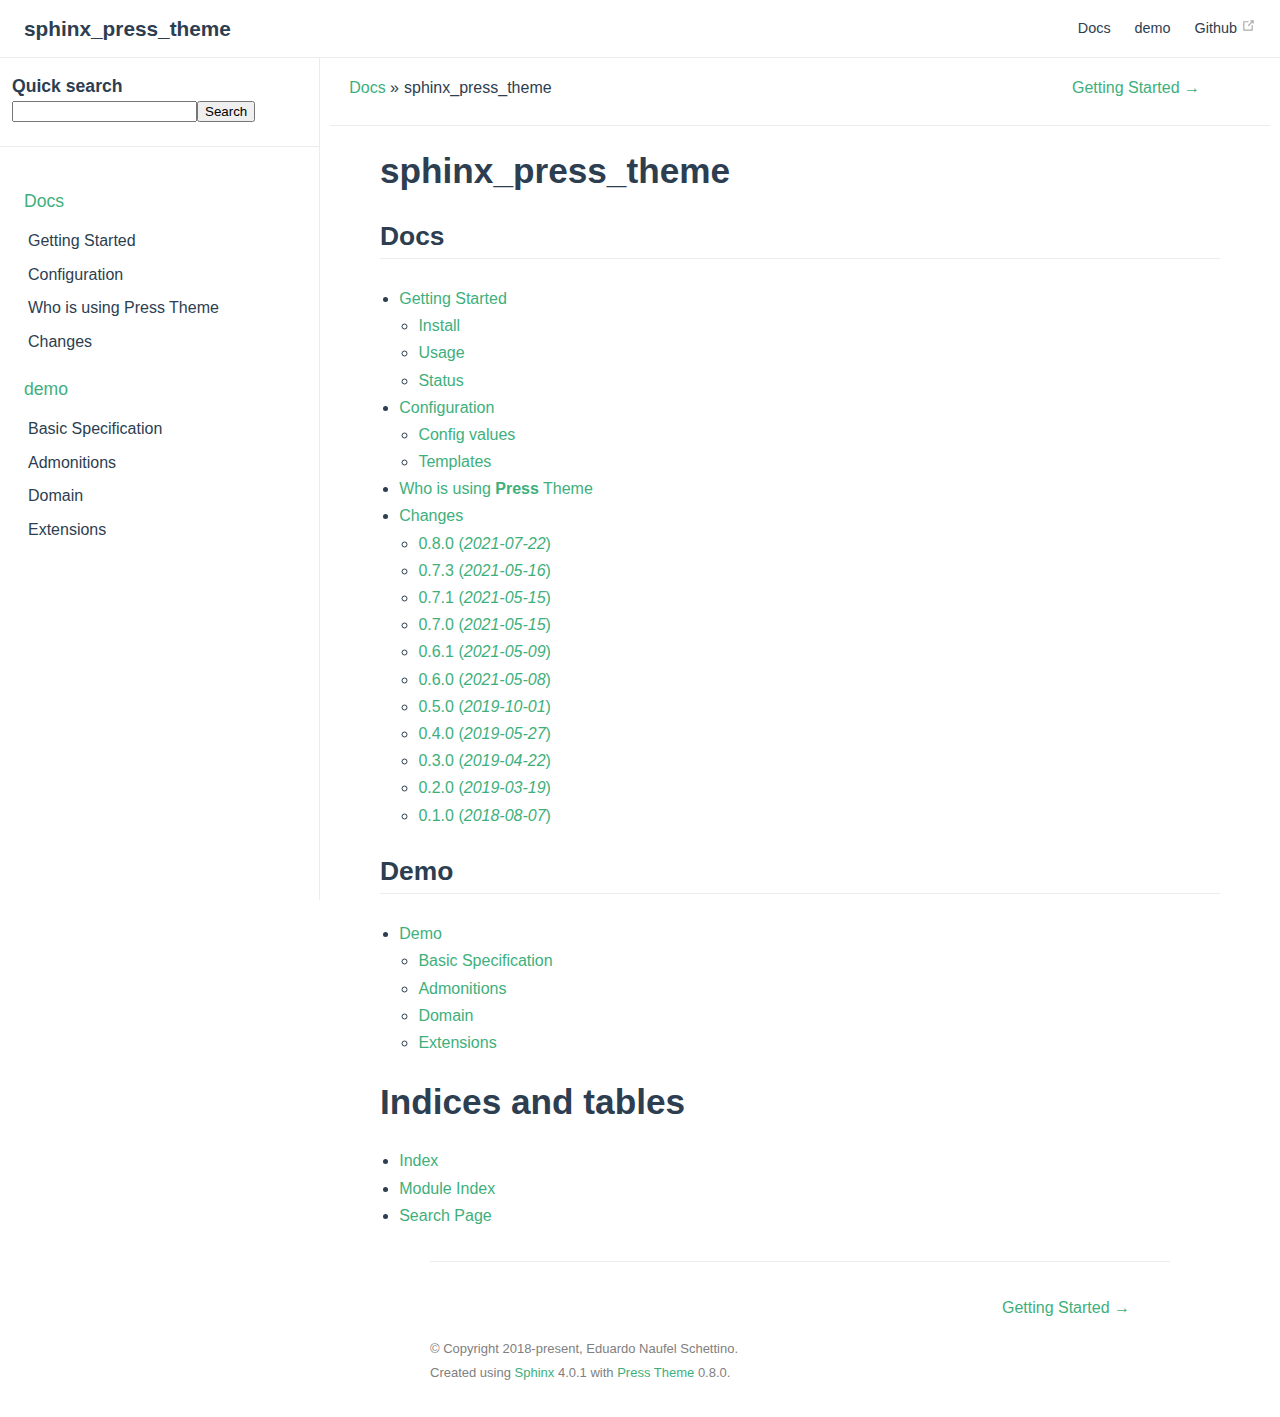
<file: index.html>
<!DOCTYPE html>
<html >
  <head>
    <meta charset="utf-8">
    <meta name="viewport" content="width=device-width,initial-scale=1"><meta name="generator" content="Docutils 0.17.1: http://docutils.sourceforge.net/" />

      <title>sphinx_press_theme</title>
    
          <link rel="stylesheet" href="_static/pygments.css" type="text/css" />
          <link rel="stylesheet" href="_static/theme.css " type="text/css" />
      
      <!-- sphinx script_files -->
        <script data-url_root="./" id="documentation_options" src="_static/documentation_options.js"></script>
        <script src="_static/jquery.js"></script>
        <script src="_static/underscore.js"></script>
        <script src="_static/doctools.js"></script>

      
      <!-- bundled in js (rollup iife) -->
      <!-- <script src="_static/theme-vendors.js"></script> -->
      <script src="_static/theme.js" defer></script>
    
  <link rel="author" title="About these documents" href="about.html" />
  <link rel="index" title="Index" href="genindex.html" />
  <link rel="search" title="Search" href="search.html" />
  <link rel="next" title="Getting Started" href="about.html" /> 
  </head>

  <body>
    <div id="app">
    <div class="theme-container" :class="pageClasses"><navbar @toggle-sidebar="toggleSidebar">
  <router-link to="#" class="home-link">
    
      <span class="site-name">sphinx_press_theme</span>
    
  </router-link>

  <div class="links">
    <navlinks class="can-hide">

  
    <div class="nav-item">
      <a href="#sphinx-press-theme"
         class="nav-link ">
         Docs
      </a>
    </div>
  
    <div class="nav-item">
      <a href="theme-demo/index.html#demo"
         class="nav-link ">
         demo
      </a>
    </div>
  



  
    <div class="nav-item">
      <a href="https://github.com/schettino72/sphinx_press_theme"
        class="nav-link external">
          Github <outboundlink></outboundlink>
      </a>
    </div>
  

    </navlinks>
  </div>
</navbar>

      
      <div class="sidebar-mask" @click="toggleSidebar(false)">
      </div>
        <sidebar @toggle-sidebar="toggleSidebar">
          
          <navlinks>
            

  
    <div class="nav-item">
      <a href="#sphinx-press-theme"
         class="nav-link ">
         Docs
      </a>
    </div>
  
    <div class="nav-item">
      <a href="theme-demo/index.html#demo"
         class="nav-link ">
         demo
      </a>
    </div>
  



  
    <div class="nav-item">
      <a href="https://github.com/schettino72/sphinx_press_theme"
        class="nav-link external">
          Github <outboundlink></outboundlink>
      </a>
    </div>
  

            
          </navlinks><div id="searchbox" class="searchbox" role="search">
  <div class="caption"><span class="caption-text">Quick search</span>
    <div class="searchformwrapper">
      <form class="search" action="search.html" method="get">
        <input type="text" name="q" />
        <input type="submit" value="Search" />
        <input type="hidden" name="check_keywords" value="yes" />
        <input type="hidden" name="area" value="default" />
      </form>
    </div>
  </div>
</div><div class="sidebar-links" role="navigation" aria-label="main navigation">
  
    <div class="sidebar-group">
      <p class="caption">
        <span class="caption-text"><a href="#sphinx-press-theme">Docs</a></span>
      </p>
      <ul class="">
        
          <li class="toctree-l1 ">
            
              <a href="about.html" class="reference internal ">Getting Started</a>
            

            
          </li>

        
          <li class="toctree-l1 ">
            
              <a href="configuration.html" class="reference internal ">Configuration</a>
            

            
          </li>

        
          <li class="toctree-l1 ">
            
              <a href="who.html" class="reference internal ">Who is using Press Theme</a>
            

            
          </li>

        
          <li class="toctree-l1 ">
            
              <a href="changes.html" class="reference internal ">Changes</a>
            

            
          </li>

        
      </ul>
    </div>
  
    <div class="sidebar-group">
      <p class="caption">
        <span class="caption-text"><a href="theme-demo/index.html#demo">demo</a></span>
      </p>
      <ul class="">
        
          <li class="toctree-l1 ">
            
              <a href="theme-demo/basic.html" class="reference internal ">Basic Specification</a>
            

            
          </li>

        
          <li class="toctree-l1 ">
            
              <a href="theme-demo/admonition.html" class="reference internal ">Admonitions</a>
            

            
          </li>

        
          <li class="toctree-l1 ">
            
              <a href="theme-demo/domain.html" class="reference internal ">Domain</a>
            

            
          </li>

        
          <li class="toctree-l1 ">
            
              <a href="theme-demo/extensions.html" class="reference internal ">Extensions</a>
            

            
          </li>

        
      </ul>
    </div>
  
</div>
        </sidebar>

      <page>
          <div class="body-header" role="navigation" aria-label="navigation">
  
  <ul class="breadcrumbs">
    <li><a href="#">Docs</a> &raquo;</li>
    
    <li>sphinx_press_theme</li>
  </ul>
  

  <ul class="page-nav">
  <li class="next">
    <a href="about.html"
       title="next chapter">Getting Started →</a>
  </li>
</ul>
  
</div>
<hr>
          <div class="content" role="main" v-pre>
            
  <section id="sphinx-press-theme">
<h1>sphinx_press_theme<a class="headerlink" href="#sphinx-press-theme" title="Permalink to this headline">¶</a></h1>
<div class="toctree-wrapper compound">
<p class="caption"><span class="caption-text">Docs</span></p>
<ul>
<li class="toctree-l1"><a class="reference internal" href="about.html">Getting Started</a><ul>
<li class="toctree-l2"><a class="reference internal" href="about.html#install">Install</a></li>
<li class="toctree-l2"><a class="reference internal" href="about.html#usage">Usage</a></li>
<li class="toctree-l2"><a class="reference internal" href="about.html#status">Status</a></li>
</ul>
</li>
<li class="toctree-l1"><a class="reference internal" href="configuration.html">Configuration</a><ul>
<li class="toctree-l2"><a class="reference internal" href="configuration.html#config-values">Config values</a></li>
<li class="toctree-l2"><a class="reference internal" href="configuration.html#templates">Templates</a></li>
</ul>
</li>
<li class="toctree-l1"><a class="reference internal" href="who.html">Who is using <strong>Press</strong> Theme</a></li>
<li class="toctree-l1"><a class="reference internal" href="changes.html">Changes</a><ul>
<li class="toctree-l2"><a class="reference internal" href="changes.html#id1">0.8.0 (<em>2021-07-22</em>)</a></li>
<li class="toctree-l2"><a class="reference internal" href="changes.html#id2">0.7.3 (<em>2021-05-16</em>)</a></li>
<li class="toctree-l2"><a class="reference internal" href="changes.html#id3">0.7.1 (<em>2021-05-15</em>)</a></li>
<li class="toctree-l2"><a class="reference internal" href="changes.html#id4">0.7.0 (<em>2021-05-15</em>)</a></li>
<li class="toctree-l2"><a class="reference internal" href="changes.html#id5">0.6.1 (<em>2021-05-09</em>)</a></li>
<li class="toctree-l2"><a class="reference internal" href="changes.html#id6">0.6.0 (<em>2021-05-08</em>)</a></li>
<li class="toctree-l2"><a class="reference internal" href="changes.html#id7">0.5.0 (<em>2019-10-01</em>)</a></li>
<li class="toctree-l2"><a class="reference internal" href="changes.html#id8">0.4.0 (<em>2019-05-27</em>)</a></li>
<li class="toctree-l2"><a class="reference internal" href="changes.html#id9">0.3.0 (<em>2019-04-22</em>)</a></li>
<li class="toctree-l2"><a class="reference internal" href="changes.html#id10">0.2.0 (<em>2019-03-19</em>)</a></li>
<li class="toctree-l2"><a class="reference internal" href="changes.html#id11">0.1.0 (<em>2018-08-07</em>)</a></li>
</ul>
</li>
</ul>
</div>
<div class="toctree-wrapper compound">
<p class="caption"><span class="caption-text">Demo</span></p>
<ul>
<li class="toctree-l1"><a class="reference internal" href="theme-demo/index.html">Demo</a><ul>
<li class="toctree-l2"><a class="reference internal" href="theme-demo/basic.html">Basic Specification</a></li>
<li class="toctree-l2"><a class="reference internal" href="theme-demo/admonition.html">Admonitions</a></li>
<li class="toctree-l2"><a class="reference internal" href="theme-demo/domain.html">Domain</a></li>
<li class="toctree-l2"><a class="reference internal" href="theme-demo/extensions.html">Extensions</a></li>
</ul>
</li>
</ul>
</div>
</section>
<section id="indices-and-tables">
<h1>Indices and tables<a class="headerlink" href="#indices-and-tables" title="Permalink to this headline">¶</a></h1>
<ul class="simple">
<li><p><a class="reference internal" href="genindex.html"><span class="std std-ref">Index</span></a></p></li>
<li><p><a class="reference internal" href="py-modindex.html"><span class="std std-ref">Module Index</span></a></p></li>
<li><p><a class="reference internal" href="search.html"><span class="std std-ref">Search Page</span></a></p></li>
</ul>
</section>


          </div>
          <div class="page-nav">
            <div class="inner"><ul class="page-nav">
  <li class="next">
    <a href="about.html"
       title="next chapter">Getting Started →</a>
  </li>
</ul><div class="footer" role="contentinfo">
      &#169; Copyright 2018-present, Eduardo Naufel Schettino.
    <br>
    Created using <a href="http://sphinx-doc.org/">Sphinx</a> 4.0.1 with <a href="https://github.com/schettino72/sphinx_press_theme">Press Theme</a> 0.8.0.
</div>
            </div>
          </div>
      </page>
    </div></div>
    
    
  </body>
</html>
</file>
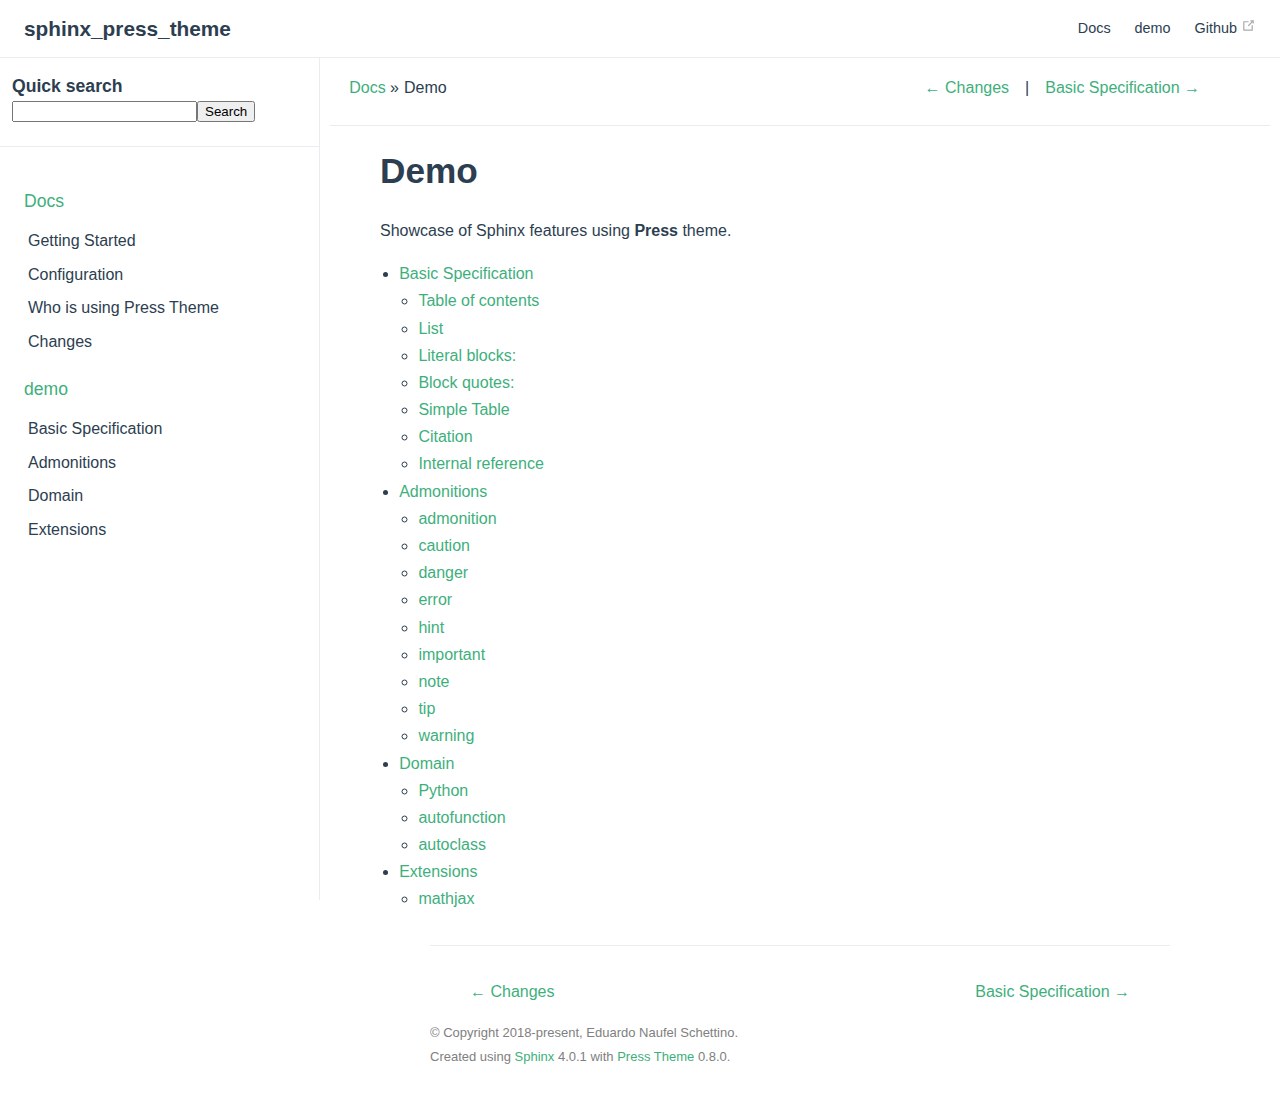
<file: theme-demo/index.html>
<!DOCTYPE html>
<html >
  <head>
    <meta charset="utf-8">
    <meta name="viewport" content="width=device-width,initial-scale=1"><meta name="generator" content="Docutils 0.17.1: http://docutils.sourceforge.net/" />

      <title>Demo</title>
    
          <link rel="stylesheet" href="../_static/pygments.css" type="text/css" />
          <link rel="stylesheet" href="../_static/theme.css " type="text/css" />
      
      <!-- sphinx script_files -->
        <script data-url_root="../" id="documentation_options" src="../_static/documentation_options.js"></script>
        <script src="../_static/jquery.js"></script>
        <script src="../_static/underscore.js"></script>
        <script src="../_static/doctools.js"></script>

      
      <!-- bundled in js (rollup iife) -->
      <!-- <script src="../_static/theme-vendors.js"></script> -->
      <script src="../_static/theme.js" defer></script>
    
  <link rel="author" title="About these documents" href="../about.html" />
  <link rel="index" title="Index" href="../genindex.html" />
  <link rel="search" title="Search" href="../search.html" />
  <link rel="next" title="Basic Specification" href="basic.html" />
  <link rel="prev" title="Changes" href="../changes.html" /> 
  </head>

  <body>
    <div id="app">
    <div class="theme-container" :class="pageClasses"><navbar @toggle-sidebar="toggleSidebar">
  <router-link to="../index.html" class="home-link">
    
      <span class="site-name">sphinx_press_theme</span>
    
  </router-link>

  <div class="links">
    <navlinks class="can-hide">

  
    <div class="nav-item">
      <a href="../index.html#sphinx-press-theme"
         class="nav-link ">
         Docs
      </a>
    </div>
  
    <div class="nav-item">
      <a href="#demo"
         class="nav-link ">
         demo
      </a>
    </div>
  



  
    <div class="nav-item">
      <a href="https://github.com/schettino72/sphinx_press_theme"
        class="nav-link external">
          Github <outboundlink></outboundlink>
      </a>
    </div>
  

    </navlinks>
  </div>
</navbar>

      
      <div class="sidebar-mask" @click="toggleSidebar(false)">
      </div>
        <sidebar @toggle-sidebar="toggleSidebar">
          
          <navlinks>
            

  
    <div class="nav-item">
      <a href="../index.html#sphinx-press-theme"
         class="nav-link ">
         Docs
      </a>
    </div>
  
    <div class="nav-item">
      <a href="#demo"
         class="nav-link ">
         demo
      </a>
    </div>
  



  
    <div class="nav-item">
      <a href="https://github.com/schettino72/sphinx_press_theme"
        class="nav-link external">
          Github <outboundlink></outboundlink>
      </a>
    </div>
  

            
          </navlinks><div id="searchbox" class="searchbox" role="search">
  <div class="caption"><span class="caption-text">Quick search</span>
    <div class="searchformwrapper">
      <form class="search" action="../search.html" method="get">
        <input type="text" name="q" />
        <input type="submit" value="Search" />
        <input type="hidden" name="check_keywords" value="yes" />
        <input type="hidden" name="area" value="default" />
      </form>
    </div>
  </div>
</div><div class="sidebar-links" role="navigation" aria-label="main navigation">
  
    <div class="sidebar-group">
      <p class="caption">
        <span class="caption-text"><a href="../index.html#sphinx-press-theme">Docs</a></span>
      </p>
      <ul class="">
        
          <li class="toctree-l1 ">
            
              <a href="../about.html" class="reference internal ">Getting Started</a>
            

            
          </li>

        
          <li class="toctree-l1 ">
            
              <a href="../configuration.html" class="reference internal ">Configuration</a>
            

            
          </li>

        
          <li class="toctree-l1 ">
            
              <a href="../who.html" class="reference internal ">Who is using Press Theme</a>
            

            
          </li>

        
          <li class="toctree-l1 ">
            
              <a href="../changes.html" class="reference internal ">Changes</a>
            

            
          </li>

        
      </ul>
    </div>
  
    <div class="sidebar-group">
      <p class="caption">
        <span class="caption-text"><a href="#demo">demo</a></span>
      </p>
      <ul class="">
        
          <li class="toctree-l1 ">
            
              <a href="basic.html" class="reference internal ">Basic Specification</a>
            

            
          </li>

        
          <li class="toctree-l1 ">
            
              <a href="admonition.html" class="reference internal ">Admonitions</a>
            

            
          </li>

        
          <li class="toctree-l1 ">
            
              <a href="domain.html" class="reference internal ">Domain</a>
            

            
          </li>

        
          <li class="toctree-l1 ">
            
              <a href="extensions.html" class="reference internal ">Extensions</a>
            

            
          </li>

        
      </ul>
    </div>
  
</div>
        </sidebar>

      <page>
          <div class="body-header" role="navigation" aria-label="navigation">
  
  <ul class="breadcrumbs">
    <li><a href="../index.html">Docs</a> &raquo;</li>
    
    <li>Demo</li>
  </ul>
  

  <ul class="page-nav">
  <li class="prev">
    <a href="../changes.html"
       title="previous chapter">← Changes</a>
  </li>
  <li class="next">
    <a href="basic.html"
       title="next chapter">Basic Specification →</a>
  </li>
</ul>
  
</div>
<hr>
          <div class="content" role="main" v-pre>
            
  <section id="demo">
<h1>Demo<a class="headerlink" href="#demo" title="Permalink to this headline">¶</a></h1>
<p>Showcase of Sphinx features using <strong>Press</strong> theme.</p>
<div class="toctree-wrapper compound">
<ul>
<li class="toctree-l1"><a class="reference internal" href="basic.html">Basic Specification</a><ul>
<li class="toctree-l2"><a class="reference internal" href="basic.html#table-of-contents">Table of contents</a></li>
<li class="toctree-l2"><a class="reference internal" href="basic.html#list">List</a></li>
<li class="toctree-l2"><a class="reference internal" href="basic.html#literal-blocks">Literal blocks:</a></li>
<li class="toctree-l2"><a class="reference internal" href="basic.html#block-quotes">Block quotes:</a></li>
<li class="toctree-l2"><a class="reference internal" href="basic.html#simple-table">Simple Table</a></li>
<li class="toctree-l2"><a class="reference internal" href="basic.html#citation">Citation</a></li>
<li class="toctree-l2"><a class="reference internal" href="basic.html#internal-reference">Internal reference</a></li>
</ul>
</li>
<li class="toctree-l1"><a class="reference internal" href="admonition.html">Admonitions</a><ul>
<li class="toctree-l2"><a class="reference internal" href="admonition.html#admonition">admonition</a></li>
<li class="toctree-l2"><a class="reference internal" href="admonition.html#caution">caution</a></li>
<li class="toctree-l2"><a class="reference internal" href="admonition.html#danger">danger</a></li>
<li class="toctree-l2"><a class="reference internal" href="admonition.html#error">error</a></li>
<li class="toctree-l2"><a class="reference internal" href="admonition.html#hint">hint</a></li>
<li class="toctree-l2"><a class="reference internal" href="admonition.html#important">important</a></li>
<li class="toctree-l2"><a class="reference internal" href="admonition.html#note">note</a></li>
<li class="toctree-l2"><a class="reference internal" href="admonition.html#tip">tip</a></li>
<li class="toctree-l2"><a class="reference internal" href="admonition.html#warning">warning</a></li>
</ul>
</li>
<li class="toctree-l1"><a class="reference internal" href="domain.html">Domain</a><ul>
<li class="toctree-l2"><a class="reference internal" href="domain.html#module-foo">Python</a></li>
<li class="toctree-l2"><a class="reference internal" href="domain.html#autofunction">autofunction</a></li>
<li class="toctree-l2"><a class="reference internal" href="domain.html#autoclass">autoclass</a></li>
</ul>
</li>
<li class="toctree-l1"><a class="reference internal" href="extensions.html">Extensions</a><ul>
<li class="toctree-l2"><a class="reference internal" href="extensions.html#mathjax">mathjax</a></li>
</ul>
</li>
</ul>
</div>
</section>


          </div>
          <div class="page-nav">
            <div class="inner"><ul class="page-nav">
  <li class="prev">
    <a href="../changes.html"
       title="previous chapter">← Changes</a>
  </li>
  <li class="next">
    <a href="basic.html"
       title="next chapter">Basic Specification →</a>
  </li>
</ul><div class="footer" role="contentinfo">
      &#169; Copyright 2018-present, Eduardo Naufel Schettino.
    <br>
    Created using <a href="http://sphinx-doc.org/">Sphinx</a> 4.0.1 with <a href="https://github.com/schettino72/sphinx_press_theme">Press Theme</a> 0.8.0.
</div>
            </div>
          </div>
      </page>
    </div></div>
    
    
  </body>
</html>
</file>
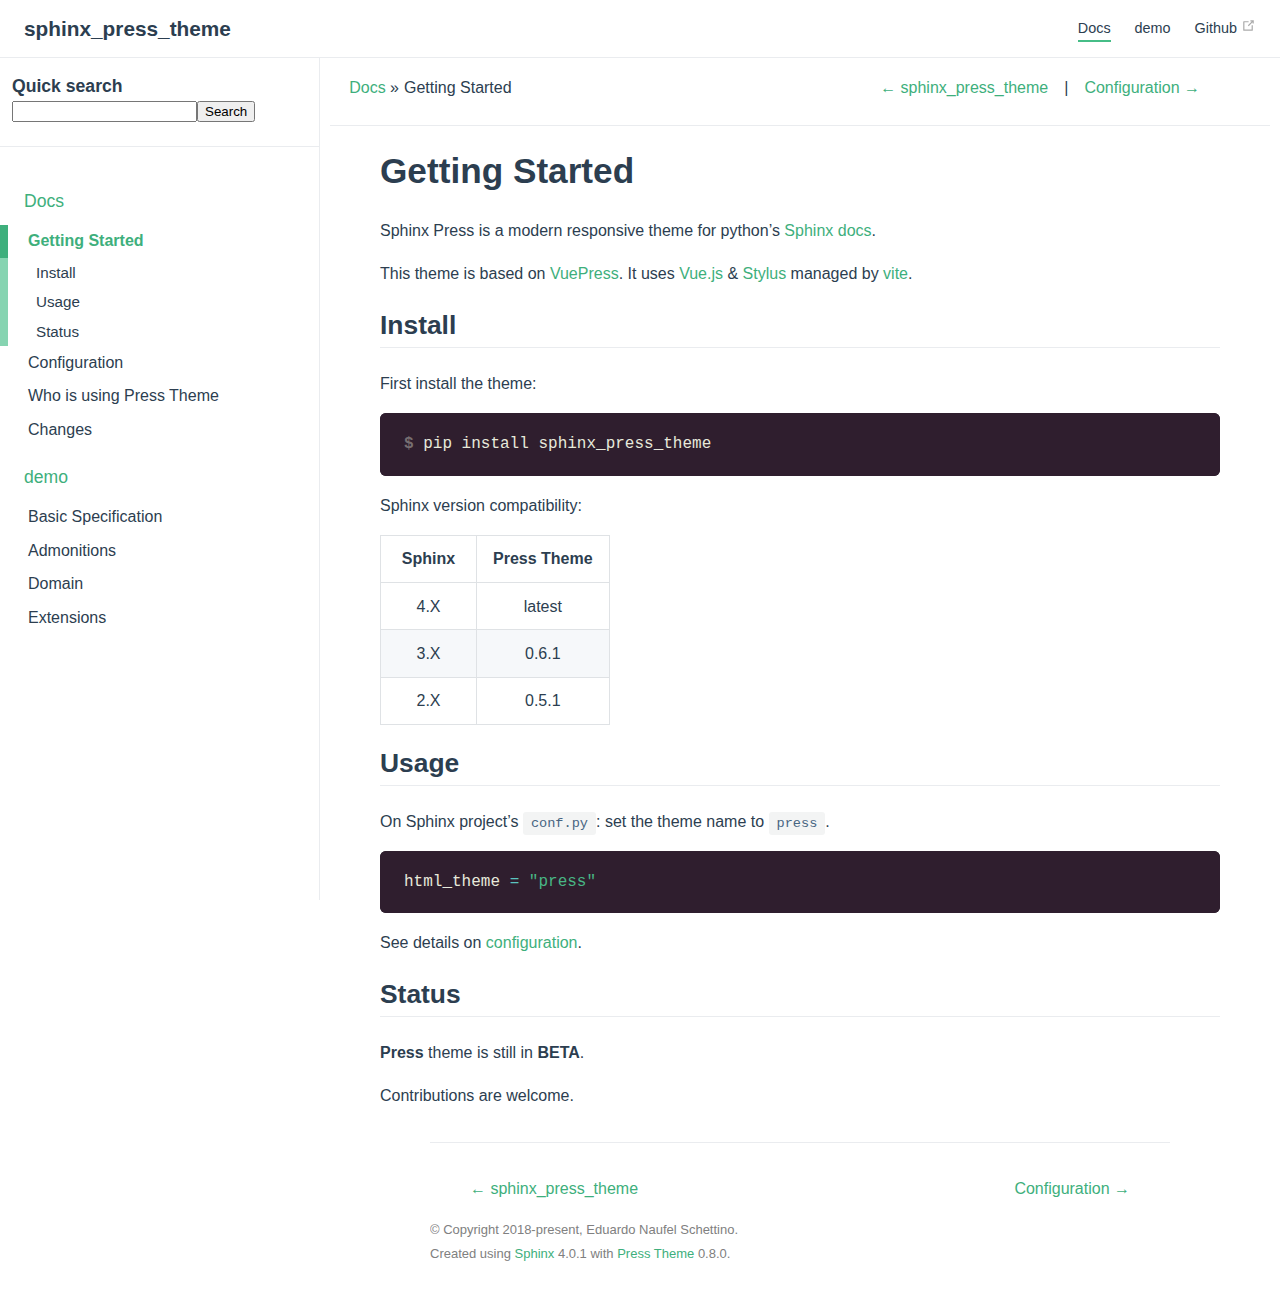
<file: about.html>
<!DOCTYPE html>
<html >
  <head>
    <meta charset="utf-8">
    <meta name="viewport" content="width=device-width,initial-scale=1"><meta name="generator" content="Docutils 0.17.1: http://docutils.sourceforge.net/" />

      <title>Getting Started</title>
    
          <link rel="stylesheet" href="_static/pygments.css" type="text/css" />
          <link rel="stylesheet" href="_static/theme.css " type="text/css" />
      
      <!-- sphinx script_files -->
        <script data-url_root="./" id="documentation_options" src="_static/documentation_options.js"></script>
        <script src="_static/jquery.js"></script>
        <script src="_static/underscore.js"></script>
        <script src="_static/doctools.js"></script>

      
      <!-- bundled in js (rollup iife) -->
      <!-- <script src="_static/theme-vendors.js"></script> -->
      <script src="_static/theme.js" defer></script>
    
  <link rel="author" title="About these documents" href="#" />
  <link rel="index" title="Index" href="genindex.html" />
  <link rel="search" title="Search" href="search.html" />
  <link rel="next" title="Configuration" href="configuration.html" />
  <link rel="prev" title="sphinx_press_theme" href="index.html" /> 
  </head>

  <body>
    <div id="app">
    <div class="theme-container" :class="pageClasses"><navbar @toggle-sidebar="toggleSidebar">
  <router-link to="index.html" class="home-link">
    
      <span class="site-name">sphinx_press_theme</span>
    
  </router-link>

  <div class="links">
    <navlinks class="can-hide">

  
    <div class="nav-item">
      <a href="index.html#sphinx-press-theme"
         class="nav-link  router-link-active">
         Docs
      </a>
    </div>
  
    <div class="nav-item">
      <a href="theme-demo/index.html#demo"
         class="nav-link ">
         demo
      </a>
    </div>
  



  
    <div class="nav-item">
      <a href="https://github.com/schettino72/sphinx_press_theme"
        class="nav-link external">
          Github <outboundlink></outboundlink>
      </a>
    </div>
  

    </navlinks>
  </div>
</navbar>

      
      <div class="sidebar-mask" @click="toggleSidebar(false)">
      </div>
        <sidebar @toggle-sidebar="toggleSidebar">
          
          <navlinks>
            

  
    <div class="nav-item">
      <a href="index.html#sphinx-press-theme"
         class="nav-link  router-link-active">
         Docs
      </a>
    </div>
  
    <div class="nav-item">
      <a href="theme-demo/index.html#demo"
         class="nav-link ">
         demo
      </a>
    </div>
  



  
    <div class="nav-item">
      <a href="https://github.com/schettino72/sphinx_press_theme"
        class="nav-link external">
          Github <outboundlink></outboundlink>
      </a>
    </div>
  

            
          </navlinks><div id="searchbox" class="searchbox" role="search">
  <div class="caption"><span class="caption-text">Quick search</span>
    <div class="searchformwrapper">
      <form class="search" action="search.html" method="get">
        <input type="text" name="q" />
        <input type="submit" value="Search" />
        <input type="hidden" name="check_keywords" value="yes" />
        <input type="hidden" name="area" value="default" />
      </form>
    </div>
  </div>
</div><div class="sidebar-links" role="navigation" aria-label="main navigation">
  
    <div class="sidebar-group">
      <p class="caption">
        <span class="caption-text"><a href="index.html#sphinx-press-theme">Docs</a></span>
      </p>
      <ul class="current">
        
          <li class="toctree-l1 current">
            
              <a href="#" class="reference internal current">Getting Started</a>
            

            
              <ul>
                
                  <li class="toctree-l2"><a href="#install" class="reference internal">Install</a></li>
                
                  <li class="toctree-l2"><a href="#usage" class="reference internal">Usage</a></li>
                
                  <li class="toctree-l2"><a href="#status" class="reference internal">Status</a></li>
                
              </ul>
            
          </li>

        
          <li class="toctree-l1 ">
            
              <a href="configuration.html" class="reference internal ">Configuration</a>
            

            
          </li>

        
          <li class="toctree-l1 ">
            
              <a href="who.html" class="reference internal ">Who is using Press Theme</a>
            

            
          </li>

        
          <li class="toctree-l1 ">
            
              <a href="changes.html" class="reference internal ">Changes</a>
            

            
          </li>

        
      </ul>
    </div>
  
    <div class="sidebar-group">
      <p class="caption">
        <span class="caption-text"><a href="theme-demo/index.html#demo">demo</a></span>
      </p>
      <ul class="">
        
          <li class="toctree-l1 ">
            
              <a href="theme-demo/basic.html" class="reference internal ">Basic Specification</a>
            

            
          </li>

        
          <li class="toctree-l1 ">
            
              <a href="theme-demo/admonition.html" class="reference internal ">Admonitions</a>
            

            
          </li>

        
          <li class="toctree-l1 ">
            
              <a href="theme-demo/domain.html" class="reference internal ">Domain</a>
            

            
          </li>

        
          <li class="toctree-l1 ">
            
              <a href="theme-demo/extensions.html" class="reference internal ">Extensions</a>
            

            
          </li>

        
      </ul>
    </div>
  
</div>
        </sidebar>

      <page>
          <div class="body-header" role="navigation" aria-label="navigation">
  
  <ul class="breadcrumbs">
    <li><a href="index.html">Docs</a> &raquo;</li>
    
    <li>Getting Started</li>
  </ul>
  

  <ul class="page-nav">
  <li class="prev">
    <a href="index.html"
       title="previous chapter">← sphinx_press_theme</a>
  </li>
  <li class="next">
    <a href="configuration.html"
       title="next chapter">Configuration →</a>
  </li>
</ul>
  
</div>
<hr>
          <div class="content" role="main" v-pre>
            
  <section id="getting-started">
<h1>Getting Started<a class="headerlink" href="#getting-started" title="Permalink to this headline">¶</a></h1>
<p>Sphinx Press is a modern responsive theme for python’s
<a class="reference external" href="http://www.sphinx-doc.org">Sphinx docs</a>.</p>
<p>This theme is based on <a class="reference external" href="https://vuepress.vuejs.org/">VuePress</a>.
It uses <a class="reference external" href="https://vuejs.org/">Vue.js</a> &amp;
<a class="reference external" href="http://stylus-lang.com/">Stylus</a> managed by
<a class="reference external" href="http://vitejs.dev/">vite</a>.</p>
<section id="install">
<h2>Install<a class="headerlink" href="#install" title="Permalink to this headline">¶</a></h2>
<p>First install the theme:</p>
<div class="highlight-console notranslate"><div class="highlight"><pre><span></span><span class="gp">$ </span>pip install sphinx_press_theme
</pre></div>
</div>
<p>Sphinx version compatibility:</p>
<table class="docutils align-default">
<colgroup>
<col style="width: 42%" />
<col style="width: 58%" />
</colgroup>
<thead>
<tr class="row-odd"><th class="head"><p>Sphinx</p></th>
<th class="head"><p>Press Theme</p></th>
</tr>
</thead>
<tbody>
<tr class="row-even"><td><p>4.X</p></td>
<td><p>latest</p></td>
</tr>
<tr class="row-odd"><td><p>3.X</p></td>
<td><p>0.6.1</p></td>
</tr>
<tr class="row-even"><td><p>2.X</p></td>
<td><p>0.5.1</p></td>
</tr>
</tbody>
</table>
</section>
<section id="usage">
<h2>Usage<a class="headerlink" href="#usage" title="Permalink to this headline">¶</a></h2>
<p>On Sphinx project’s <code class="docutils literal notranslate"><span class="pre">conf.py</span></code>: set the theme name to <code class="docutils literal notranslate"><span class="pre">press</span></code>.</p>
<div class="highlight-python notranslate"><div class="highlight"><pre><span></span><span class="n">html_theme</span> <span class="o">=</span> <span class="s2">&quot;press&quot;</span>
</pre></div>
</div>
<p>See details on <a class="reference internal" href="configuration.html"><span class="doc">configuration</span></a>.</p>
</section>
<section id="status">
<h2>Status<a class="headerlink" href="#status" title="Permalink to this headline">¶</a></h2>
<p><strong>Press</strong> theme is still in <strong>BETA</strong>.</p>
<p>Contributions are welcome.</p>
</section>
</section>


          </div>
          <div class="page-nav">
            <div class="inner"><ul class="page-nav">
  <li class="prev">
    <a href="index.html"
       title="previous chapter">← sphinx_press_theme</a>
  </li>
  <li class="next">
    <a href="configuration.html"
       title="next chapter">Configuration →</a>
  </li>
</ul><div class="footer" role="contentinfo">
      &#169; Copyright 2018-present, Eduardo Naufel Schettino.
    <br>
    Created using <a href="http://sphinx-doc.org/">Sphinx</a> 4.0.1 with <a href="https://github.com/schettino72/sphinx_press_theme">Press Theme</a> 0.8.0.
</div>
            </div>
          </div>
      </page>
    </div></div>
    
    
  </body>
</html>
</file>
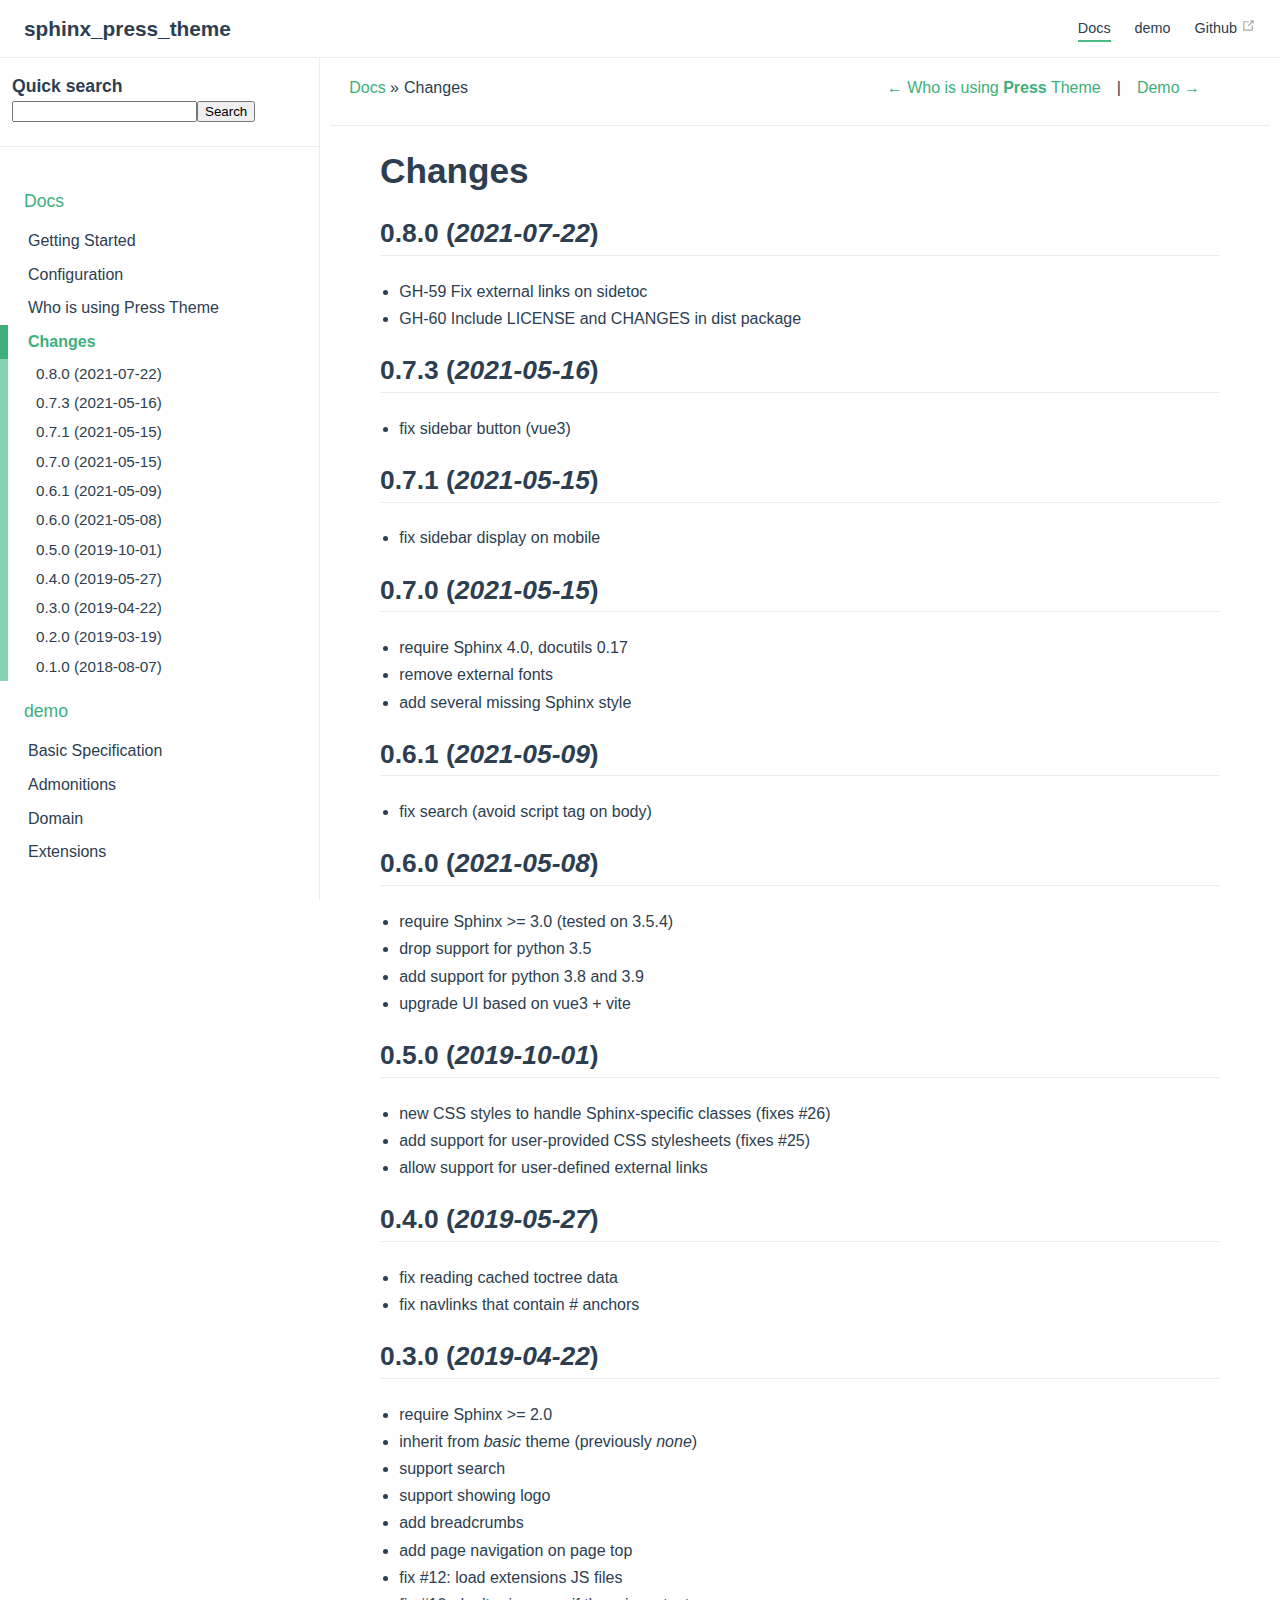
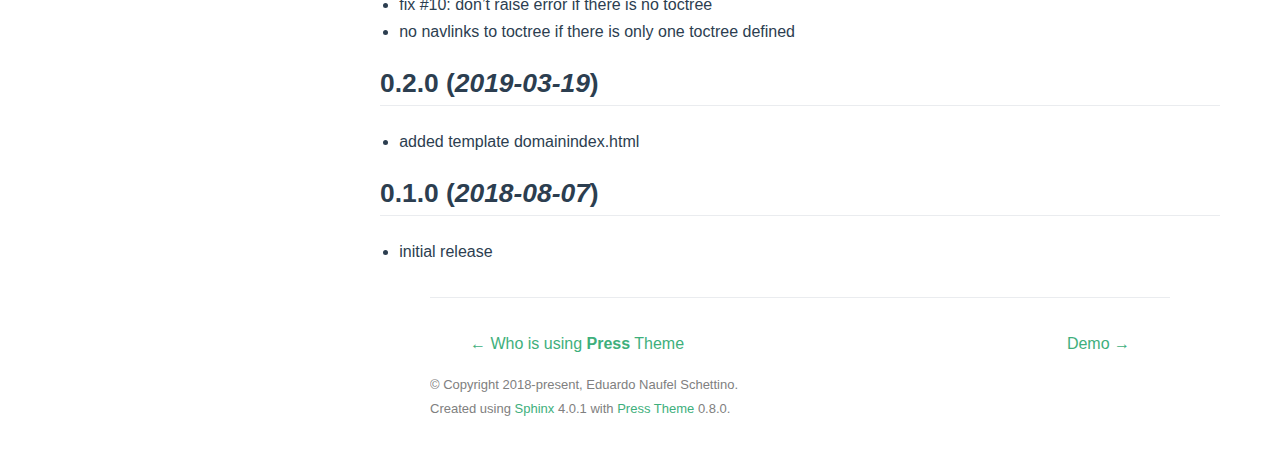
<file: changes.html>
<!DOCTYPE html>
<html >
  <head>
    <meta charset="utf-8">
    <meta name="viewport" content="width=device-width,initial-scale=1"><meta name="generator" content="Docutils 0.17.1: http://docutils.sourceforge.net/" />

      <title>Changes</title>
    
          <link rel="stylesheet" href="_static/pygments.css" type="text/css" />
          <link rel="stylesheet" href="_static/theme.css " type="text/css" />
      
      <!-- sphinx script_files -->
        <script data-url_root="./" id="documentation_options" src="_static/documentation_options.js"></script>
        <script src="_static/jquery.js"></script>
        <script src="_static/underscore.js"></script>
        <script src="_static/doctools.js"></script>

      
      <!-- bundled in js (rollup iife) -->
      <!-- <script src="_static/theme-vendors.js"></script> -->
      <script src="_static/theme.js" defer></script>
    
  <link rel="author" title="About these documents" href="about.html" />
  <link rel="index" title="Index" href="genindex.html" />
  <link rel="search" title="Search" href="search.html" />
  <link rel="next" title="Demo" href="theme-demo/index.html" />
  <link rel="prev" title="Who is using Press Theme" href="who.html" /> 
  </head>

  <body>
    <div id="app">
    <div class="theme-container" :class="pageClasses"><navbar @toggle-sidebar="toggleSidebar">
  <router-link to="index.html" class="home-link">
    
      <span class="site-name">sphinx_press_theme</span>
    
  </router-link>

  <div class="links">
    <navlinks class="can-hide">

  
    <div class="nav-item">
      <a href="index.html#sphinx-press-theme"
         class="nav-link  router-link-active">
         Docs
      </a>
    </div>
  
    <div class="nav-item">
      <a href="theme-demo/index.html#demo"
         class="nav-link ">
         demo
      </a>
    </div>
  



  
    <div class="nav-item">
      <a href="https://github.com/schettino72/sphinx_press_theme"
        class="nav-link external">
          Github <outboundlink></outboundlink>
      </a>
    </div>
  

    </navlinks>
  </div>
</navbar>

      
      <div class="sidebar-mask" @click="toggleSidebar(false)">
      </div>
        <sidebar @toggle-sidebar="toggleSidebar">
          
          <navlinks>
            

  
    <div class="nav-item">
      <a href="index.html#sphinx-press-theme"
         class="nav-link  router-link-active">
         Docs
      </a>
    </div>
  
    <div class="nav-item">
      <a href="theme-demo/index.html#demo"
         class="nav-link ">
         demo
      </a>
    </div>
  



  
    <div class="nav-item">
      <a href="https://github.com/schettino72/sphinx_press_theme"
        class="nav-link external">
          Github <outboundlink></outboundlink>
      </a>
    </div>
  

            
          </navlinks><div id="searchbox" class="searchbox" role="search">
  <div class="caption"><span class="caption-text">Quick search</span>
    <div class="searchformwrapper">
      <form class="search" action="search.html" method="get">
        <input type="text" name="q" />
        <input type="submit" value="Search" />
        <input type="hidden" name="check_keywords" value="yes" />
        <input type="hidden" name="area" value="default" />
      </form>
    </div>
  </div>
</div><div class="sidebar-links" role="navigation" aria-label="main navigation">
  
    <div class="sidebar-group">
      <p class="caption">
        <span class="caption-text"><a href="index.html#sphinx-press-theme">Docs</a></span>
      </p>
      <ul class="current">
        
          <li class="toctree-l1 ">
            
              <a href="about.html" class="reference internal ">Getting Started</a>
            

            
          </li>

        
          <li class="toctree-l1 ">
            
              <a href="configuration.html" class="reference internal ">Configuration</a>
            

            
          </li>

        
          <li class="toctree-l1 ">
            
              <a href="who.html" class="reference internal ">Who is using Press Theme</a>
            

            
          </li>

        
          <li class="toctree-l1 current">
            
              <a href="#" class="reference internal current">Changes</a>
            

            
              <ul>
                
                  <li class="toctree-l2"><a href="#id1" class="reference internal">0.8.0 (2021-07-22)</a></li>
                
                  <li class="toctree-l2"><a href="#id2" class="reference internal">0.7.3 (2021-05-16)</a></li>
                
                  <li class="toctree-l2"><a href="#id3" class="reference internal">0.7.1 (2021-05-15)</a></li>
                
                  <li class="toctree-l2"><a href="#id4" class="reference internal">0.7.0 (2021-05-15)</a></li>
                
                  <li class="toctree-l2"><a href="#id5" class="reference internal">0.6.1 (2021-05-09)</a></li>
                
                  <li class="toctree-l2"><a href="#id6" class="reference internal">0.6.0 (2021-05-08)</a></li>
                
                  <li class="toctree-l2"><a href="#id7" class="reference internal">0.5.0 (2019-10-01)</a></li>
                
                  <li class="toctree-l2"><a href="#id8" class="reference internal">0.4.0 (2019-05-27)</a></li>
                
                  <li class="toctree-l2"><a href="#id9" class="reference internal">0.3.0 (2019-04-22)</a></li>
                
                  <li class="toctree-l2"><a href="#id10" class="reference internal">0.2.0 (2019-03-19)</a></li>
                
                  <li class="toctree-l2"><a href="#id11" class="reference internal">0.1.0 (2018-08-07)</a></li>
                
              </ul>
            
          </li>

        
      </ul>
    </div>
  
    <div class="sidebar-group">
      <p class="caption">
        <span class="caption-text"><a href="theme-demo/index.html#demo">demo</a></span>
      </p>
      <ul class="">
        
          <li class="toctree-l1 ">
            
              <a href="theme-demo/basic.html" class="reference internal ">Basic Specification</a>
            

            
          </li>

        
          <li class="toctree-l1 ">
            
              <a href="theme-demo/admonition.html" class="reference internal ">Admonitions</a>
            

            
          </li>

        
          <li class="toctree-l1 ">
            
              <a href="theme-demo/domain.html" class="reference internal ">Domain</a>
            

            
          </li>

        
          <li class="toctree-l1 ">
            
              <a href="theme-demo/extensions.html" class="reference internal ">Extensions</a>
            

            
          </li>

        
      </ul>
    </div>
  
</div>
        </sidebar>

      <page>
          <div class="body-header" role="navigation" aria-label="navigation">
  
  <ul class="breadcrumbs">
    <li><a href="index.html">Docs</a> &raquo;</li>
    
    <li>Changes</li>
  </ul>
  

  <ul class="page-nav">
  <li class="prev">
    <a href="who.html"
       title="previous chapter">← Who is using <strong>Press</strong> Theme</a>
  </li>
  <li class="next">
    <a href="theme-demo/index.html"
       title="next chapter">Demo →</a>
  </li>
</ul>
  
</div>
<hr>
          <div class="content" role="main" v-pre>
            
  <section id="changes">
<h1>Changes<a class="headerlink" href="#changes" title="Permalink to this headline">¶</a></h1>
<section id="id1">
<h2>0.8.0 (<em>2021-07-22</em>)<a class="headerlink" href="#id1" title="Permalink to this headline">¶</a></h2>
<ul class="simple">
<li><p>GH-59 Fix external links on sidetoc</p></li>
<li><p>GH-60 Include LICENSE and CHANGES in dist package</p></li>
</ul>
</section>
<section id="id2">
<h2>0.7.3 (<em>2021-05-16</em>)<a class="headerlink" href="#id2" title="Permalink to this headline">¶</a></h2>
<ul class="simple">
<li><p>fix sidebar button (vue3)</p></li>
</ul>
</section>
<section id="id3">
<h2>0.7.1 (<em>2021-05-15</em>)<a class="headerlink" href="#id3" title="Permalink to this headline">¶</a></h2>
<ul class="simple">
<li><p>fix sidebar display on mobile</p></li>
</ul>
</section>
<section id="id4">
<h2>0.7.0 (<em>2021-05-15</em>)<a class="headerlink" href="#id4" title="Permalink to this headline">¶</a></h2>
<ul class="simple">
<li><p>require Sphinx 4.0, docutils 0.17</p></li>
<li><p>remove external fonts</p></li>
<li><p>add several missing Sphinx style</p></li>
</ul>
</section>
<section id="id5">
<h2>0.6.1 (<em>2021-05-09</em>)<a class="headerlink" href="#id5" title="Permalink to this headline">¶</a></h2>
<ul class="simple">
<li><p>fix search (avoid script tag on body)</p></li>
</ul>
</section>
<section id="id6">
<h2>0.6.0 (<em>2021-05-08</em>)<a class="headerlink" href="#id6" title="Permalink to this headline">¶</a></h2>
<ul class="simple">
<li><p>require Sphinx &gt;= 3.0 (tested on 3.5.4)</p></li>
<li><p>drop support for python 3.5</p></li>
<li><p>add support for python 3.8 and 3.9</p></li>
<li><p>upgrade UI based on vue3 + vite</p></li>
</ul>
</section>
<section id="id7">
<h2>0.5.0 (<em>2019-10-01</em>)<a class="headerlink" href="#id7" title="Permalink to this headline">¶</a></h2>
<ul class="simple">
<li><p>new CSS styles to handle Sphinx-specific classes (fixes #26)</p></li>
<li><p>add support for user-provided CSS stylesheets (fixes #25)</p></li>
<li><p>allow support for user-defined external links</p></li>
</ul>
</section>
<section id="id8">
<h2>0.4.0 (<em>2019-05-27</em>)<a class="headerlink" href="#id8" title="Permalink to this headline">¶</a></h2>
<ul class="simple">
<li><p>fix reading cached toctree data</p></li>
<li><p>fix navlinks that contain <cite>#</cite> anchors</p></li>
</ul>
</section>
<section id="id9">
<h2>0.3.0 (<em>2019-04-22</em>)<a class="headerlink" href="#id9" title="Permalink to this headline">¶</a></h2>
<ul class="simple">
<li><p>require Sphinx &gt;= 2.0</p></li>
<li><p>inherit from <cite>basic</cite> theme (previously <cite>none</cite>)</p></li>
<li><p>support search</p></li>
<li><p>support showing logo</p></li>
<li><p>add breadcrumbs</p></li>
<li><p>add page navigation on page top</p></li>
<li><p>fix #12: load extensions JS files</p></li>
<li><p>fix #10: don’t raise error if there is no toctree</p></li>
<li><p>no navlinks to toctree if there is only one toctree defined</p></li>
</ul>
</section>
<section id="id10">
<h2>0.2.0 (<em>2019-03-19</em>)<a class="headerlink" href="#id10" title="Permalink to this headline">¶</a></h2>
<ul class="simple">
<li><p>added template domainindex.html</p></li>
</ul>
</section>
<section id="id11">
<h2>0.1.0 (<em>2018-08-07</em>)<a class="headerlink" href="#id11" title="Permalink to this headline">¶</a></h2>
<ul class="simple">
<li><p>initial release</p></li>
</ul>
</section>
</section>


          </div>
          <div class="page-nav">
            <div class="inner"><ul class="page-nav">
  <li class="prev">
    <a href="who.html"
       title="previous chapter">← Who is using <strong>Press</strong> Theme</a>
  </li>
  <li class="next">
    <a href="theme-demo/index.html"
       title="next chapter">Demo →</a>
  </li>
</ul><div class="footer" role="contentinfo">
      &#169; Copyright 2018-present, Eduardo Naufel Schettino.
    <br>
    Created using <a href="http://sphinx-doc.org/">Sphinx</a> 4.0.1 with <a href="https://github.com/schettino72/sphinx_press_theme">Press Theme</a> 0.8.0.
</div>
            </div>
          </div>
      </page>
    </div></div>
    
    
  </body>
</html>
</file>
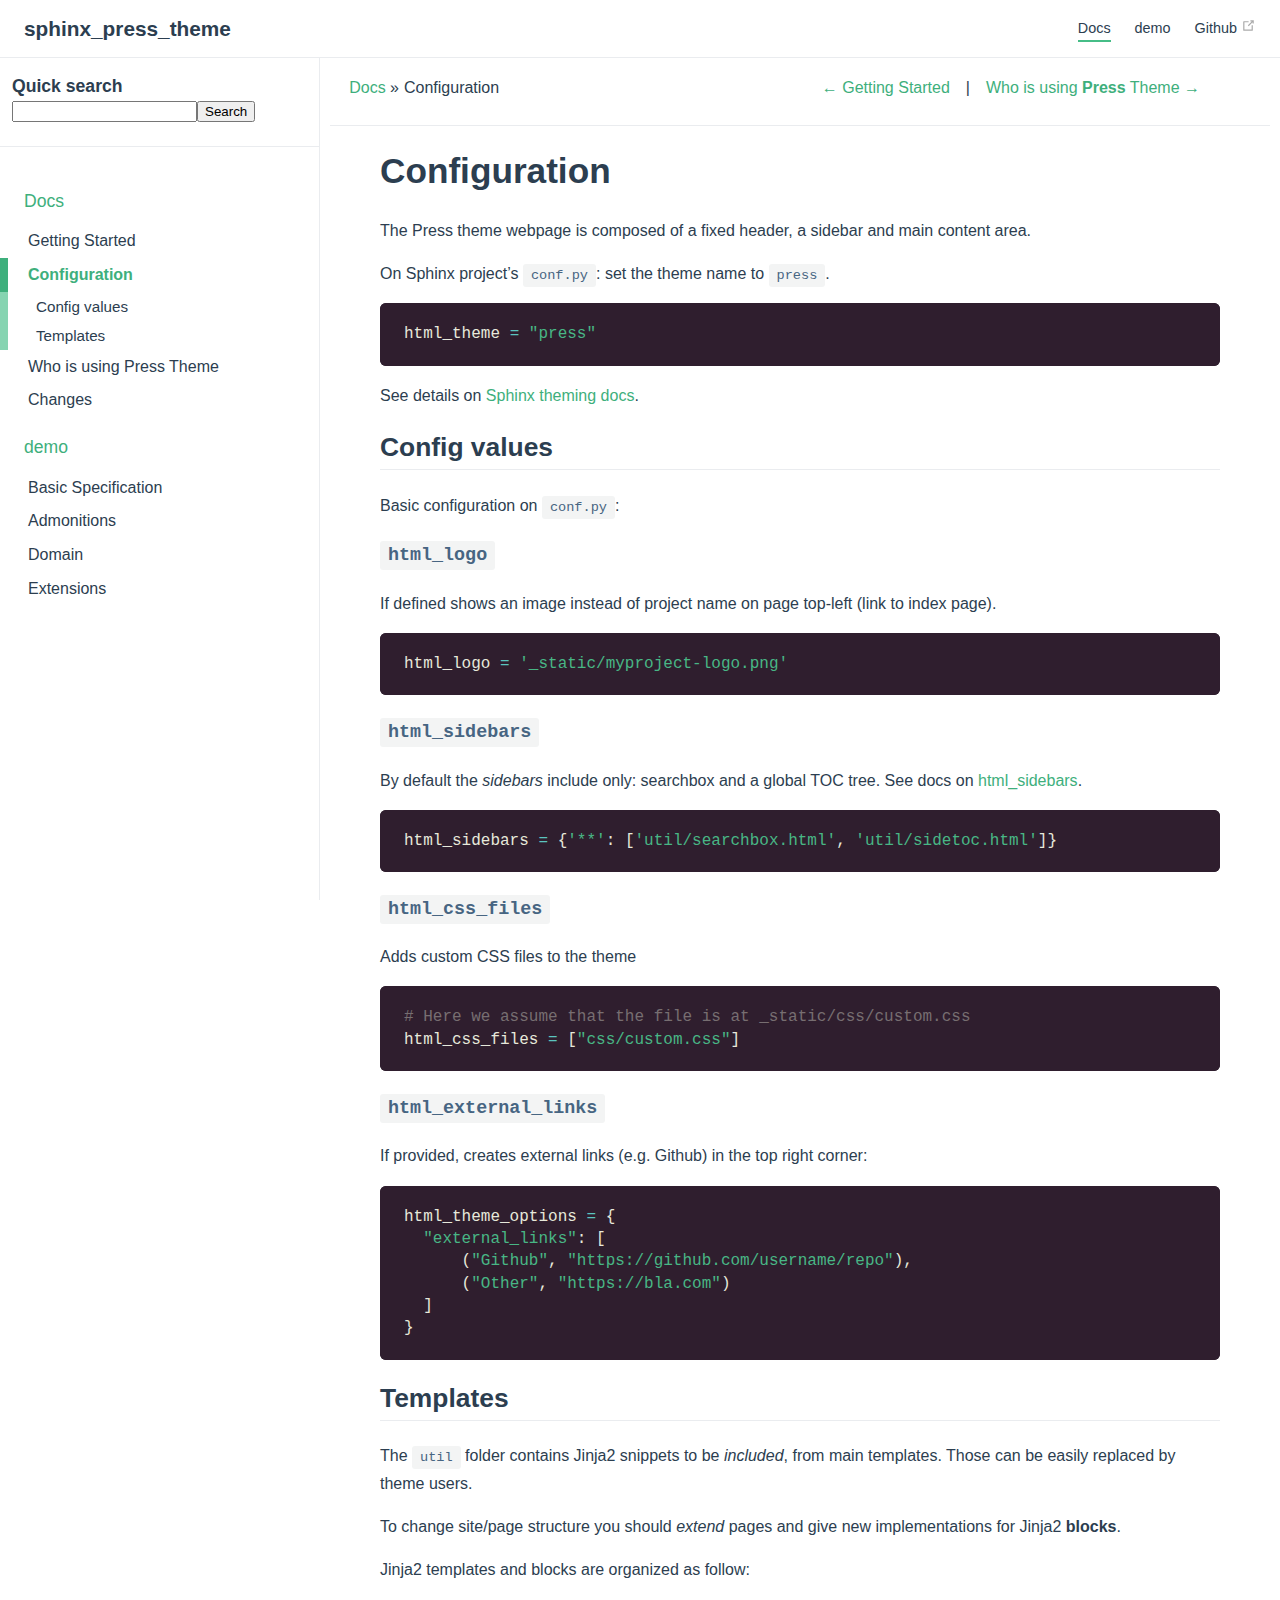
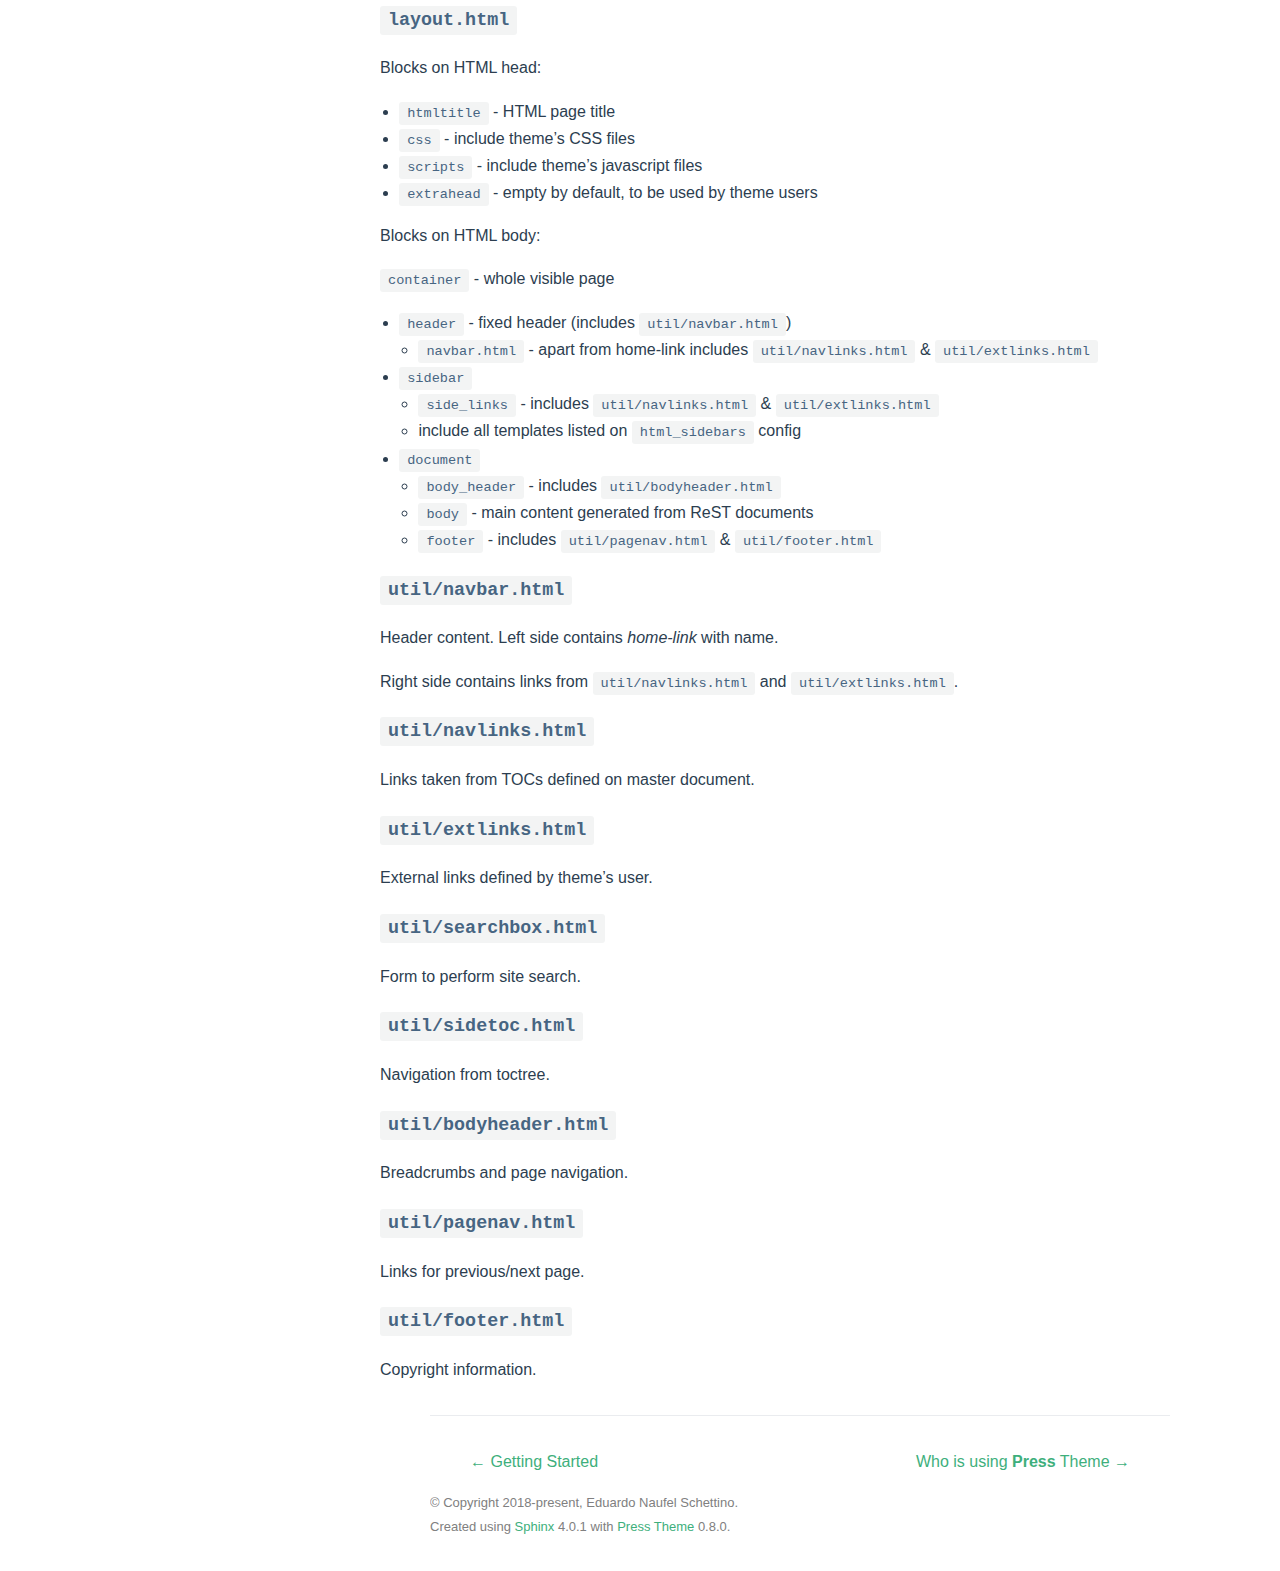
<file: configuration.html>
<!DOCTYPE html>
<html >
  <head>
    <meta charset="utf-8">
    <meta name="viewport" content="width=device-width,initial-scale=1"><meta name="generator" content="Docutils 0.17.1: http://docutils.sourceforge.net/" />

      <title>Configuration</title>
    
          <link rel="stylesheet" href="_static/pygments.css" type="text/css" />
          <link rel="stylesheet" href="_static/theme.css " type="text/css" />
      
      <!-- sphinx script_files -->
        <script data-url_root="./" id="documentation_options" src="_static/documentation_options.js"></script>
        <script src="_static/jquery.js"></script>
        <script src="_static/underscore.js"></script>
        <script src="_static/doctools.js"></script>

      
      <!-- bundled in js (rollup iife) -->
      <!-- <script src="_static/theme-vendors.js"></script> -->
      <script src="_static/theme.js" defer></script>
    
  <link rel="author" title="About these documents" href="about.html" />
  <link rel="index" title="Index" href="genindex.html" />
  <link rel="search" title="Search" href="search.html" />
  <link rel="next" title="Who is using Press Theme" href="who.html" />
  <link rel="prev" title="Getting Started" href="about.html" /> 
  </head>

  <body>
    <div id="app">
    <div class="theme-container" :class="pageClasses"><navbar @toggle-sidebar="toggleSidebar">
  <router-link to="index.html" class="home-link">
    
      <span class="site-name">sphinx_press_theme</span>
    
  </router-link>

  <div class="links">
    <navlinks class="can-hide">

  
    <div class="nav-item">
      <a href="index.html#sphinx-press-theme"
         class="nav-link  router-link-active">
         Docs
      </a>
    </div>
  
    <div class="nav-item">
      <a href="theme-demo/index.html#demo"
         class="nav-link ">
         demo
      </a>
    </div>
  



  
    <div class="nav-item">
      <a href="https://github.com/schettino72/sphinx_press_theme"
        class="nav-link external">
          Github <outboundlink></outboundlink>
      </a>
    </div>
  

    </navlinks>
  </div>
</navbar>

      
      <div class="sidebar-mask" @click="toggleSidebar(false)">
      </div>
        <sidebar @toggle-sidebar="toggleSidebar">
          
          <navlinks>
            

  
    <div class="nav-item">
      <a href="index.html#sphinx-press-theme"
         class="nav-link  router-link-active">
         Docs
      </a>
    </div>
  
    <div class="nav-item">
      <a href="theme-demo/index.html#demo"
         class="nav-link ">
         demo
      </a>
    </div>
  



  
    <div class="nav-item">
      <a href="https://github.com/schettino72/sphinx_press_theme"
        class="nav-link external">
          Github <outboundlink></outboundlink>
      </a>
    </div>
  

            
          </navlinks><div id="searchbox" class="searchbox" role="search">
  <div class="caption"><span class="caption-text">Quick search</span>
    <div class="searchformwrapper">
      <form class="search" action="search.html" method="get">
        <input type="text" name="q" />
        <input type="submit" value="Search" />
        <input type="hidden" name="check_keywords" value="yes" />
        <input type="hidden" name="area" value="default" />
      </form>
    </div>
  </div>
</div><div class="sidebar-links" role="navigation" aria-label="main navigation">
  
    <div class="sidebar-group">
      <p class="caption">
        <span class="caption-text"><a href="index.html#sphinx-press-theme">Docs</a></span>
      </p>
      <ul class="current">
        
          <li class="toctree-l1 ">
            
              <a href="about.html" class="reference internal ">Getting Started</a>
            

            
          </li>

        
          <li class="toctree-l1 current">
            
              <a href="#" class="reference internal current">Configuration</a>
            

            
              <ul>
                
                  <li class="toctree-l2"><a href="#config-values" class="reference internal">Config values</a></li>
                
                  <li class="toctree-l2"><a href="#templates" class="reference internal">Templates</a></li>
                
              </ul>
            
          </li>

        
          <li class="toctree-l1 ">
            
              <a href="who.html" class="reference internal ">Who is using Press Theme</a>
            

            
          </li>

        
          <li class="toctree-l1 ">
            
              <a href="changes.html" class="reference internal ">Changes</a>
            

            
          </li>

        
      </ul>
    </div>
  
    <div class="sidebar-group">
      <p class="caption">
        <span class="caption-text"><a href="theme-demo/index.html#demo">demo</a></span>
      </p>
      <ul class="">
        
          <li class="toctree-l1 ">
            
              <a href="theme-demo/basic.html" class="reference internal ">Basic Specification</a>
            

            
          </li>

        
          <li class="toctree-l1 ">
            
              <a href="theme-demo/admonition.html" class="reference internal ">Admonitions</a>
            

            
          </li>

        
          <li class="toctree-l1 ">
            
              <a href="theme-demo/domain.html" class="reference internal ">Domain</a>
            

            
          </li>

        
          <li class="toctree-l1 ">
            
              <a href="theme-demo/extensions.html" class="reference internal ">Extensions</a>
            

            
          </li>

        
      </ul>
    </div>
  
</div>
        </sidebar>

      <page>
          <div class="body-header" role="navigation" aria-label="navigation">
  
  <ul class="breadcrumbs">
    <li><a href="index.html">Docs</a> &raquo;</li>
    
    <li>Configuration</li>
  </ul>
  

  <ul class="page-nav">
  <li class="prev">
    <a href="about.html"
       title="previous chapter">← Getting Started</a>
  </li>
  <li class="next">
    <a href="who.html"
       title="next chapter">Who is using <strong>Press</strong> Theme →</a>
  </li>
</ul>
  
</div>
<hr>
          <div class="content" role="main" v-pre>
            
  <section id="configuration">
<h1>Configuration<a class="headerlink" href="#configuration" title="Permalink to this headline">¶</a></h1>
<p>The Press theme webpage is composed of a fixed header, a sidebar and main content area.</p>
<p>On Sphinx project’s <code class="docutils literal notranslate"><span class="pre">conf.py</span></code>: set the theme name to <code class="docutils literal notranslate"><span class="pre">press</span></code>.</p>
<div class="highlight-python notranslate"><div class="highlight"><pre><span></span><span class="n">html_theme</span> <span class="o">=</span> <span class="s2">&quot;press&quot;</span>
</pre></div>
</div>
<p>See details on <a class="reference external" href="https://www.sphinx-doc.org/en/master/usage/theming.html">Sphinx theming docs</a>.</p>
<section id="config-values">
<h2>Config values<a class="headerlink" href="#config-values" title="Permalink to this headline">¶</a></h2>
<p>Basic configuration on <code class="docutils literal notranslate"><span class="pre">conf.py</span></code>:</p>
<section id="html-logo">
<h3><code class="docutils literal notranslate"><span class="pre">html_logo</span></code><a class="headerlink" href="#html-logo" title="Permalink to this headline">¶</a></h3>
<p>If defined shows an image instead of project name on page top-left (link to index page).</p>
<div class="highlight-python notranslate"><div class="highlight"><pre><span></span><span class="n">html_logo</span> <span class="o">=</span> <span class="s1">&#39;_static/myproject-logo.png&#39;</span>
</pre></div>
</div>
</section>
<section id="html-sidebars">
<h3><code class="docutils literal notranslate"><span class="pre">html_sidebars</span></code><a class="headerlink" href="#html-sidebars" title="Permalink to this headline">¶</a></h3>
<p>By default the <em>sidebars</em> include only: searchbox and a global TOC tree.
See docs on <a class="reference external" href="http://www.sphinx-doc.org/en/master/usage/configuration.html#confval-html_sidebars">html_sidebars</a>.</p>
<div class="highlight-python notranslate"><div class="highlight"><pre><span></span><span class="n">html_sidebars</span> <span class="o">=</span> <span class="p">{</span><span class="s1">&#39;**&#39;</span><span class="p">:</span> <span class="p">[</span><span class="s1">&#39;util/searchbox.html&#39;</span><span class="p">,</span> <span class="s1">&#39;util/sidetoc.html&#39;</span><span class="p">]}</span>
</pre></div>
</div>
</section>
<section id="html-css-files">
<h3><code class="docutils literal notranslate"><span class="pre">html_css_files</span></code><a class="headerlink" href="#html-css-files" title="Permalink to this headline">¶</a></h3>
<p>Adds custom CSS files to the theme</p>
<div class="highlight-python notranslate"><div class="highlight"><pre><span></span><span class="c1"># Here we assume that the file is at _static/css/custom.css</span>
<span class="n">html_css_files</span> <span class="o">=</span> <span class="p">[</span><span class="s2">&quot;css/custom.css&quot;</span><span class="p">]</span>
</pre></div>
</div>
</section>
<section id="html-external-links">
<h3><code class="docutils literal notranslate"><span class="pre">html_external_links</span></code><a class="headerlink" href="#html-external-links" title="Permalink to this headline">¶</a></h3>
<p>If provided, creates external links (e.g. Github) in the top right corner:</p>
<div class="highlight-python notranslate"><div class="highlight"><pre><span></span><span class="n">html_theme_options</span> <span class="o">=</span> <span class="p">{</span>
  <span class="s2">&quot;external_links&quot;</span><span class="p">:</span> <span class="p">[</span>
      <span class="p">(</span><span class="s2">&quot;Github&quot;</span><span class="p">,</span> <span class="s2">&quot;https://github.com/username/repo&quot;</span><span class="p">),</span>
      <span class="p">(</span><span class="s2">&quot;Other&quot;</span><span class="p">,</span> <span class="s2">&quot;https://bla.com&quot;</span><span class="p">)</span>
  <span class="p">]</span>
<span class="p">}</span>
</pre></div>
</div>
</section>
</section>
<section id="templates">
<h2>Templates<a class="headerlink" href="#templates" title="Permalink to this headline">¶</a></h2>
<p>The <code class="docutils literal notranslate"><span class="pre">util</span></code> folder contains Jinja2 snippets to be <em>included</em>,
from main templates. Those can be easily replaced by theme users.</p>
<p>To change site/page structure you should <em>extend</em> pages and give new implementations for Jinja2 <strong>blocks</strong>.</p>
<p>Jinja2 templates and blocks are organized as follow:</p>
<section id="layout-html">
<h3><code class="docutils literal notranslate"><span class="pre">layout.html</span></code><a class="headerlink" href="#layout-html" title="Permalink to this headline">¶</a></h3>
<p>Blocks on HTML head:</p>
<ul class="simple">
<li><p><code class="docutils literal notranslate"><span class="pre">htmltitle</span></code> - HTML page title</p></li>
<li><p><code class="docutils literal notranslate"><span class="pre">css</span></code> - include theme’s CSS files</p></li>
<li><p><code class="docutils literal notranslate"><span class="pre">scripts</span></code> - include theme’s javascript files</p></li>
<li><p><code class="docutils literal notranslate"><span class="pre">extrahead</span></code> - empty by default, to be used by theme users</p></li>
</ul>
<p>Blocks on HTML body:</p>
<p><code class="docutils literal notranslate"><span class="pre">container</span></code> - whole visible page</p>
<ul class="simple">
<li><p><code class="docutils literal notranslate"><span class="pre">header</span></code> - fixed header (includes <code class="docutils literal notranslate"><span class="pre">util/navbar.html</span></code>)</p>
<ul>
<li><p><code class="docutils literal notranslate"><span class="pre">navbar.html</span></code> - apart from home-link includes <code class="docutils literal notranslate"><span class="pre">util/navlinks.html</span></code> &amp; <code class="docutils literal notranslate"><span class="pre">util/extlinks.html</span></code></p></li>
</ul>
</li>
<li><p><code class="docutils literal notranslate"><span class="pre">sidebar</span></code></p>
<ul>
<li><p><code class="docutils literal notranslate"><span class="pre">side_links</span></code> - includes <code class="docutils literal notranslate"><span class="pre">util/navlinks.html</span></code> &amp; <code class="docutils literal notranslate"><span class="pre">util/extlinks.html</span></code></p></li>
<li><p>include all templates listed on <code class="docutils literal notranslate"><span class="pre">html_sidebars</span></code> config</p></li>
</ul>
</li>
<li><p><code class="docutils literal notranslate"><span class="pre">document</span></code></p>
<ul>
<li><p><code class="docutils literal notranslate"><span class="pre">body_header</span></code> - includes <code class="docutils literal notranslate"><span class="pre">util/bodyheader.html</span></code></p></li>
<li><p><code class="docutils literal notranslate"><span class="pre">body</span></code> - main content generated from ReST documents</p></li>
<li><p><code class="docutils literal notranslate"><span class="pre">footer</span></code> - includes <code class="docutils literal notranslate"><span class="pre">util/pagenav.html</span></code> &amp; <code class="docutils literal notranslate"><span class="pre">util/footer.html</span></code></p></li>
</ul>
</li>
</ul>
</section>
<section id="util-navbar-html">
<h3><code class="docutils literal notranslate"><span class="pre">util/navbar.html</span></code><a class="headerlink" href="#util-navbar-html" title="Permalink to this headline">¶</a></h3>
<p>Header content. Left side contains <em>home-link</em> with name.</p>
<p>Right side contains links from <code class="docutils literal notranslate"><span class="pre">util/navlinks.html</span></code> and <code class="docutils literal notranslate"><span class="pre">util/extlinks.html</span></code>.</p>
</section>
<section id="util-navlinks-html">
<h3><code class="docutils literal notranslate"><span class="pre">util/navlinks.html</span></code><a class="headerlink" href="#util-navlinks-html" title="Permalink to this headline">¶</a></h3>
<p>Links taken from TOCs defined on master document.</p>
</section>
<section id="util-extlinks-html">
<h3><code class="docutils literal notranslate"><span class="pre">util/extlinks.html</span></code><a class="headerlink" href="#util-extlinks-html" title="Permalink to this headline">¶</a></h3>
<p>External links defined by theme’s user.</p>
</section>
<section id="util-searchbox-html">
<h3><code class="docutils literal notranslate"><span class="pre">util/searchbox.html</span></code><a class="headerlink" href="#util-searchbox-html" title="Permalink to this headline">¶</a></h3>
<p>Form to perform site search.</p>
</section>
<section id="util-sidetoc-html">
<h3><code class="docutils literal notranslate"><span class="pre">util/sidetoc.html</span></code><a class="headerlink" href="#util-sidetoc-html" title="Permalink to this headline">¶</a></h3>
<p>Navigation from toctree.</p>
</section>
<section id="util-bodyheader-html">
<h3><code class="docutils literal notranslate"><span class="pre">util/bodyheader.html</span></code><a class="headerlink" href="#util-bodyheader-html" title="Permalink to this headline">¶</a></h3>
<p>Breadcrumbs and page navigation.</p>
</section>
<section id="util-pagenav-html">
<h3><code class="docutils literal notranslate"><span class="pre">util/pagenav.html</span></code><a class="headerlink" href="#util-pagenav-html" title="Permalink to this headline">¶</a></h3>
<p>Links for previous/next page.</p>
</section>
<section id="util-footer-html">
<h3><code class="docutils literal notranslate"><span class="pre">util/footer.html</span></code><a class="headerlink" href="#util-footer-html" title="Permalink to this headline">¶</a></h3>
<p>Copyright information.</p>
</section>
</section>
</section>


          </div>
          <div class="page-nav">
            <div class="inner"><ul class="page-nav">
  <li class="prev">
    <a href="about.html"
       title="previous chapter">← Getting Started</a>
  </li>
  <li class="next">
    <a href="who.html"
       title="next chapter">Who is using <strong>Press</strong> Theme →</a>
  </li>
</ul><div class="footer" role="contentinfo">
      &#169; Copyright 2018-present, Eduardo Naufel Schettino.
    <br>
    Created using <a href="http://sphinx-doc.org/">Sphinx</a> 4.0.1 with <a href="https://github.com/schettino72/sphinx_press_theme">Press Theme</a> 0.8.0.
</div>
            </div>
          </div>
      </page>
    </div></div>
    
    
  </body>
</html>
</file>
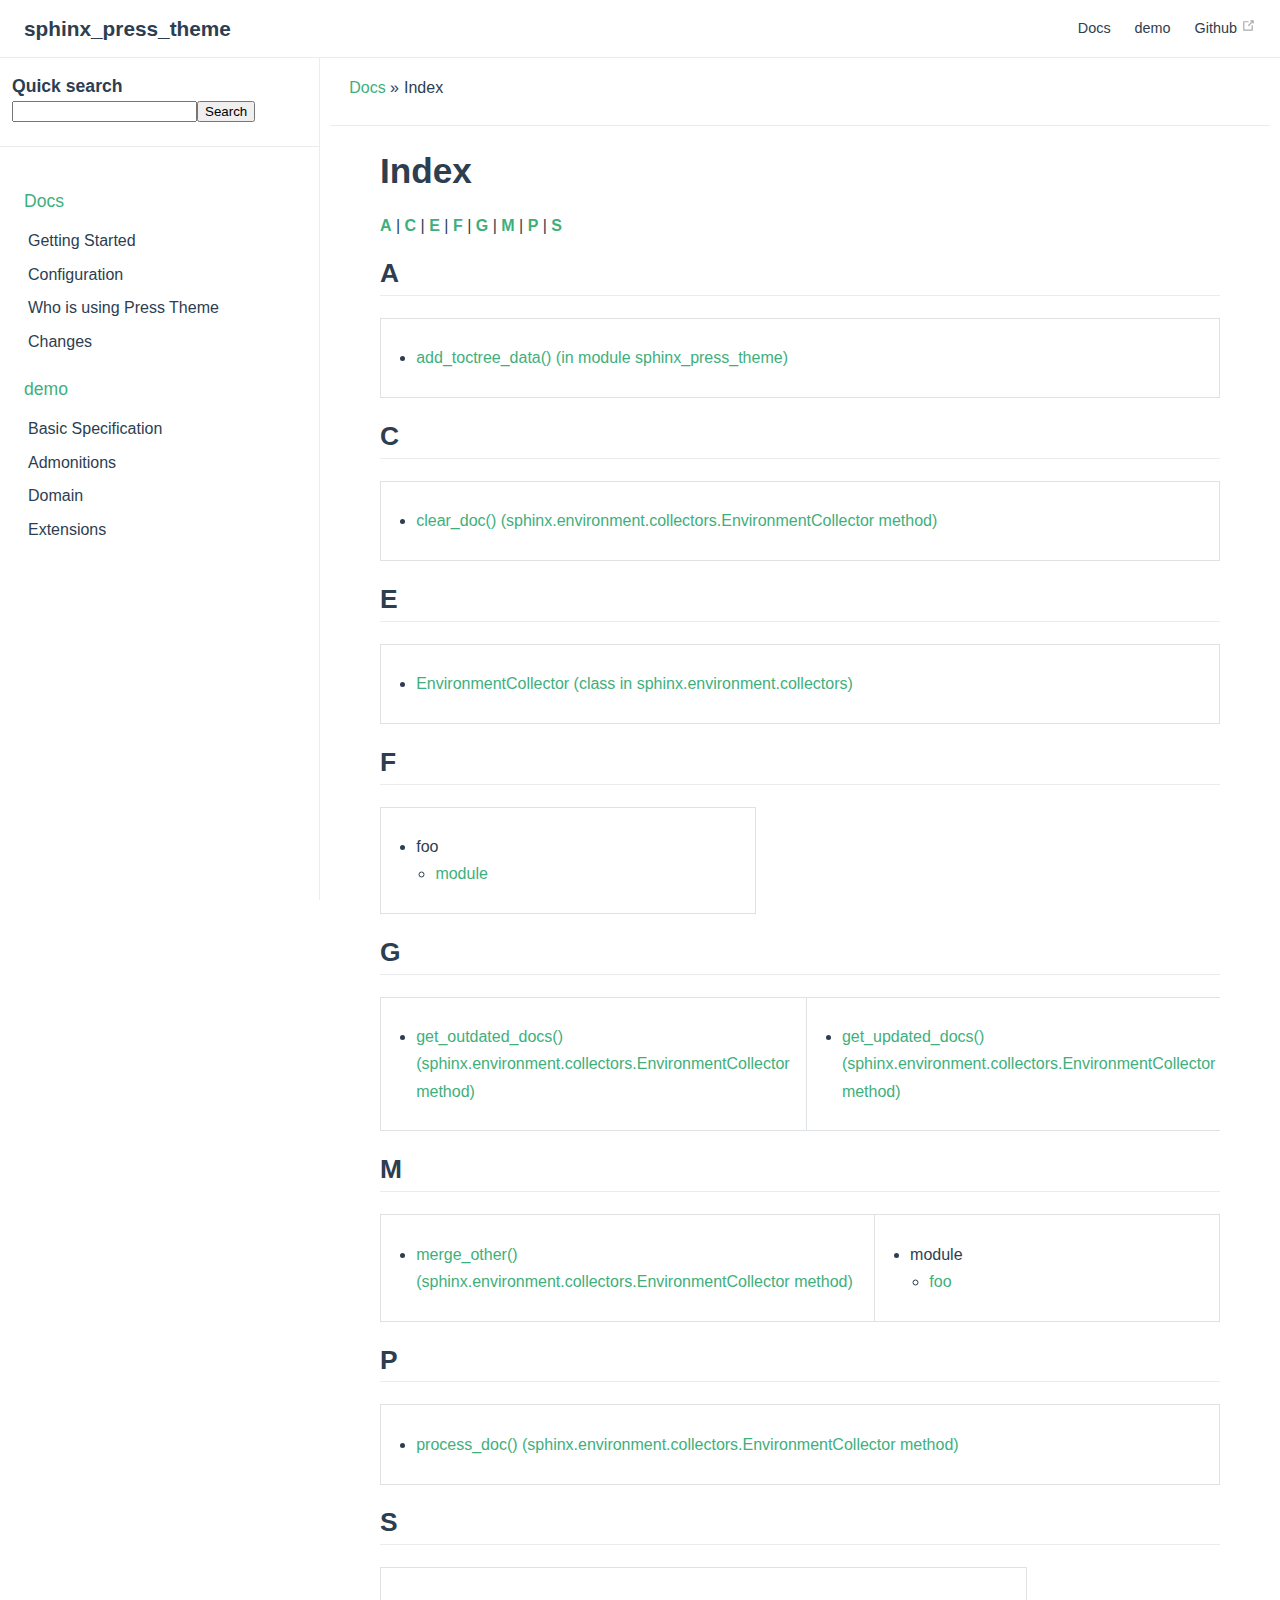
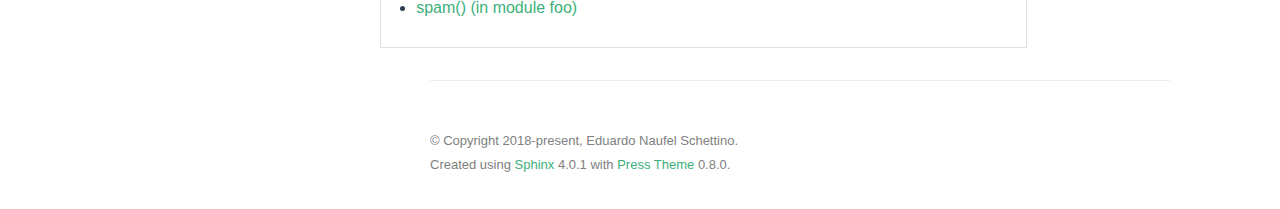
<file: genindex.html>
<!DOCTYPE html>
<html >
  <head>
    <meta charset="utf-8">
    <meta name="viewport" content="width=device-width,initial-scale=1">
      <title>Index</title>
    
          <link rel="stylesheet" href="_static/pygments.css" type="text/css" />
          <link rel="stylesheet" href="_static/theme.css " type="text/css" />
      
      <!-- sphinx script_files -->
        <script data-url_root="./" id="documentation_options" src="_static/documentation_options.js"></script>
        <script src="_static/jquery.js"></script>
        <script src="_static/underscore.js"></script>
        <script src="_static/doctools.js"></script>

      
      <!-- bundled in js (rollup iife) -->
      <!-- <script src="_static/theme-vendors.js"></script> -->
      <script src="_static/theme.js" defer></script>
    
  <link rel="author" title="About these documents" href="about.html" />
  <link rel="index" title="Index" href="#" />
  <link rel="search" title="Search" href="search.html" /> 
  </head>

  <body>
    <div id="app">
    <div class="theme-container" :class="pageClasses"><navbar @toggle-sidebar="toggleSidebar">
  <router-link to="index.html" class="home-link">
    
      <span class="site-name">sphinx_press_theme</span>
    
  </router-link>

  <div class="links">
    <navlinks class="can-hide">

  
    <div class="nav-item">
      <a href="index.html#sphinx-press-theme"
         class="nav-link ">
         Docs
      </a>
    </div>
  
    <div class="nav-item">
      <a href="theme-demo/index.html#demo"
         class="nav-link ">
         demo
      </a>
    </div>
  



  
    <div class="nav-item">
      <a href="https://github.com/schettino72/sphinx_press_theme"
        class="nav-link external">
          Github <outboundlink></outboundlink>
      </a>
    </div>
  

    </navlinks>
  </div>
</navbar>

      
      <div class="sidebar-mask" @click="toggleSidebar(false)">
      </div>
        <sidebar @toggle-sidebar="toggleSidebar">
          
          <navlinks>
            

  
    <div class="nav-item">
      <a href="index.html#sphinx-press-theme"
         class="nav-link ">
         Docs
      </a>
    </div>
  
    <div class="nav-item">
      <a href="theme-demo/index.html#demo"
         class="nav-link ">
         demo
      </a>
    </div>
  



  
    <div class="nav-item">
      <a href="https://github.com/schettino72/sphinx_press_theme"
        class="nav-link external">
          Github <outboundlink></outboundlink>
      </a>
    </div>
  

            
          </navlinks><div id="searchbox" class="searchbox" role="search">
  <div class="caption"><span class="caption-text">Quick search</span>
    <div class="searchformwrapper">
      <form class="search" action="search.html" method="get">
        <input type="text" name="q" />
        <input type="submit" value="Search" />
        <input type="hidden" name="check_keywords" value="yes" />
        <input type="hidden" name="area" value="default" />
      </form>
    </div>
  </div>
</div><div class="sidebar-links" role="navigation" aria-label="main navigation">
  
    <div class="sidebar-group">
      <p class="caption">
        <span class="caption-text"><a href="index.html#sphinx-press-theme">Docs</a></span>
      </p>
      <ul class="">
        
          <li class="toctree-l1 ">
            
              <a href="about.html" class="reference internal ">Getting Started</a>
            

            
          </li>

        
          <li class="toctree-l1 ">
            
              <a href="configuration.html" class="reference internal ">Configuration</a>
            

            
          </li>

        
          <li class="toctree-l1 ">
            
              <a href="who.html" class="reference internal ">Who is using Press Theme</a>
            

            
          </li>

        
          <li class="toctree-l1 ">
            
              <a href="changes.html" class="reference internal ">Changes</a>
            

            
          </li>

        
      </ul>
    </div>
  
    <div class="sidebar-group">
      <p class="caption">
        <span class="caption-text"><a href="theme-demo/index.html#demo">demo</a></span>
      </p>
      <ul class="">
        
          <li class="toctree-l1 ">
            
              <a href="theme-demo/basic.html" class="reference internal ">Basic Specification</a>
            

            
          </li>

        
          <li class="toctree-l1 ">
            
              <a href="theme-demo/admonition.html" class="reference internal ">Admonitions</a>
            

            
          </li>

        
          <li class="toctree-l1 ">
            
              <a href="theme-demo/domain.html" class="reference internal ">Domain</a>
            

            
          </li>

        
          <li class="toctree-l1 ">
            
              <a href="theme-demo/extensions.html" class="reference internal ">Extensions</a>
            

            
          </li>

        
      </ul>
    </div>
  
</div>
        </sidebar>

      <page>
          <div class="body-header" role="navigation" aria-label="navigation">
  
  <ul class="breadcrumbs">
    <li><a href="index.html">Docs</a> &raquo;</li>
    
    <li>Index</li>
  </ul>
  

  <ul class="page-nav">
</ul>
  
</div>
<hr>
          <div class="content" role="main" v-pre>
            

<h1 id="index">Index</h1>

<div class="genindex-jumpbox">
 <a href="#A"><strong>A</strong></a>
 | <a href="#C"><strong>C</strong></a>
 | <a href="#E"><strong>E</strong></a>
 | <a href="#F"><strong>F</strong></a>
 | <a href="#G"><strong>G</strong></a>
 | <a href="#M"><strong>M</strong></a>
 | <a href="#P"><strong>P</strong></a>
 | <a href="#S"><strong>S</strong></a>
 
</div>
<h2 id="A">A</h2>
<table style="width: 100%" class="indextable genindextable"><tr>
  <td style="width: 33%; vertical-align: top;"><ul>
      <li><a href="theme-demo/domain.html#sphinx_press_theme.add_toctree_data">add_toctree_data() (in module sphinx_press_theme)</a>
</li>
  </ul></td>
</tr></table>

<h2 id="C">C</h2>
<table style="width: 100%" class="indextable genindextable"><tr>
  <td style="width: 33%; vertical-align: top;"><ul>
      <li><a href="theme-demo/domain.html#sphinx.environment.collectors.EnvironmentCollector.clear_doc">clear_doc() (sphinx.environment.collectors.EnvironmentCollector method)</a>
</li>
  </ul></td>
</tr></table>

<h2 id="E">E</h2>
<table style="width: 100%" class="indextable genindextable"><tr>
  <td style="width: 33%; vertical-align: top;"><ul>
      <li><a href="theme-demo/domain.html#sphinx.environment.collectors.EnvironmentCollector">EnvironmentCollector (class in sphinx.environment.collectors)</a>
</li>
  </ul></td>
</tr></table>

<h2 id="F">F</h2>
<table style="width: 100%" class="indextable genindextable"><tr>
  <td style="width: 33%; vertical-align: top;"><ul>
      <li>
    foo

      <ul>
        <li><a href="theme-demo/domain.html#module-foo">module</a>
</li>
      </ul></li>
  </ul></td>
</tr></table>

<h2 id="G">G</h2>
<table style="width: 100%" class="indextable genindextable"><tr>
  <td style="width: 33%; vertical-align: top;"><ul>
      <li><a href="theme-demo/domain.html#sphinx.environment.collectors.EnvironmentCollector.get_outdated_docs">get_outdated_docs() (sphinx.environment.collectors.EnvironmentCollector method)</a>
</li>
  </ul></td>
  <td style="width: 33%; vertical-align: top;"><ul>
      <li><a href="theme-demo/domain.html#sphinx.environment.collectors.EnvironmentCollector.get_updated_docs">get_updated_docs() (sphinx.environment.collectors.EnvironmentCollector method)</a>
</li>
  </ul></td>
</tr></table>

<h2 id="M">M</h2>
<table style="width: 100%" class="indextable genindextable"><tr>
  <td style="width: 33%; vertical-align: top;"><ul>
      <li><a href="theme-demo/domain.html#sphinx.environment.collectors.EnvironmentCollector.merge_other">merge_other() (sphinx.environment.collectors.EnvironmentCollector method)</a>
</li>
  </ul></td>
  <td style="width: 33%; vertical-align: top;"><ul>
      <li>
    module

      <ul>
        <li><a href="theme-demo/domain.html#module-foo">foo</a>
</li>
      </ul></li>
  </ul></td>
</tr></table>

<h2 id="P">P</h2>
<table style="width: 100%" class="indextable genindextable"><tr>
  <td style="width: 33%; vertical-align: top;"><ul>
      <li><a href="theme-demo/domain.html#sphinx.environment.collectors.EnvironmentCollector.process_doc">process_doc() (sphinx.environment.collectors.EnvironmentCollector method)</a>
</li>
  </ul></td>
</tr></table>

<h2 id="S">S</h2>
<table style="width: 100%" class="indextable genindextable"><tr>
  <td style="width: 33%; vertical-align: top;"><ul>
      <li><a href="theme-demo/domain.html#foo.spam">spam() (in module foo)</a>
</li>
  </ul></td>
</tr></table>



          </div>
          <div class="page-nav">
            <div class="inner"><ul class="page-nav">
</ul><div class="footer" role="contentinfo">
      &#169; Copyright 2018-present, Eduardo Naufel Schettino.
    <br>
    Created using <a href="http://sphinx-doc.org/">Sphinx</a> 4.0.1 with <a href="https://github.com/schettino72/sphinx_press_theme">Press Theme</a> 0.8.0.
</div>
            </div>
          </div>
      </page>
    </div></div>
    
    
  </body>
</html>
</file>
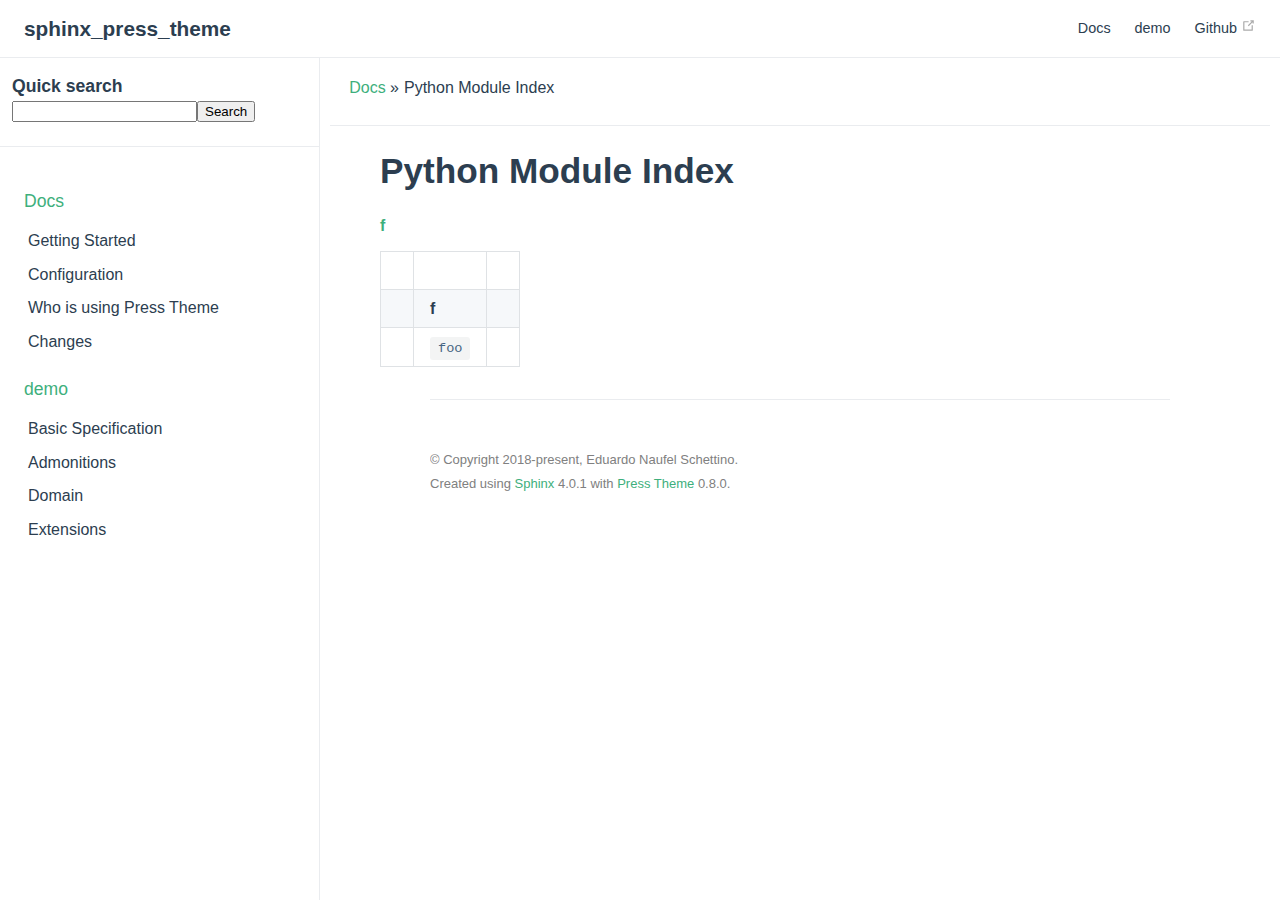
<file: py-modindex.html>
<!DOCTYPE html>
<html >
  <head>
    <meta charset="utf-8">
    <meta name="viewport" content="width=device-width,initial-scale=1">
      <title>Python Module Index</title>
    
          <link rel="stylesheet" href="_static/pygments.css" type="text/css" />
          <link rel="stylesheet" href="_static/theme.css " type="text/css" />
      
      <!-- sphinx script_files -->
        <script data-url_root="./" id="documentation_options" src="_static/documentation_options.js"></script>
        <script src="_static/jquery.js"></script>
        <script src="_static/underscore.js"></script>
        <script src="_static/doctools.js"></script>

      
      <!-- bundled in js (rollup iife) -->
      <!-- <script src="_static/theme-vendors.js"></script> -->
      <script src="_static/theme.js" defer></script>
    
  <link rel="author" title="About these documents" href="about.html" />
  <link rel="index" title="Index" href="genindex.html" />
  <link rel="search" title="Search" href="search.html" />
 

    <script type="text/javascript">
      DOCUMENTATION_OPTIONS.COLLAPSE_INDEX = true;
    </script>


  </head>

  <body>
    <div id="app">
    <div class="theme-container" :class="pageClasses"><navbar @toggle-sidebar="toggleSidebar">
  <router-link to="index.html" class="home-link">
    
      <span class="site-name">sphinx_press_theme</span>
    
  </router-link>

  <div class="links">
    <navlinks class="can-hide">

  
    <div class="nav-item">
      <a href="index.html#sphinx-press-theme"
         class="nav-link ">
         Docs
      </a>
    </div>
  
    <div class="nav-item">
      <a href="theme-demo/index.html#demo"
         class="nav-link ">
         demo
      </a>
    </div>
  



  
    <div class="nav-item">
      <a href="https://github.com/schettino72/sphinx_press_theme"
        class="nav-link external">
          Github <outboundlink></outboundlink>
      </a>
    </div>
  

    </navlinks>
  </div>
</navbar>

      
      <div class="sidebar-mask" @click="toggleSidebar(false)">
      </div>
        <sidebar @toggle-sidebar="toggleSidebar">
          
          <navlinks>
            

  
    <div class="nav-item">
      <a href="index.html#sphinx-press-theme"
         class="nav-link ">
         Docs
      </a>
    </div>
  
    <div class="nav-item">
      <a href="theme-demo/index.html#demo"
         class="nav-link ">
         demo
      </a>
    </div>
  



  
    <div class="nav-item">
      <a href="https://github.com/schettino72/sphinx_press_theme"
        class="nav-link external">
          Github <outboundlink></outboundlink>
      </a>
    </div>
  

            
          </navlinks><div id="searchbox" class="searchbox" role="search">
  <div class="caption"><span class="caption-text">Quick search</span>
    <div class="searchformwrapper">
      <form class="search" action="search.html" method="get">
        <input type="text" name="q" />
        <input type="submit" value="Search" />
        <input type="hidden" name="check_keywords" value="yes" />
        <input type="hidden" name="area" value="default" />
      </form>
    </div>
  </div>
</div><div class="sidebar-links" role="navigation" aria-label="main navigation">
  
    <div class="sidebar-group">
      <p class="caption">
        <span class="caption-text"><a href="index.html#sphinx-press-theme">Docs</a></span>
      </p>
      <ul class="">
        
          <li class="toctree-l1 ">
            
              <a href="about.html" class="reference internal ">Getting Started</a>
            

            
          </li>

        
          <li class="toctree-l1 ">
            
              <a href="configuration.html" class="reference internal ">Configuration</a>
            

            
          </li>

        
          <li class="toctree-l1 ">
            
              <a href="who.html" class="reference internal ">Who is using Press Theme</a>
            

            
          </li>

        
          <li class="toctree-l1 ">
            
              <a href="changes.html" class="reference internal ">Changes</a>
            

            
          </li>

        
      </ul>
    </div>
  
    <div class="sidebar-group">
      <p class="caption">
        <span class="caption-text"><a href="theme-demo/index.html#demo">demo</a></span>
      </p>
      <ul class="">
        
          <li class="toctree-l1 ">
            
              <a href="theme-demo/basic.html" class="reference internal ">Basic Specification</a>
            

            
          </li>

        
          <li class="toctree-l1 ">
            
              <a href="theme-demo/admonition.html" class="reference internal ">Admonitions</a>
            

            
          </li>

        
          <li class="toctree-l1 ">
            
              <a href="theme-demo/domain.html" class="reference internal ">Domain</a>
            

            
          </li>

        
          <li class="toctree-l1 ">
            
              <a href="theme-demo/extensions.html" class="reference internal ">Extensions</a>
            

            
          </li>

        
      </ul>
    </div>
  
</div>
        </sidebar>

      <page>
          <div class="body-header" role="navigation" aria-label="navigation">
  
  <ul class="breadcrumbs">
    <li><a href="index.html">Docs</a> &raquo;</li>
    
    <li>Python Module Index</li>
  </ul>
  

  <ul class="page-nav">
</ul>
  
</div>
<hr>
          <div class="content" role="main" v-pre>
            

   <h1>Python Module Index</h1>

   <div class="modindex-jumpbox">
   <a href="#cap-f"><strong>f</strong></a>
   </div>

   <table class="indextable modindextable">
     <tr class="pcap"><td></td><td>&#160;</td><td></td></tr>
     <tr class="cap" id="cap-f"><td></td><td>
       <strong>f</strong></td><td></td></tr>
     <tr>
       <td></td>
       <td>
       <a href="theme-demo/domain.html#module-foo"><code class="xref">foo</code></a></td><td>
       <em></em></td></tr>
   </table>


          </div>
          <div class="page-nav">
            <div class="inner"><ul class="page-nav">
</ul><div class="footer" role="contentinfo">
      &#169; Copyright 2018-present, Eduardo Naufel Schettino.
    <br>
    Created using <a href="http://sphinx-doc.org/">Sphinx</a> 4.0.1 with <a href="https://github.com/schettino72/sphinx_press_theme">Press Theme</a> 0.8.0.
</div>
            </div>
          </div>
      </page>
    </div></div>
    
    
  </body>
</html>
</file>
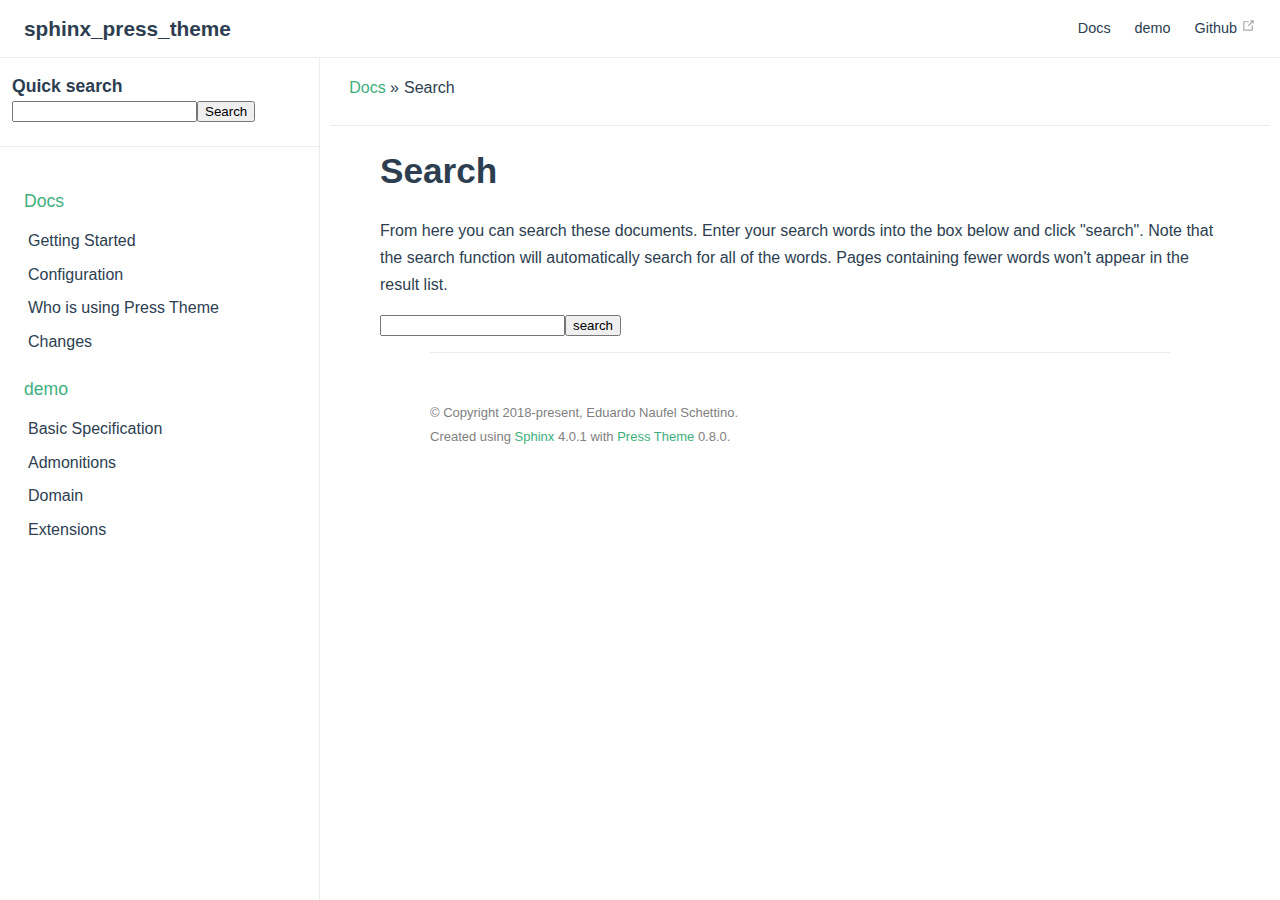
<file: search.html>
<!DOCTYPE html>
<html >
  <head>
    <meta charset="utf-8">
    <meta name="viewport" content="width=device-width,initial-scale=1">
      <title>Search</title>
    
          <link rel="stylesheet" href="_static/pygments.css" type="text/css" />
          <link rel="stylesheet" href="_static/theme.css " type="text/css" />
  
      
      <!-- sphinx script_files -->
        <script data-url_root="./" id="documentation_options" src="_static/documentation_options.js"></script>
        <script src="_static/jquery.js"></script>
        <script src="_static/underscore.js"></script>
        <script src="_static/doctools.js"></script>

      
      <!-- bundled in js (rollup iife) -->
      <!-- <script src="_static/theme-vendors.js"></script> -->
      <script src="_static/theme.js" defer></script>
  <script type="text/javascript" src="_static/searchtools.js"></script>
  <script src="_static/language_data.js"></script>
    
  <link rel="author" title="About these documents" href="about.html" />
  <link rel="index" title="Index" href="genindex.html" />
  <link rel="search" title="Search" href="#" />
  <script type="text/javascript" src="searchindex.js" defer></script>
  
  <script type="text/javascript" id="searchindexloader"></script>
   

  </head>

  <body>
    <div id="app">
    <div class="theme-container" :class="pageClasses"><navbar @toggle-sidebar="toggleSidebar">
  <router-link to="index.html" class="home-link">
    
      <span class="site-name">sphinx_press_theme</span>
    
  </router-link>

  <div class="links">
    <navlinks class="can-hide">

  
    <div class="nav-item">
      <a href="index.html#sphinx-press-theme"
         class="nav-link ">
         Docs
      </a>
    </div>
  
    <div class="nav-item">
      <a href="theme-demo/index.html#demo"
         class="nav-link ">
         demo
      </a>
    </div>
  



  
    <div class="nav-item">
      <a href="https://github.com/schettino72/sphinx_press_theme"
        class="nav-link external">
          Github <outboundlink></outboundlink>
      </a>
    </div>
  

    </navlinks>
  </div>
</navbar>

      
      <div class="sidebar-mask" @click="toggleSidebar(false)">
      </div>
        <sidebar @toggle-sidebar="toggleSidebar">
          
          <navlinks>
            

  
    <div class="nav-item">
      <a href="index.html#sphinx-press-theme"
         class="nav-link ">
         Docs
      </a>
    </div>
  
    <div class="nav-item">
      <a href="theme-demo/index.html#demo"
         class="nav-link ">
         demo
      </a>
    </div>
  



  
    <div class="nav-item">
      <a href="https://github.com/schettino72/sphinx_press_theme"
        class="nav-link external">
          Github <outboundlink></outboundlink>
      </a>
    </div>
  

            
          </navlinks><div id="searchbox" class="searchbox" role="search">
  <div class="caption"><span class="caption-text">Quick search</span>
    <div class="searchformwrapper">
      <form class="search" action="#" method="get">
        <input type="text" name="q" />
        <input type="submit" value="Search" />
        <input type="hidden" name="check_keywords" value="yes" />
        <input type="hidden" name="area" value="default" />
      </form>
    </div>
  </div>
</div><div class="sidebar-links" role="navigation" aria-label="main navigation">
  
    <div class="sidebar-group">
      <p class="caption">
        <span class="caption-text"><a href="index.html#sphinx-press-theme">Docs</a></span>
      </p>
      <ul class="">
        
          <li class="toctree-l1 ">
            
              <a href="about.html" class="reference internal ">Getting Started</a>
            

            
          </li>

        
          <li class="toctree-l1 ">
            
              <a href="configuration.html" class="reference internal ">Configuration</a>
            

            
          </li>

        
          <li class="toctree-l1 ">
            
              <a href="who.html" class="reference internal ">Who is using Press Theme</a>
            

            
          </li>

        
          <li class="toctree-l1 ">
            
              <a href="changes.html" class="reference internal ">Changes</a>
            

            
          </li>

        
      </ul>
    </div>
  
    <div class="sidebar-group">
      <p class="caption">
        <span class="caption-text"><a href="theme-demo/index.html#demo">demo</a></span>
      </p>
      <ul class="">
        
          <li class="toctree-l1 ">
            
              <a href="theme-demo/basic.html" class="reference internal ">Basic Specification</a>
            

            
          </li>

        
          <li class="toctree-l1 ">
            
              <a href="theme-demo/admonition.html" class="reference internal ">Admonitions</a>
            

            
          </li>

        
          <li class="toctree-l1 ">
            
              <a href="theme-demo/domain.html" class="reference internal ">Domain</a>
            

            
          </li>

        
          <li class="toctree-l1 ">
            
              <a href="theme-demo/extensions.html" class="reference internal ">Extensions</a>
            

            
          </li>

        
      </ul>
    </div>
  
</div>
        </sidebar>

      <page>
          <div class="body-header" role="navigation" aria-label="navigation">
  
  <ul class="breadcrumbs">
    <li><a href="index.html">Docs</a> &raquo;</li>
    
    <li>Search</li>
  </ul>
  

  <ul class="page-nav">
</ul>
  
</div>
<hr>
          <div class="content" role="main" v-pre>
            
  <h1 id="search-documentation">Search</h1>
  <div id="fallback" class="admonition warning">
  <p>
    Please activate JavaScript to enable the search
    functionality.
  </p>
  </div>
  <p>
    From here you can search these documents. Enter your search
    words into the box below and click "search". Note that the search
    function will automatically search for all of the words. Pages
    containing fewer words won't appear in the result list.
  </p>
  <form action="" method="get">
    <input type="text" name="q" value="" />
    <input type="submit" value="search" />
    <span id="search-progress" style="padding-left: 10px"></span>
  </form>
  
  <div id="search-results">
  
  </div>

          </div>
          <div class="page-nav">
            <div class="inner"><ul class="page-nav">
</ul><div class="footer" role="contentinfo">
      &#169; Copyright 2018-present, Eduardo Naufel Schettino.
    <br>
    Created using <a href="http://sphinx-doc.org/">Sphinx</a> 4.0.1 with <a href="https://github.com/schettino72/sphinx_press_theme">Press Theme</a> 0.8.0.
</div>
            </div>
          </div>
      </page>
    </div></div>
    
  <script type="text/javascript">
    $('#fallback').hide();
  </script>

  </body>
</html>
</file>
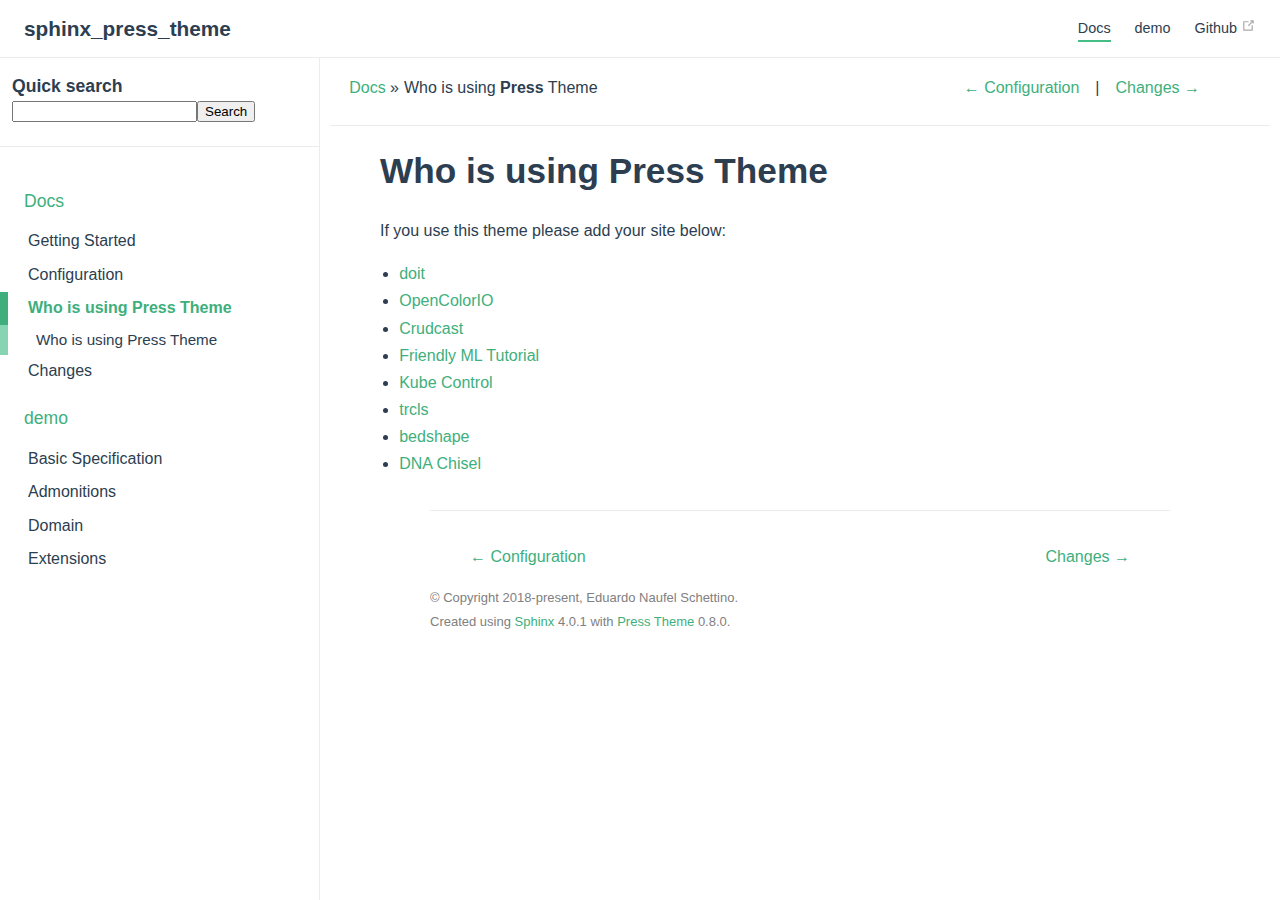
<file: who.html>
<!DOCTYPE html>
<html >
  <head>
    <meta charset="utf-8">
    <meta name="viewport" content="width=device-width,initial-scale=1"><meta name="generator" content="Docutils 0.17.1: http://docutils.sourceforge.net/" />

      <title>Who is using Press Theme</title>
    
          <link rel="stylesheet" href="_static/pygments.css" type="text/css" />
          <link rel="stylesheet" href="_static/theme.css " type="text/css" />
      
      <!-- sphinx script_files -->
        <script data-url_root="./" id="documentation_options" src="_static/documentation_options.js"></script>
        <script src="_static/jquery.js"></script>
        <script src="_static/underscore.js"></script>
        <script src="_static/doctools.js"></script>

      
      <!-- bundled in js (rollup iife) -->
      <!-- <script src="_static/theme-vendors.js"></script> -->
      <script src="_static/theme.js" defer></script>
    
  <link rel="author" title="About these documents" href="about.html" />
  <link rel="index" title="Index" href="genindex.html" />
  <link rel="search" title="Search" href="search.html" />
  <link rel="next" title="Changes" href="changes.html" />
  <link rel="prev" title="Configuration" href="configuration.html" /> 
  </head>

  <body>
    <div id="app">
    <div class="theme-container" :class="pageClasses"><navbar @toggle-sidebar="toggleSidebar">
  <router-link to="index.html" class="home-link">
    
      <span class="site-name">sphinx_press_theme</span>
    
  </router-link>

  <div class="links">
    <navlinks class="can-hide">

  
    <div class="nav-item">
      <a href="index.html#sphinx-press-theme"
         class="nav-link  router-link-active">
         Docs
      </a>
    </div>
  
    <div class="nav-item">
      <a href="theme-demo/index.html#demo"
         class="nav-link ">
         demo
      </a>
    </div>
  



  
    <div class="nav-item">
      <a href="https://github.com/schettino72/sphinx_press_theme"
        class="nav-link external">
          Github <outboundlink></outboundlink>
      </a>
    </div>
  

    </navlinks>
  </div>
</navbar>

      
      <div class="sidebar-mask" @click="toggleSidebar(false)">
      </div>
        <sidebar @toggle-sidebar="toggleSidebar">
          
          <navlinks>
            

  
    <div class="nav-item">
      <a href="index.html#sphinx-press-theme"
         class="nav-link  router-link-active">
         Docs
      </a>
    </div>
  
    <div class="nav-item">
      <a href="theme-demo/index.html#demo"
         class="nav-link ">
         demo
      </a>
    </div>
  



  
    <div class="nav-item">
      <a href="https://github.com/schettino72/sphinx_press_theme"
        class="nav-link external">
          Github <outboundlink></outboundlink>
      </a>
    </div>
  

            
          </navlinks><div id="searchbox" class="searchbox" role="search">
  <div class="caption"><span class="caption-text">Quick search</span>
    <div class="searchformwrapper">
      <form class="search" action="search.html" method="get">
        <input type="text" name="q" />
        <input type="submit" value="Search" />
        <input type="hidden" name="check_keywords" value="yes" />
        <input type="hidden" name="area" value="default" />
      </form>
    </div>
  </div>
</div><div class="sidebar-links" role="navigation" aria-label="main navigation">
  
    <div class="sidebar-group">
      <p class="caption">
        <span class="caption-text"><a href="index.html#sphinx-press-theme">Docs</a></span>
      </p>
      <ul class="current">
        
          <li class="toctree-l1 ">
            
              <a href="about.html" class="reference internal ">Getting Started</a>
            

            
          </li>

        
          <li class="toctree-l1 ">
            
              <a href="configuration.html" class="reference internal ">Configuration</a>
            

            
          </li>

        
          <li class="toctree-l1 current">
            
              <a href="#" class="reference internal current">Who is using Press Theme</a>
            

            
              <ul>
                
                  <li class="toctree-l2"><a href="#who-is-using-press-theme" class="reference internal">Who is using Press Theme</a></li>
                
              </ul>
            
          </li>

        
          <li class="toctree-l1 ">
            
              <a href="changes.html" class="reference internal ">Changes</a>
            

            
          </li>

        
      </ul>
    </div>
  
    <div class="sidebar-group">
      <p class="caption">
        <span class="caption-text"><a href="theme-demo/index.html#demo">demo</a></span>
      </p>
      <ul class="">
        
          <li class="toctree-l1 ">
            
              <a href="theme-demo/basic.html" class="reference internal ">Basic Specification</a>
            

            
          </li>

        
          <li class="toctree-l1 ">
            
              <a href="theme-demo/admonition.html" class="reference internal ">Admonitions</a>
            

            
          </li>

        
          <li class="toctree-l1 ">
            
              <a href="theme-demo/domain.html" class="reference internal ">Domain</a>
            

            
          </li>

        
          <li class="toctree-l1 ">
            
              <a href="theme-demo/extensions.html" class="reference internal ">Extensions</a>
            

            
          </li>

        
      </ul>
    </div>
  
</div>
        </sidebar>

      <page>
          <div class="body-header" role="navigation" aria-label="navigation">
  
  <ul class="breadcrumbs">
    <li><a href="index.html">Docs</a> &raquo;</li>
    
    <li>Who is using <strong>Press</strong> Theme</li>
  </ul>
  

  <ul class="page-nav">
  <li class="prev">
    <a href="configuration.html"
       title="previous chapter">← Configuration</a>
  </li>
  <li class="next">
    <a href="changes.html"
       title="next chapter">Changes →</a>
  </li>
</ul>
  
</div>
<hr>
          <div class="content" role="main" v-pre>
            
  <section id="who-is-using-press-theme">
<h1>Who is using <strong>Press</strong> Theme<a class="headerlink" href="#who-is-using-press-theme" title="Permalink to this headline">¶</a></h1>
<p>If you use this theme please add your site below:</p>
<ul class="simple">
<li><p><a class="reference external" href="https://pydoit.org">doit</a></p></li>
<li><p><a class="reference external" href="https://opencolorio.readthedocs.io/en/latest/">OpenColorIO</a></p></li>
<li><p><a class="reference external" href="https://crudcast.readthedocs.io/en/latest/">Crudcast</a></p></li>
<li><p><a class="reference external" href="https://aunnnn.github.io/ml-tutorial/html/index.html">Friendly ML Tutorial</a></p></li>
<li><p><a class="reference external" href="https://ktl.leftxs.org/">Kube Control</a></p></li>
<li><p><a class="reference external" href="https://trcls.ningyuan.io">trcls</a></p></li>
<li><p><a class="reference external" href="https://bedshape.ningyuan.io">bedshape</a></p></li>
<li><p><a class="reference external" href="https://edinburgh-genome-foundry.github.io/DnaChisel/">DNA Chisel</a></p></li>
</ul>
</section>


          </div>
          <div class="page-nav">
            <div class="inner"><ul class="page-nav">
  <li class="prev">
    <a href="configuration.html"
       title="previous chapter">← Configuration</a>
  </li>
  <li class="next">
    <a href="changes.html"
       title="next chapter">Changes →</a>
  </li>
</ul><div class="footer" role="contentinfo">
      &#169; Copyright 2018-present, Eduardo Naufel Schettino.
    <br>
    Created using <a href="http://sphinx-doc.org/">Sphinx</a> 4.0.1 with <a href="https://github.com/schettino72/sphinx_press_theme">Press Theme</a> 0.8.0.
</div>
            </div>
          </div>
      </page>
    </div></div>
    
    
  </body>
</html>
</file>
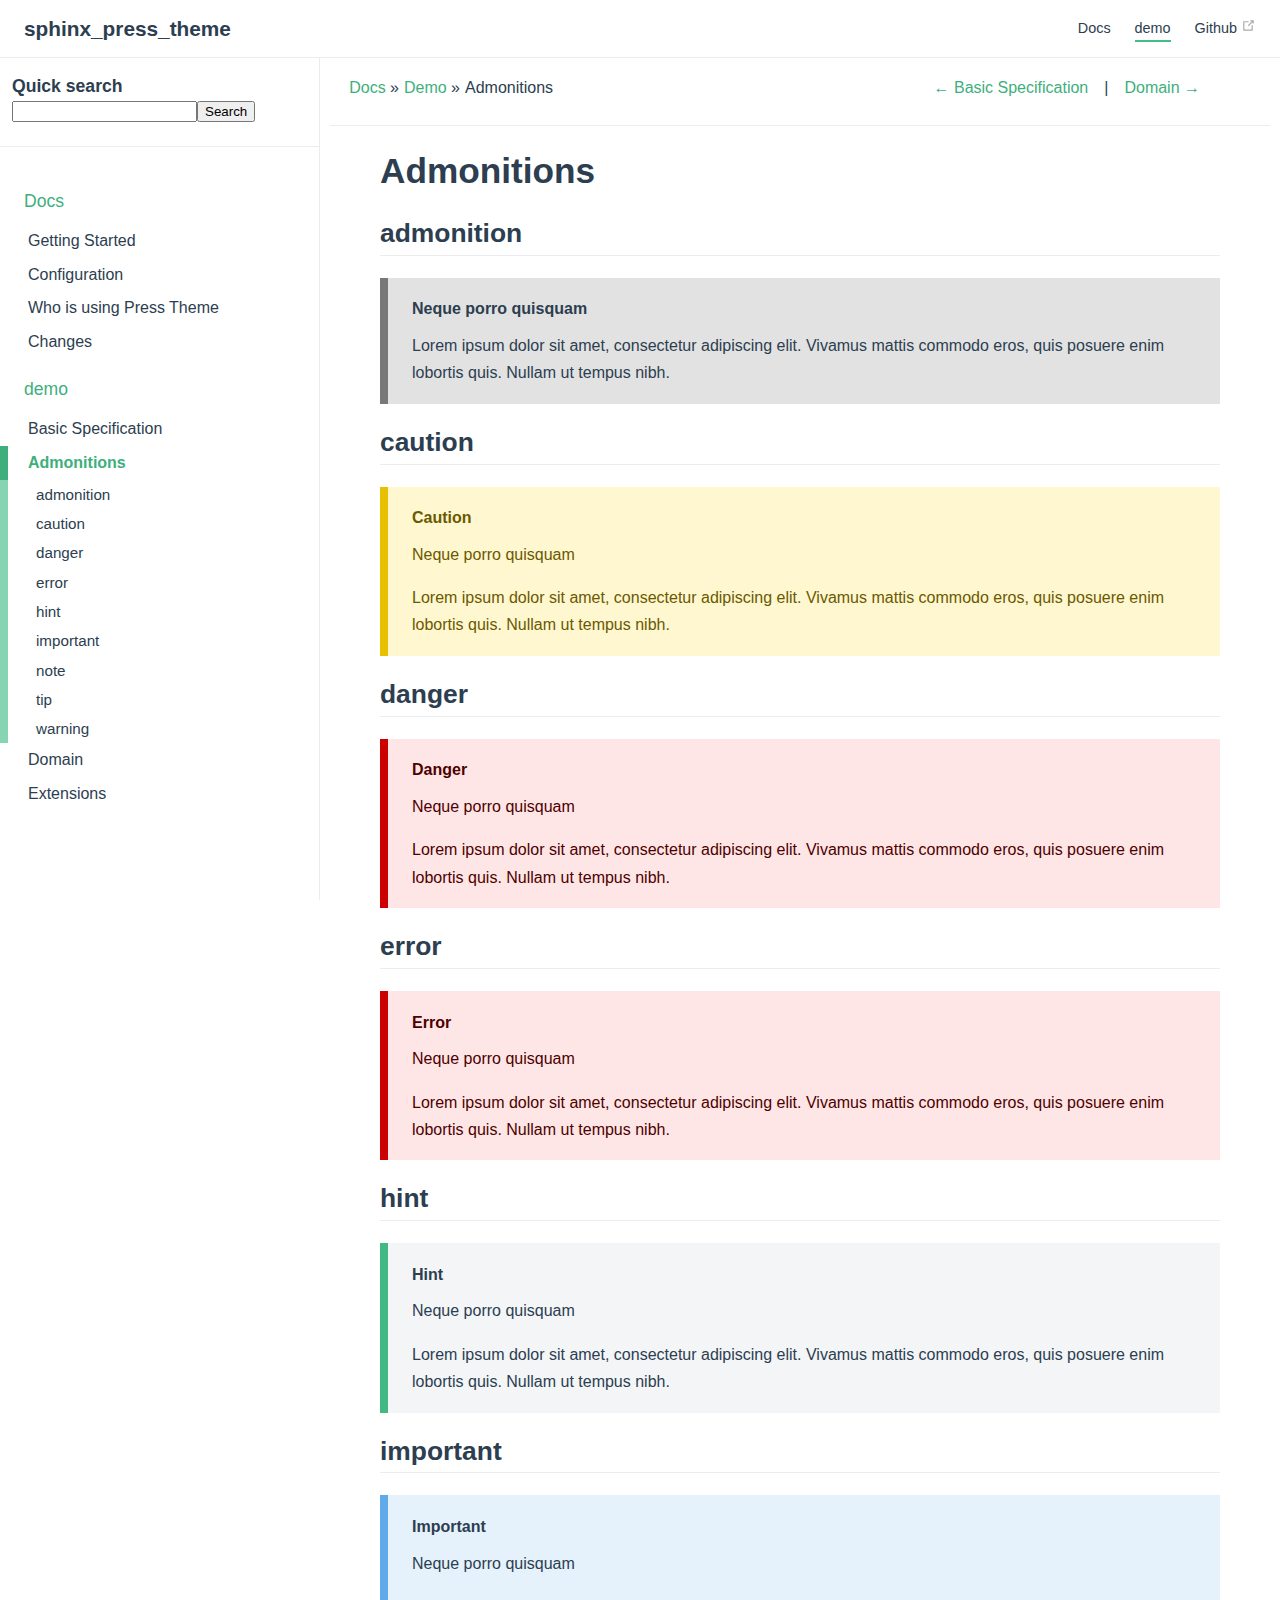
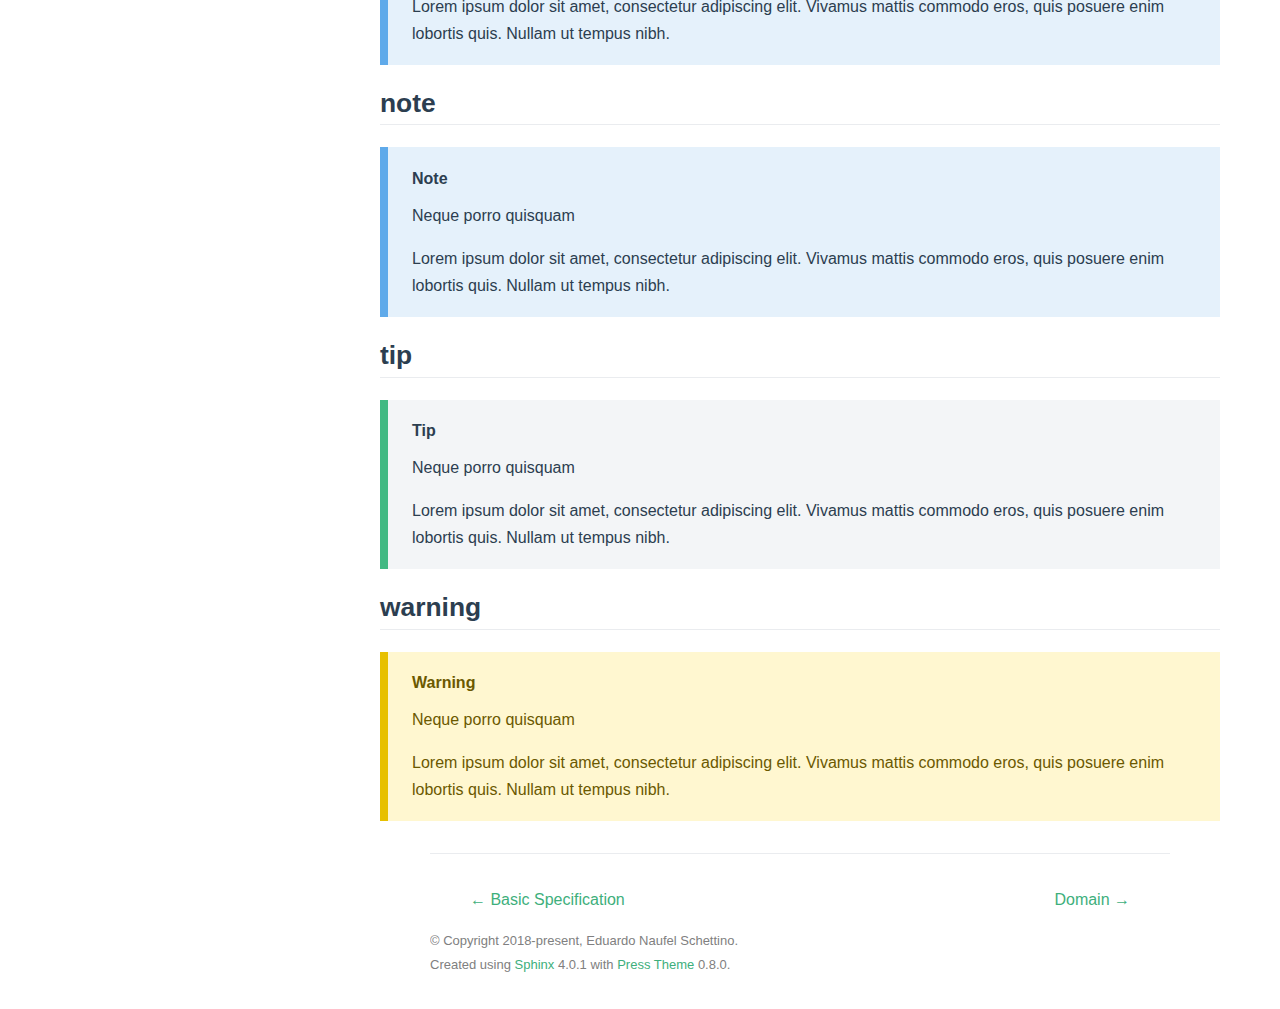
<file: theme-demo/admonition.html>
<!DOCTYPE html>
<html >
  <head>
    <meta charset="utf-8">
    <meta name="viewport" content="width=device-width,initial-scale=1"><meta name="generator" content="Docutils 0.17.1: http://docutils.sourceforge.net/" />

      <title>Admonitions</title>
    
          <link rel="stylesheet" href="../_static/pygments.css" type="text/css" />
          <link rel="stylesheet" href="../_static/theme.css " type="text/css" />
      
      <!-- sphinx script_files -->
        <script data-url_root="../" id="documentation_options" src="../_static/documentation_options.js"></script>
        <script src="../_static/jquery.js"></script>
        <script src="../_static/underscore.js"></script>
        <script src="../_static/doctools.js"></script>

      
      <!-- bundled in js (rollup iife) -->
      <!-- <script src="../_static/theme-vendors.js"></script> -->
      <script src="../_static/theme.js" defer></script>
    
  <link rel="author" title="About these documents" href="../about.html" />
  <link rel="index" title="Index" href="../genindex.html" />
  <link rel="search" title="Search" href="../search.html" />
  <link rel="next" title="Domain" href="domain.html" />
  <link rel="prev" title="Basic Specification" href="basic.html" /> 
  </head>

  <body>
    <div id="app">
    <div class="theme-container" :class="pageClasses"><navbar @toggle-sidebar="toggleSidebar">
  <router-link to="../index.html" class="home-link">
    
      <span class="site-name">sphinx_press_theme</span>
    
  </router-link>

  <div class="links">
    <navlinks class="can-hide">

  
    <div class="nav-item">
      <a href="../index.html#sphinx-press-theme"
         class="nav-link ">
         Docs
      </a>
    </div>
  
    <div class="nav-item">
      <a href="index.html#demo"
         class="nav-link  router-link-active">
         demo
      </a>
    </div>
  



  
    <div class="nav-item">
      <a href="https://github.com/schettino72/sphinx_press_theme"
        class="nav-link external">
          Github <outboundlink></outboundlink>
      </a>
    </div>
  

    </navlinks>
  </div>
</navbar>

      
      <div class="sidebar-mask" @click="toggleSidebar(false)">
      </div>
        <sidebar @toggle-sidebar="toggleSidebar">
          
          <navlinks>
            

  
    <div class="nav-item">
      <a href="../index.html#sphinx-press-theme"
         class="nav-link ">
         Docs
      </a>
    </div>
  
    <div class="nav-item">
      <a href="index.html#demo"
         class="nav-link  router-link-active">
         demo
      </a>
    </div>
  



  
    <div class="nav-item">
      <a href="https://github.com/schettino72/sphinx_press_theme"
        class="nav-link external">
          Github <outboundlink></outboundlink>
      </a>
    </div>
  

            
          </navlinks><div id="searchbox" class="searchbox" role="search">
  <div class="caption"><span class="caption-text">Quick search</span>
    <div class="searchformwrapper">
      <form class="search" action="../search.html" method="get">
        <input type="text" name="q" />
        <input type="submit" value="Search" />
        <input type="hidden" name="check_keywords" value="yes" />
        <input type="hidden" name="area" value="default" />
      </form>
    </div>
  </div>
</div><div class="sidebar-links" role="navigation" aria-label="main navigation">
  
    <div class="sidebar-group">
      <p class="caption">
        <span class="caption-text"><a href="../index.html#sphinx-press-theme">Docs</a></span>
      </p>
      <ul class="">
        
          <li class="toctree-l1 ">
            
              <a href="../about.html" class="reference internal ">Getting Started</a>
            

            
          </li>

        
          <li class="toctree-l1 ">
            
              <a href="../configuration.html" class="reference internal ">Configuration</a>
            

            
          </li>

        
          <li class="toctree-l1 ">
            
              <a href="../who.html" class="reference internal ">Who is using Press Theme</a>
            

            
          </li>

        
          <li class="toctree-l1 ">
            
              <a href="../changes.html" class="reference internal ">Changes</a>
            

            
          </li>

        
      </ul>
    </div>
  
    <div class="sidebar-group">
      <p class="caption">
        <span class="caption-text"><a href="index.html#demo">demo</a></span>
      </p>
      <ul class="current">
        
          <li class="toctree-l1 ">
            
              <a href="basic.html" class="reference internal ">Basic Specification</a>
            

            
          </li>

        
          <li class="toctree-l1 current">
            
              <a href="#" class="reference internal current">Admonitions</a>
            

            
              <ul>
                
                  <li class="toctree-l2"><a href="#admonition" class="reference internal">admonition</a></li>
                
                  <li class="toctree-l2"><a href="#caution" class="reference internal">caution</a></li>
                
                  <li class="toctree-l2"><a href="#danger" class="reference internal">danger</a></li>
                
                  <li class="toctree-l2"><a href="#error" class="reference internal">error</a></li>
                
                  <li class="toctree-l2"><a href="#hint" class="reference internal">hint</a></li>
                
                  <li class="toctree-l2"><a href="#important" class="reference internal">important</a></li>
                
                  <li class="toctree-l2"><a href="#note" class="reference internal">note</a></li>
                
                  <li class="toctree-l2"><a href="#tip" class="reference internal">tip</a></li>
                
                  <li class="toctree-l2"><a href="#warning" class="reference internal">warning</a></li>
                
              </ul>
            
          </li>

        
          <li class="toctree-l1 ">
            
              <a href="domain.html" class="reference internal ">Domain</a>
            

            
          </li>

        
          <li class="toctree-l1 ">
            
              <a href="extensions.html" class="reference internal ">Extensions</a>
            

            
          </li>

        
      </ul>
    </div>
  
</div>
        </sidebar>

      <page>
          <div class="body-header" role="navigation" aria-label="navigation">
  
  <ul class="breadcrumbs">
    <li><a href="../index.html">Docs</a> &raquo;</li>
    
      <li><a href="index.html">Demo</a> &raquo;</li>
    
    <li>Admonitions</li>
  </ul>
  

  <ul class="page-nav">
  <li class="prev">
    <a href="basic.html"
       title="previous chapter">← Basic Specification</a>
  </li>
  <li class="next">
    <a href="domain.html"
       title="next chapter">Domain →</a>
  </li>
</ul>
  
</div>
<hr>
          <div class="content" role="main" v-pre>
            
  <section id="admonitions">
<h1>Admonitions<a class="headerlink" href="#admonitions" title="Permalink to this headline">¶</a></h1>
<section id="admonition">
<h2>admonition<a class="headerlink" href="#admonition" title="Permalink to this headline">¶</a></h2>
<div class="admonition-neque-porro-quisquam admonition">
<p class="admonition-title">Neque porro quisquam</p>
<p>Lorem ipsum dolor sit amet, consectetur adipiscing elit. Vivamus mattis commodo eros, quis posuere enim lobortis quis. Nullam ut tempus nibh.</p>
</div>
</section>
<section id="caution">
<h2>caution<a class="headerlink" href="#caution" title="Permalink to this headline">¶</a></h2>
<div class="admonition caution">
<p class="admonition-title">Caution</p>
<p>Neque porro quisquam</p>
<p>Lorem ipsum dolor sit amet, consectetur adipiscing elit. Vivamus mattis commodo eros, quis posuere enim lobortis quis. Nullam ut tempus nibh.</p>
</div>
</section>
<section id="danger">
<h2>danger<a class="headerlink" href="#danger" title="Permalink to this headline">¶</a></h2>
<div class="admonition danger">
<p class="admonition-title">Danger</p>
<p>Neque porro quisquam</p>
<p>Lorem ipsum dolor sit amet, consectetur adipiscing elit. Vivamus mattis commodo eros, quis posuere enim lobortis quis. Nullam ut tempus nibh.</p>
</div>
</section>
<section id="error">
<h2>error<a class="headerlink" href="#error" title="Permalink to this headline">¶</a></h2>
<div class="admonition error">
<p class="admonition-title">Error</p>
<p>Neque porro quisquam</p>
<p>Lorem ipsum dolor sit amet, consectetur adipiscing elit. Vivamus mattis commodo eros, quis posuere enim lobortis quis. Nullam ut tempus nibh.</p>
</div>
</section>
<section id="hint">
<h2>hint<a class="headerlink" href="#hint" title="Permalink to this headline">¶</a></h2>
<div class="admonition hint">
<p class="admonition-title">Hint</p>
<p>Neque porro quisquam</p>
<p>Lorem ipsum dolor sit amet, consectetur adipiscing elit. Vivamus mattis commodo eros, quis posuere enim lobortis quis. Nullam ut tempus nibh.</p>
</div>
</section>
<section id="important">
<h2>important<a class="headerlink" href="#important" title="Permalink to this headline">¶</a></h2>
<div class="admonition important">
<p class="admonition-title">Important</p>
<p>Neque porro quisquam</p>
<p>Lorem ipsum dolor sit amet, consectetur adipiscing elit. Vivamus mattis commodo eros, quis posuere enim lobortis quis. Nullam ut tempus nibh.</p>
</div>
</section>
<section id="note">
<h2>note<a class="headerlink" href="#note" title="Permalink to this headline">¶</a></h2>
<div class="admonition note">
<p class="admonition-title">Note</p>
<p>Neque porro quisquam</p>
<p>Lorem ipsum dolor sit amet, consectetur adipiscing elit. Vivamus mattis commodo eros, quis posuere enim lobortis quis. Nullam ut tempus nibh.</p>
</div>
</section>
<section id="tip">
<h2>tip<a class="headerlink" href="#tip" title="Permalink to this headline">¶</a></h2>
<div class="admonition tip">
<p class="admonition-title">Tip</p>
<p>Neque porro quisquam</p>
<p>Lorem ipsum dolor sit amet, consectetur adipiscing elit. Vivamus mattis commodo eros, quis posuere enim lobortis quis. Nullam ut tempus nibh.</p>
</div>
</section>
<section id="warning">
<h2>warning<a class="headerlink" href="#warning" title="Permalink to this headline">¶</a></h2>
<div class="admonition warning">
<p class="admonition-title">Warning</p>
<p>Neque porro quisquam</p>
<p>Lorem ipsum dolor sit amet, consectetur adipiscing elit. Vivamus mattis commodo eros, quis posuere enim lobortis quis. Nullam ut tempus nibh.</p>
</div>
</section>
</section>


          </div>
          <div class="page-nav">
            <div class="inner"><ul class="page-nav">
  <li class="prev">
    <a href="basic.html"
       title="previous chapter">← Basic Specification</a>
  </li>
  <li class="next">
    <a href="domain.html"
       title="next chapter">Domain →</a>
  </li>
</ul><div class="footer" role="contentinfo">
      &#169; Copyright 2018-present, Eduardo Naufel Schettino.
    <br>
    Created using <a href="http://sphinx-doc.org/">Sphinx</a> 4.0.1 with <a href="https://github.com/schettino72/sphinx_press_theme">Press Theme</a> 0.8.0.
</div>
            </div>
          </div>
      </page>
    </div></div>
    
    
  </body>
</html>
</file>
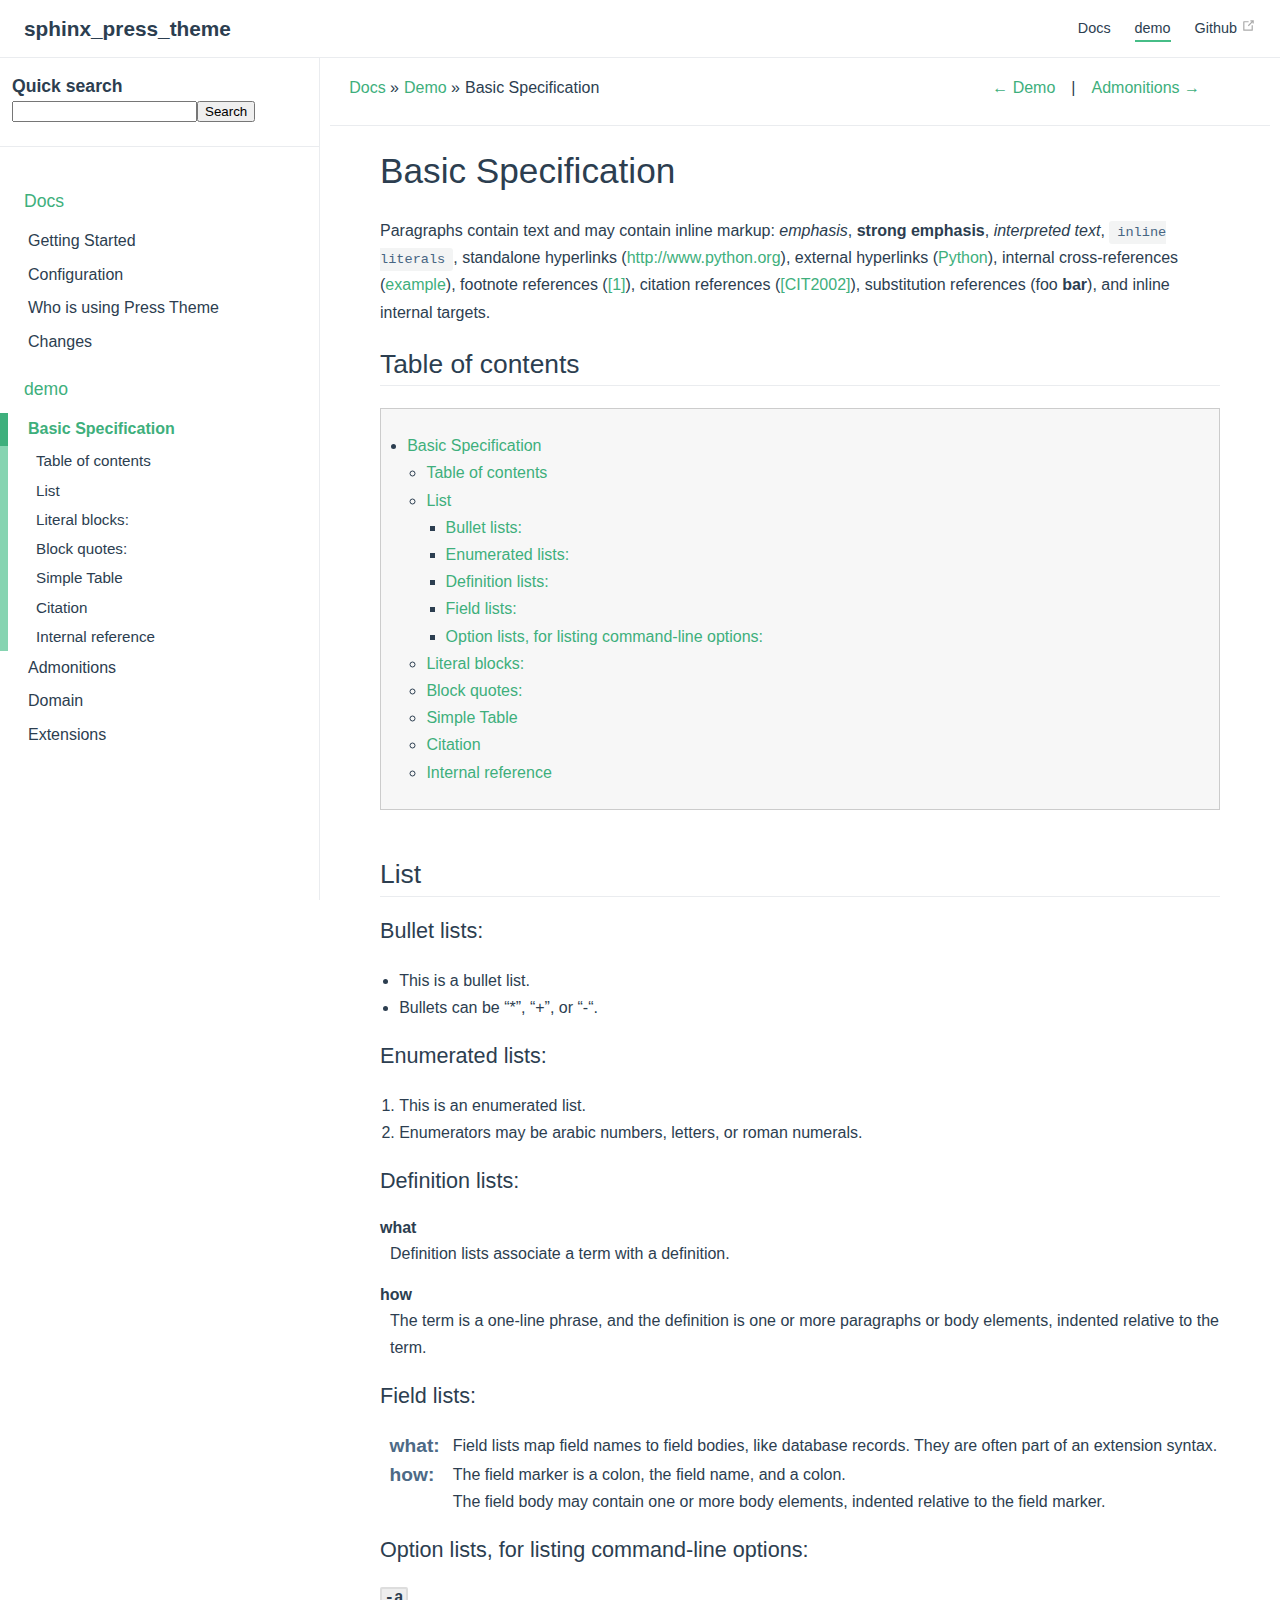
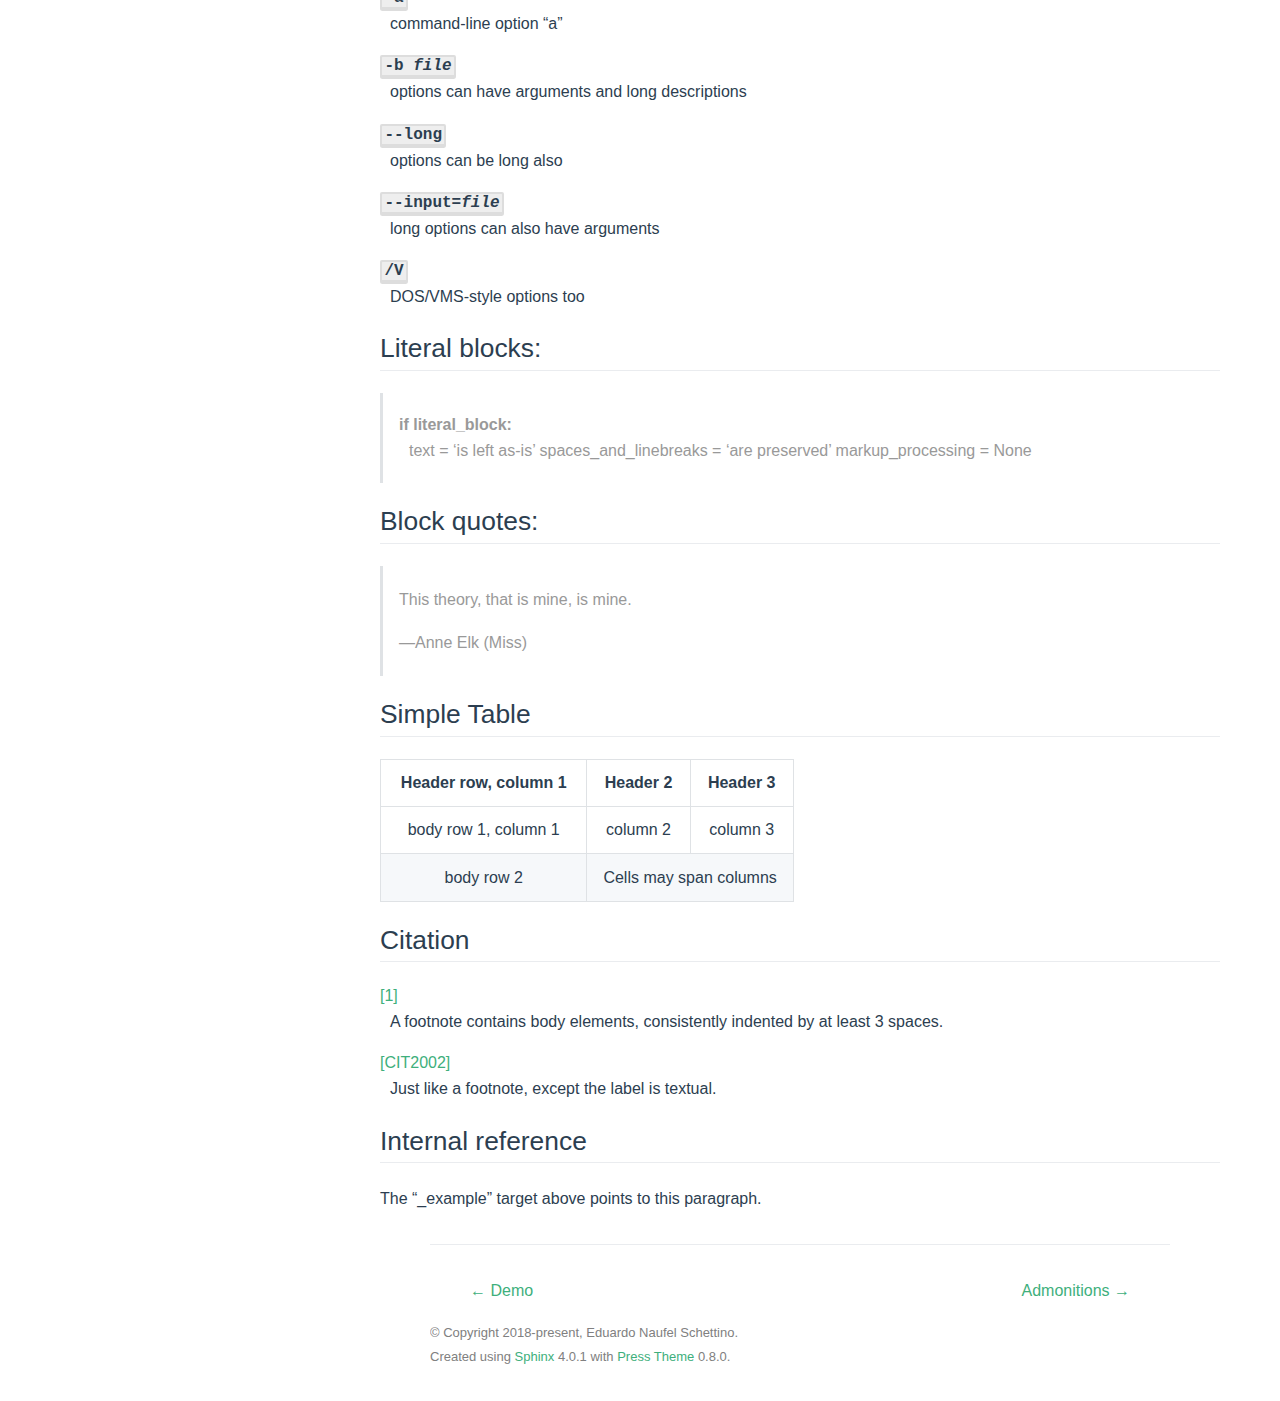
<file: theme-demo/basic.html>
<!DOCTYPE html>
<html >
  <head>
    <meta charset="utf-8">
    <meta name="viewport" content="width=device-width,initial-scale=1"><meta name="generator" content="Docutils 0.17.1: http://docutils.sourceforge.net/" />

      <title>Basic Specification</title>
    
          <link rel="stylesheet" href="../_static/pygments.css" type="text/css" />
          <link rel="stylesheet" href="../_static/theme.css " type="text/css" />
      
      <!-- sphinx script_files -->
        <script data-url_root="../" id="documentation_options" src="../_static/documentation_options.js"></script>
        <script src="../_static/jquery.js"></script>
        <script src="../_static/underscore.js"></script>
        <script src="../_static/doctools.js"></script>

      
      <!-- bundled in js (rollup iife) -->
      <!-- <script src="../_static/theme-vendors.js"></script> -->
      <script src="../_static/theme.js" defer></script>
    
  <link rel="author" title="About these documents" href="../about.html" />
  <link rel="index" title="Index" href="../genindex.html" />
  <link rel="search" title="Search" href="../search.html" />
  <link rel="next" title="Admonitions" href="admonition.html" />
  <link rel="prev" title="Demo" href="index.html" /> 
  </head>

  <body>
    <div id="app">
    <div class="theme-container" :class="pageClasses"><navbar @toggle-sidebar="toggleSidebar">
  <router-link to="../index.html" class="home-link">
    
      <span class="site-name">sphinx_press_theme</span>
    
  </router-link>

  <div class="links">
    <navlinks class="can-hide">

  
    <div class="nav-item">
      <a href="../index.html#sphinx-press-theme"
         class="nav-link ">
         Docs
      </a>
    </div>
  
    <div class="nav-item">
      <a href="index.html#demo"
         class="nav-link  router-link-active">
         demo
      </a>
    </div>
  



  
    <div class="nav-item">
      <a href="https://github.com/schettino72/sphinx_press_theme"
        class="nav-link external">
          Github <outboundlink></outboundlink>
      </a>
    </div>
  

    </navlinks>
  </div>
</navbar>

      
      <div class="sidebar-mask" @click="toggleSidebar(false)">
      </div>
        <sidebar @toggle-sidebar="toggleSidebar">
          
          <navlinks>
            

  
    <div class="nav-item">
      <a href="../index.html#sphinx-press-theme"
         class="nav-link ">
         Docs
      </a>
    </div>
  
    <div class="nav-item">
      <a href="index.html#demo"
         class="nav-link  router-link-active">
         demo
      </a>
    </div>
  



  
    <div class="nav-item">
      <a href="https://github.com/schettino72/sphinx_press_theme"
        class="nav-link external">
          Github <outboundlink></outboundlink>
      </a>
    </div>
  

            
          </navlinks><div id="searchbox" class="searchbox" role="search">
  <div class="caption"><span class="caption-text">Quick search</span>
    <div class="searchformwrapper">
      <form class="search" action="../search.html" method="get">
        <input type="text" name="q" />
        <input type="submit" value="Search" />
        <input type="hidden" name="check_keywords" value="yes" />
        <input type="hidden" name="area" value="default" />
      </form>
    </div>
  </div>
</div><div class="sidebar-links" role="navigation" aria-label="main navigation">
  
    <div class="sidebar-group">
      <p class="caption">
        <span class="caption-text"><a href="../index.html#sphinx-press-theme">Docs</a></span>
      </p>
      <ul class="">
        
          <li class="toctree-l1 ">
            
              <a href="../about.html" class="reference internal ">Getting Started</a>
            

            
          </li>

        
          <li class="toctree-l1 ">
            
              <a href="../configuration.html" class="reference internal ">Configuration</a>
            

            
          </li>

        
          <li class="toctree-l1 ">
            
              <a href="../who.html" class="reference internal ">Who is using Press Theme</a>
            

            
          </li>

        
          <li class="toctree-l1 ">
            
              <a href="../changes.html" class="reference internal ">Changes</a>
            

            
          </li>

        
      </ul>
    </div>
  
    <div class="sidebar-group">
      <p class="caption">
        <span class="caption-text"><a href="index.html#demo">demo</a></span>
      </p>
      <ul class="current">
        
          <li class="toctree-l1 current">
            
              <a href="#" class="reference internal current">Basic Specification</a>
            

            
              <ul>
                
                  <li class="toctree-l2"><a href="#table-of-contents" class="reference internal">Table of contents</a></li>
                
                  <li class="toctree-l2"><a href="#list" class="reference internal">List</a></li>
                
                  <li class="toctree-l2"><a href="#literal-blocks" class="reference internal">Literal blocks:</a></li>
                
                  <li class="toctree-l2"><a href="#block-quotes" class="reference internal">Block quotes:</a></li>
                
                  <li class="toctree-l2"><a href="#simple-table" class="reference internal">Simple Table</a></li>
                
                  <li class="toctree-l2"><a href="#citation" class="reference internal">Citation</a></li>
                
                  <li class="toctree-l2"><a href="#internal-reference" class="reference internal">Internal reference</a></li>
                
              </ul>
            
          </li>

        
          <li class="toctree-l1 ">
            
              <a href="admonition.html" class="reference internal ">Admonitions</a>
            

            
          </li>

        
          <li class="toctree-l1 ">
            
              <a href="domain.html" class="reference internal ">Domain</a>
            

            
          </li>

        
          <li class="toctree-l1 ">
            
              <a href="extensions.html" class="reference internal ">Extensions</a>
            

            
          </li>

        
      </ul>
    </div>
  
</div>
        </sidebar>

      <page>
          <div class="body-header" role="navigation" aria-label="navigation">
  
  <ul class="breadcrumbs">
    <li><a href="../index.html">Docs</a> &raquo;</li>
    
      <li><a href="index.html">Demo</a> &raquo;</li>
    
    <li>Basic Specification</li>
  </ul>
  

  <ul class="page-nav">
  <li class="prev">
    <a href="index.html"
       title="previous chapter">← Demo</a>
  </li>
  <li class="next">
    <a href="admonition.html"
       title="next chapter">Admonitions →</a>
  </li>
</ul>
  
</div>
<hr>
          <div class="content" role="main" v-pre>
            
  <section id="basic-specification">
<h1><a class="toc-backref" href="#id4">Basic Specification</a><a class="headerlink" href="#basic-specification" title="Permalink to this headline">¶</a></h1>
<p>Paragraphs contain text and may contain inline markup: <em>emphasis</em>, <strong>strong emphasis</strong>, <cite>interpreted text</cite>, <code class="docutils literal notranslate"><span class="pre">inline</span> <span class="pre">literals</span></code>, standalone hyperlinks (<a class="reference external" href="http://www.python.org">http://www.python.org</a>), external hyperlinks (<a class="reference external" href="http://www.python.org">Python</a>), internal cross-references (<a class="reference internal" href="#example">example</a>), footnote references (<a class="footnote-reference brackets" href="#id3" id="id1">1</a>), citation references (<a class="reference internal" href="#cit2002" id="id2"><span>[CIT2002]</span></a>), substitution references (foo <strong>bar</strong>), and <span class="target" id="inline-internal-targets">inline internal targets</span>.</p>
<section id="table-of-contents">
<h2><a class="toc-backref" href="#id5">Table of contents</a><a class="headerlink" href="#table-of-contents" title="Permalink to this headline">¶</a></h2>
<div class="contents topic" id="contents">
<p class="topic-title">Contents</p>
<ul class="simple">
<li><p><a class="reference internal" href="#basic-specification" id="id4">Basic Specification</a></p>
<ul>
<li><p><a class="reference internal" href="#table-of-contents" id="id5">Table of contents</a></p></li>
<li><p><a class="reference internal" href="#list" id="id6">List</a></p>
<ul>
<li><p><a class="reference internal" href="#bullet-lists" id="id7">Bullet lists:</a></p></li>
<li><p><a class="reference internal" href="#enumerated-lists" id="id8">Enumerated lists:</a></p></li>
<li><p><a class="reference internal" href="#definition-lists" id="id9">Definition lists:</a></p></li>
<li><p><a class="reference internal" href="#field-lists" id="id10">Field lists:</a></p></li>
<li><p><a class="reference internal" href="#option-lists-for-listing-command-line-options" id="id11">Option lists, for listing command-line options:</a></p></li>
</ul>
</li>
<li><p><a class="reference internal" href="#literal-blocks" id="id12">Literal blocks:</a></p></li>
<li><p><a class="reference internal" href="#block-quotes" id="id13">Block quotes:</a></p></li>
<li><p><a class="reference internal" href="#simple-table" id="id14">Simple Table</a></p></li>
<li><p><a class="reference internal" href="#citation" id="id15">Citation</a></p></li>
<li><p><a class="reference internal" href="#internal-reference" id="id16">Internal reference</a></p></li>
</ul>
</li>
</ul>
</div>
</section>
<section id="list">
<h2><a class="toc-backref" href="#id6">List</a><a class="headerlink" href="#list" title="Permalink to this headline">¶</a></h2>
<section id="bullet-lists">
<h3><a class="toc-backref" href="#id7">Bullet lists:</a><a class="headerlink" href="#bullet-lists" title="Permalink to this headline">¶</a></h3>
<ul class="simple">
<li><p>This is a bullet list.</p></li>
<li><p>Bullets can be “*”, “+”, or “-“.</p></li>
</ul>
</section>
<section id="enumerated-lists">
<h3><a class="toc-backref" href="#id8">Enumerated lists:</a><a class="headerlink" href="#enumerated-lists" title="Permalink to this headline">¶</a></h3>
<ol class="arabic simple">
<li><p>This is an enumerated list.</p></li>
<li><p>Enumerators may be arabic numbers, letters, or roman
numerals.</p></li>
</ol>
</section>
<section id="definition-lists">
<h3><a class="toc-backref" href="#id9">Definition lists:</a><a class="headerlink" href="#definition-lists" title="Permalink to this headline">¶</a></h3>
<dl class="simple">
<dt>what</dt><dd><p>Definition lists associate a term with a definition.</p>
</dd>
<dt>how</dt><dd><p>The term is a one-line phrase, and the definition is one
or more paragraphs or body elements, indented relative to
the term.</p>
</dd>
</dl>
</section>
<section id="field-lists">
<h3><a class="toc-backref" href="#id10">Field lists:</a><a class="headerlink" href="#field-lists" title="Permalink to this headline">¶</a></h3>
<dl class="field-list">
<dt class="field-odd">what</dt>
<dd class="field-odd"><p>Field lists map field names to field bodies, like
database records.  They are often part of an extension
syntax.</p>
</dd>
<dt class="field-even">how</dt>
<dd class="field-even"><p>The field marker is a colon, the field name, and a
colon.</p>
<p>The field body may contain one or more body elements,
indented relative to the field marker.</p>
</dd>
</dl>
</section>
<section id="option-lists-for-listing-command-line-options">
<h3><a class="toc-backref" href="#id11">Option lists, for listing command-line options:</a><a class="headerlink" href="#option-lists-for-listing-command-line-options" title="Permalink to this headline">¶</a></h3>
<dl class="option-list">
<dt><kbd><span class="option">-a</span></kbd></dt>
<dd><p>command-line option “a”</p>
</dd>
<dt><kbd><span class="option">-b <var>file</var></span></kbd></dt>
<dd><p>options can have arguments
and long descriptions</p>
</dd>
<dt><kbd><span class="option">--long</span></kbd></dt>
<dd><p>options can be long also</p>
</dd>
<dt><kbd><span class="option">--input=<var>file</var></span></kbd></dt>
<dd><p>long options can also have
arguments</p>
</dd>
<dt><kbd><span class="option">/V</span></kbd></dt>
<dd><p>DOS/VMS-style options too</p>
</dd>
</dl>
</section>
</section>
<section id="literal-blocks">
<h2><a class="toc-backref" href="#id12">Literal blocks:</a><a class="headerlink" href="#literal-blocks" title="Permalink to this headline">¶</a></h2>
<blockquote>
<div><dl class="simple">
<dt>if literal_block:</dt><dd><p>text = ‘is left as-is’
spaces_and_linebreaks = ‘are preserved’
markup_processing = None</p>
</dd>
</dl>
</div></blockquote>
</section>
<section id="block-quotes">
<h2><a class="toc-backref" href="#id13">Block quotes:</a><a class="headerlink" href="#block-quotes" title="Permalink to this headline">¶</a></h2>
<blockquote>
<div><p>This theory, that is mine, is mine.</p>
<p class="attribution">—Anne Elk (Miss)</p>
</div></blockquote>
</section>
<section id="simple-table">
<h2><a class="toc-backref" href="#id14">Simple Table</a><a class="headerlink" href="#simple-table" title="Permalink to this headline">¶</a></h2>
<table class="docutils align-default">
<colgroup>
<col style="width: 50%" />
<col style="width: 25%" />
<col style="width: 25%" />
</colgroup>
<thead>
<tr class="row-odd"><th class="head"><p>Header row, column 1</p></th>
<th class="head"><p>Header 2</p></th>
<th class="head"><p>Header 3</p></th>
</tr>
</thead>
<tbody>
<tr class="row-even"><td><p>body row 1, column 1</p></td>
<td><p>column 2</p></td>
<td><p>column 3</p></td>
</tr>
<tr class="row-odd"><td><p>body row 2</p></td>
<td colspan="2"><p>Cells may span columns</p></td>
</tr>
</tbody>
</table>
</section>
<section id="citation">
<h2><a class="toc-backref" href="#id15">Citation</a><a class="headerlink" href="#citation" title="Permalink to this headline">¶</a></h2>
<dl class="footnote brackets">
<dt class="label" id="id3"><span class="brackets"><a class="fn-backref" href="#id1">1</a></span></dt>
<dd><p>A footnote contains body elements, consistently
indented by at least 3 spaces.</p>
</dd>
</dl>
<dl class="citation">
<dt class="label" id="cit2002"><span class="brackets"><a class="fn-backref" href="#id2">CIT2002</a></span></dt>
<dd><p>Just like a footnote, except the label is
textual.</p>
</dd>
</dl>
</section>
<section id="internal-reference">
<h2><a class="toc-backref" href="#id16">Internal reference</a><a class="headerlink" href="#internal-reference" title="Permalink to this headline">¶</a></h2>
<p id="example">The “_example” target above points to this paragraph.</p>
</section>
</section>


          </div>
          <div class="page-nav">
            <div class="inner"><ul class="page-nav">
  <li class="prev">
    <a href="index.html"
       title="previous chapter">← Demo</a>
  </li>
  <li class="next">
    <a href="admonition.html"
       title="next chapter">Admonitions →</a>
  </li>
</ul><div class="footer" role="contentinfo">
      &#169; Copyright 2018-present, Eduardo Naufel Schettino.
    <br>
    Created using <a href="http://sphinx-doc.org/">Sphinx</a> 4.0.1 with <a href="https://github.com/schettino72/sphinx_press_theme">Press Theme</a> 0.8.0.
</div>
            </div>
          </div>
      </page>
    </div></div>
    
    
  </body>
</html>
</file>
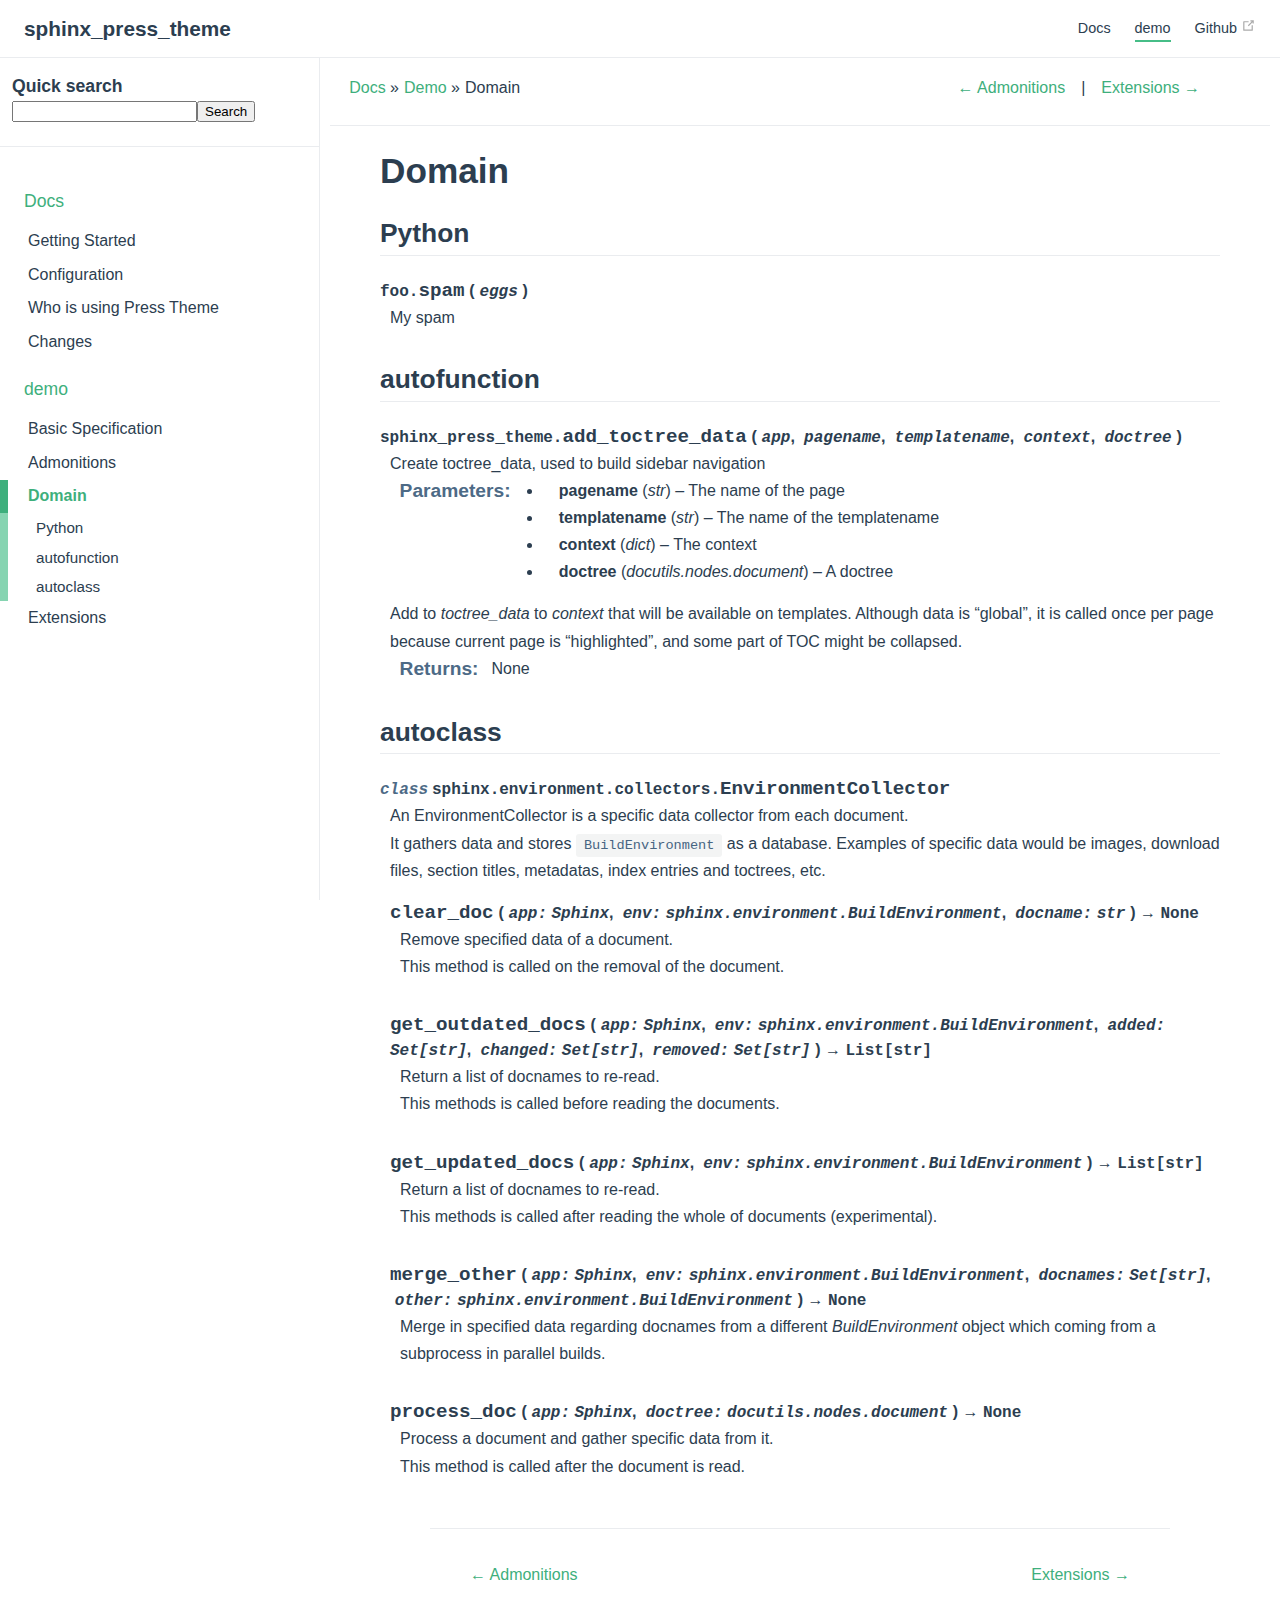
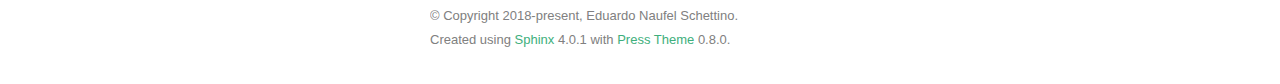
<file: theme-demo/domain.html>
<!DOCTYPE html>
<html >
  <head>
    <meta charset="utf-8">
    <meta name="viewport" content="width=device-width,initial-scale=1"><meta name="generator" content="Docutils 0.17.1: http://docutils.sourceforge.net/" />

      <title>Domain</title>
    
          <link rel="stylesheet" href="../_static/pygments.css" type="text/css" />
          <link rel="stylesheet" href="../_static/theme.css " type="text/css" />
      
      <!-- sphinx script_files -->
        <script data-url_root="../" id="documentation_options" src="../_static/documentation_options.js"></script>
        <script src="../_static/jquery.js"></script>
        <script src="../_static/underscore.js"></script>
        <script src="../_static/doctools.js"></script>

      
      <!-- bundled in js (rollup iife) -->
      <!-- <script src="../_static/theme-vendors.js"></script> -->
      <script src="../_static/theme.js" defer></script>
    
  <link rel="author" title="About these documents" href="../about.html" />
  <link rel="index" title="Index" href="../genindex.html" />
  <link rel="search" title="Search" href="../search.html" />
  <link rel="next" title="Extensions" href="extensions.html" />
  <link rel="prev" title="Admonitions" href="admonition.html" /> 
  </head>

  <body>
    <div id="app">
    <div class="theme-container" :class="pageClasses"><navbar @toggle-sidebar="toggleSidebar">
  <router-link to="../index.html" class="home-link">
    
      <span class="site-name">sphinx_press_theme</span>
    
  </router-link>

  <div class="links">
    <navlinks class="can-hide">

  
    <div class="nav-item">
      <a href="../index.html#sphinx-press-theme"
         class="nav-link ">
         Docs
      </a>
    </div>
  
    <div class="nav-item">
      <a href="index.html#demo"
         class="nav-link  router-link-active">
         demo
      </a>
    </div>
  



  
    <div class="nav-item">
      <a href="https://github.com/schettino72/sphinx_press_theme"
        class="nav-link external">
          Github <outboundlink></outboundlink>
      </a>
    </div>
  

    </navlinks>
  </div>
</navbar>

      
      <div class="sidebar-mask" @click="toggleSidebar(false)">
      </div>
        <sidebar @toggle-sidebar="toggleSidebar">
          
          <navlinks>
            

  
    <div class="nav-item">
      <a href="../index.html#sphinx-press-theme"
         class="nav-link ">
         Docs
      </a>
    </div>
  
    <div class="nav-item">
      <a href="index.html#demo"
         class="nav-link  router-link-active">
         demo
      </a>
    </div>
  



  
    <div class="nav-item">
      <a href="https://github.com/schettino72/sphinx_press_theme"
        class="nav-link external">
          Github <outboundlink></outboundlink>
      </a>
    </div>
  

            
          </navlinks><div id="searchbox" class="searchbox" role="search">
  <div class="caption"><span class="caption-text">Quick search</span>
    <div class="searchformwrapper">
      <form class="search" action="../search.html" method="get">
        <input type="text" name="q" />
        <input type="submit" value="Search" />
        <input type="hidden" name="check_keywords" value="yes" />
        <input type="hidden" name="area" value="default" />
      </form>
    </div>
  </div>
</div><div class="sidebar-links" role="navigation" aria-label="main navigation">
  
    <div class="sidebar-group">
      <p class="caption">
        <span class="caption-text"><a href="../index.html#sphinx-press-theme">Docs</a></span>
      </p>
      <ul class="">
        
          <li class="toctree-l1 ">
            
              <a href="../about.html" class="reference internal ">Getting Started</a>
            

            
          </li>

        
          <li class="toctree-l1 ">
            
              <a href="../configuration.html" class="reference internal ">Configuration</a>
            

            
          </li>

        
          <li class="toctree-l1 ">
            
              <a href="../who.html" class="reference internal ">Who is using Press Theme</a>
            

            
          </li>

        
          <li class="toctree-l1 ">
            
              <a href="../changes.html" class="reference internal ">Changes</a>
            

            
          </li>

        
      </ul>
    </div>
  
    <div class="sidebar-group">
      <p class="caption">
        <span class="caption-text"><a href="index.html#demo">demo</a></span>
      </p>
      <ul class="current">
        
          <li class="toctree-l1 ">
            
              <a href="basic.html" class="reference internal ">Basic Specification</a>
            

            
          </li>

        
          <li class="toctree-l1 ">
            
              <a href="admonition.html" class="reference internal ">Admonitions</a>
            

            
          </li>

        
          <li class="toctree-l1 current">
            
              <a href="#" class="reference internal current">Domain</a>
            

            
              <ul>
                
                  <li class="toctree-l2"><a href="#module-foo" class="reference internal">Python</a></li>
                
                  <li class="toctree-l2"><a href="#autofunction" class="reference internal">autofunction</a></li>
                
                  <li class="toctree-l2"><a href="#autoclass" class="reference internal">autoclass</a></li>
                
              </ul>
            
          </li>

        
          <li class="toctree-l1 ">
            
              <a href="extensions.html" class="reference internal ">Extensions</a>
            

            
          </li>

        
      </ul>
    </div>
  
</div>
        </sidebar>

      <page>
          <div class="body-header" role="navigation" aria-label="navigation">
  
  <ul class="breadcrumbs">
    <li><a href="../index.html">Docs</a> &raquo;</li>
    
      <li><a href="index.html">Demo</a> &raquo;</li>
    
    <li>Domain</li>
  </ul>
  

  <ul class="page-nav">
  <li class="prev">
    <a href="admonition.html"
       title="previous chapter">← Admonitions</a>
  </li>
  <li class="next">
    <a href="extensions.html"
       title="next chapter">Extensions →</a>
  </li>
</ul>
  
</div>
<hr>
          <div class="content" role="main" v-pre>
            
  <section id="domain">
<h1>Domain<a class="headerlink" href="#domain" title="Permalink to this headline">¶</a></h1>
<section id="module-foo">
<span id="python"></span><h2>Python<a class="headerlink" href="#module-foo" title="Permalink to this headline">¶</a></h2>
<dl class="py function">
<dt class="sig sig-object py" id="foo.spam">
<span class="sig-prename descclassname"><span class="pre">foo.</span></span><span class="sig-name descname"><span class="pre">spam</span></span><span class="sig-paren">(</span><em class="sig-param"><span class="n"><span class="pre">eggs</span></span></em><span class="sig-paren">)</span><a class="headerlink" href="#foo.spam" title="Permalink to this definition">¶</a></dt>
<dd><p>My spam</p>
</dd></dl>

</section>
<section id="autofunction">
<h2>autofunction<a class="headerlink" href="#autofunction" title="Permalink to this headline">¶</a></h2>
<dl class="py function">
<dt class="sig sig-object py" id="sphinx_press_theme.add_toctree_data">
<span class="sig-prename descclassname"><span class="pre">sphinx_press_theme.</span></span><span class="sig-name descname"><span class="pre">add_toctree_data</span></span><span class="sig-paren">(</span><em class="sig-param"><span class="n"><span class="pre">app</span></span></em>, <em class="sig-param"><span class="n"><span class="pre">pagename</span></span></em>, <em class="sig-param"><span class="n"><span class="pre">templatename</span></span></em>, <em class="sig-param"><span class="n"><span class="pre">context</span></span></em>, <em class="sig-param"><span class="n"><span class="pre">doctree</span></span></em><span class="sig-paren">)</span><a class="headerlink" href="#sphinx_press_theme.add_toctree_data" title="Permalink to this definition">¶</a></dt>
<dd><p>Create toctree_data, used to build sidebar navigation</p>
<dl class="field-list simple">
<dt class="field-odd">Parameters</dt>
<dd class="field-odd"><ul class="simple">
<li><p><strong>pagename</strong> (<em>str</em>) – The name of the page</p></li>
<li><p><strong>templatename</strong> (<em>str</em>) – The name of the templatename</p></li>
<li><p><strong>context</strong> (<em>dict</em>) – The context</p></li>
<li><p><strong>doctree</strong> (<em>docutils.nodes.document</em>) – A doctree</p></li>
</ul>
</dd>
</dl>
<p>Add to <cite>toctree_data</cite> to <cite>context</cite> that will be available on templates.
Although data is “global”, it is called once per page because current
page is “highlighted”, and some part of TOC might be collapsed.</p>
<dl class="field-list simple">
<dt class="field-odd">Returns</dt>
<dd class="field-odd"><p>None</p>
</dd>
</dl>
</dd></dl>

</section>
<section id="autoclass">
<h2>autoclass<a class="headerlink" href="#autoclass" title="Permalink to this headline">¶</a></h2>
<dl class="py class">
<dt class="sig sig-object py" id="sphinx.environment.collectors.EnvironmentCollector">
<em class="property"><span class="pre">class</span> </em><span class="sig-prename descclassname"><span class="pre">sphinx.environment.collectors.</span></span><span class="sig-name descname"><span class="pre">EnvironmentCollector</span></span><a class="headerlink" href="#sphinx.environment.collectors.EnvironmentCollector" title="Permalink to this definition">¶</a></dt>
<dd><p>An EnvironmentCollector is a specific data collector from each document.</p>
<p>It gathers data and stores <code class="xref py py-class docutils literal notranslate"><span class="pre">BuildEnvironment</span></code> as a database.  Examples of specific
data would be images, download files, section titles, metadatas, index
entries and toctrees, etc.</p>
<dl class="py method">
<dt class="sig sig-object py" id="sphinx.environment.collectors.EnvironmentCollector.clear_doc">
<span class="sig-name descname"><span class="pre">clear_doc</span></span><span class="sig-paren">(</span><em class="sig-param"><span class="n"><span class="pre">app</span></span><span class="p"><span class="pre">:</span></span> <span class="n"><span class="pre">Sphinx</span></span></em>, <em class="sig-param"><span class="n"><span class="pre">env</span></span><span class="p"><span class="pre">:</span></span> <span class="n"><span class="pre">sphinx.environment.BuildEnvironment</span></span></em>, <em class="sig-param"><span class="n"><span class="pre">docname</span></span><span class="p"><span class="pre">:</span></span> <span class="n"><span class="pre">str</span></span></em><span class="sig-paren">)</span> &#x2192; <span class="pre">None</span><a class="headerlink" href="#sphinx.environment.collectors.EnvironmentCollector.clear_doc" title="Permalink to this definition">¶</a></dt>
<dd><p>Remove specified data of a document.</p>
<p>This method is called on the removal of the document.</p>
</dd></dl>

<dl class="py method">
<dt class="sig sig-object py" id="sphinx.environment.collectors.EnvironmentCollector.get_outdated_docs">
<span class="sig-name descname"><span class="pre">get_outdated_docs</span></span><span class="sig-paren">(</span><em class="sig-param"><span class="n"><span class="pre">app</span></span><span class="p"><span class="pre">:</span></span> <span class="n"><span class="pre">Sphinx</span></span></em>, <em class="sig-param"><span class="n"><span class="pre">env</span></span><span class="p"><span class="pre">:</span></span> <span class="n"><span class="pre">sphinx.environment.BuildEnvironment</span></span></em>, <em class="sig-param"><span class="n"><span class="pre">added</span></span><span class="p"><span class="pre">:</span></span> <span class="n"><span class="pre">Set</span><span class="p"><span class="pre">[</span></span><span class="pre">str</span><span class="p"><span class="pre">]</span></span></span></em>, <em class="sig-param"><span class="n"><span class="pre">changed</span></span><span class="p"><span class="pre">:</span></span> <span class="n"><span class="pre">Set</span><span class="p"><span class="pre">[</span></span><span class="pre">str</span><span class="p"><span class="pre">]</span></span></span></em>, <em class="sig-param"><span class="n"><span class="pre">removed</span></span><span class="p"><span class="pre">:</span></span> <span class="n"><span class="pre">Set</span><span class="p"><span class="pre">[</span></span><span class="pre">str</span><span class="p"><span class="pre">]</span></span></span></em><span class="sig-paren">)</span> &#x2192; <span class="pre">List</span><span class="p"><span class="pre">[</span></span><span class="pre">str</span><span class="p"><span class="pre">]</span></span><a class="headerlink" href="#sphinx.environment.collectors.EnvironmentCollector.get_outdated_docs" title="Permalink to this definition">¶</a></dt>
<dd><p>Return a list of docnames to re-read.</p>
<p>This methods is called before reading the documents.</p>
</dd></dl>

<dl class="py method">
<dt class="sig sig-object py" id="sphinx.environment.collectors.EnvironmentCollector.get_updated_docs">
<span class="sig-name descname"><span class="pre">get_updated_docs</span></span><span class="sig-paren">(</span><em class="sig-param"><span class="n"><span class="pre">app</span></span><span class="p"><span class="pre">:</span></span> <span class="n"><span class="pre">Sphinx</span></span></em>, <em class="sig-param"><span class="n"><span class="pre">env</span></span><span class="p"><span class="pre">:</span></span> <span class="n"><span class="pre">sphinx.environment.BuildEnvironment</span></span></em><span class="sig-paren">)</span> &#x2192; <span class="pre">List</span><span class="p"><span class="pre">[</span></span><span class="pre">str</span><span class="p"><span class="pre">]</span></span><a class="headerlink" href="#sphinx.environment.collectors.EnvironmentCollector.get_updated_docs" title="Permalink to this definition">¶</a></dt>
<dd><p>Return a list of docnames to re-read.</p>
<p>This methods is called after reading the whole of documents (experimental).</p>
</dd></dl>

<dl class="py method">
<dt class="sig sig-object py" id="sphinx.environment.collectors.EnvironmentCollector.merge_other">
<span class="sig-name descname"><span class="pre">merge_other</span></span><span class="sig-paren">(</span><em class="sig-param"><span class="n"><span class="pre">app</span></span><span class="p"><span class="pre">:</span></span> <span class="n"><span class="pre">Sphinx</span></span></em>, <em class="sig-param"><span class="n"><span class="pre">env</span></span><span class="p"><span class="pre">:</span></span> <span class="n"><span class="pre">sphinx.environment.BuildEnvironment</span></span></em>, <em class="sig-param"><span class="n"><span class="pre">docnames</span></span><span class="p"><span class="pre">:</span></span> <span class="n"><span class="pre">Set</span><span class="p"><span class="pre">[</span></span><span class="pre">str</span><span class="p"><span class="pre">]</span></span></span></em>, <em class="sig-param"><span class="n"><span class="pre">other</span></span><span class="p"><span class="pre">:</span></span> <span class="n"><span class="pre">sphinx.environment.BuildEnvironment</span></span></em><span class="sig-paren">)</span> &#x2192; <span class="pre">None</span><a class="headerlink" href="#sphinx.environment.collectors.EnvironmentCollector.merge_other" title="Permalink to this definition">¶</a></dt>
<dd><p>Merge in specified data regarding docnames from a different <cite>BuildEnvironment</cite>
object which coming from a subprocess in parallel builds.</p>
</dd></dl>

<dl class="py method">
<dt class="sig sig-object py" id="sphinx.environment.collectors.EnvironmentCollector.process_doc">
<span class="sig-name descname"><span class="pre">process_doc</span></span><span class="sig-paren">(</span><em class="sig-param"><span class="n"><span class="pre">app</span></span><span class="p"><span class="pre">:</span></span> <span class="n"><span class="pre">Sphinx</span></span></em>, <em class="sig-param"><span class="n"><span class="pre">doctree</span></span><span class="p"><span class="pre">:</span></span> <span class="n"><span class="pre">docutils.nodes.document</span></span></em><span class="sig-paren">)</span> &#x2192; <span class="pre">None</span><a class="headerlink" href="#sphinx.environment.collectors.EnvironmentCollector.process_doc" title="Permalink to this definition">¶</a></dt>
<dd><p>Process a document and gather specific data from it.</p>
<p>This method is called after the document is read.</p>
</dd></dl>

</dd></dl>

</section>
</section>


          </div>
          <div class="page-nav">
            <div class="inner"><ul class="page-nav">
  <li class="prev">
    <a href="admonition.html"
       title="previous chapter">← Admonitions</a>
  </li>
  <li class="next">
    <a href="extensions.html"
       title="next chapter">Extensions →</a>
  </li>
</ul><div class="footer" role="contentinfo">
      &#169; Copyright 2018-present, Eduardo Naufel Schettino.
    <br>
    Created using <a href="http://sphinx-doc.org/">Sphinx</a> 4.0.1 with <a href="https://github.com/schettino72/sphinx_press_theme">Press Theme</a> 0.8.0.
</div>
            </div>
          </div>
      </page>
    </div></div>
    
    
  </body>
</html>
</file>
<file: _static/pygments.css>
pre { line-height: 125%; }
td.linenos .normal { color: inherit; background-color: transparent; padding-left: 5px; padding-right: 5px; }
span.linenos { color: inherit; background-color: transparent; padding-left: 5px; padding-right: 5px; }
td.linenos .special { color: #000000; background-color: #ffffc0; padding-left: 5px; padding-right: 5px; }
span.linenos.special { color: #000000; background-color: #ffffc0; padding-left: 5px; padding-right: 5px; }
.highlight .hll { background-color: #4f424c }
.highlight { background: #2f1e2e; color: #e7e9db }
.highlight .c { color: #776e71 } /* Comment */
.highlight .err { color: #ef6155 } /* Error */
.highlight .k { color: #815ba4 } /* Keyword */
.highlight .l { color: #f99b15 } /* Literal */
.highlight .n { color: #e7e9db } /* Name */
.highlight .o { color: #5bc4bf } /* Operator */
.highlight .p { color: #e7e9db } /* Punctuation */
.highlight .ch { color: #776e71 } /* Comment.Hashbang */
.highlight .cm { color: #776e71 } /* Comment.Multiline */
.highlight .cp { color: #776e71 } /* Comment.Preproc */
.highlight .cpf { color: #776e71 } /* Comment.PreprocFile */
.highlight .c1 { color: #776e71 } /* Comment.Single */
.highlight .cs { color: #776e71 } /* Comment.Special */
.highlight .gd { color: #ef6155 } /* Generic.Deleted */
.highlight .ge { font-style: italic } /* Generic.Emph */
.highlight .gh { color: #e7e9db; font-weight: bold } /* Generic.Heading */
.highlight .gi { color: #48b685 } /* Generic.Inserted */
.highlight .gp { color: #776e71; font-weight: bold } /* Generic.Prompt */
.highlight .gs { font-weight: bold } /* Generic.Strong */
.highlight .gu { color: #5bc4bf; font-weight: bold } /* Generic.Subheading */
.highlight .kc { color: #815ba4 } /* Keyword.Constant */
.highlight .kd { color: #815ba4 } /* Keyword.Declaration */
.highlight .kn { color: #5bc4bf } /* Keyword.Namespace */
.highlight .kp { color: #815ba4 } /* Keyword.Pseudo */
.highlight .kr { color: #815ba4 } /* Keyword.Reserved */
.highlight .kt { color: #fec418 } /* Keyword.Type */
.highlight .ld { color: #48b685 } /* Literal.Date */
.highlight .m { color: #f99b15 } /* Literal.Number */
.highlight .s { color: #48b685 } /* Literal.String */
.highlight .na { color: #06b6ef } /* Name.Attribute */
.highlight .nb { color: #e7e9db } /* Name.Builtin */
.highlight .nc { color: #fec418 } /* Name.Class */
.highlight .no { color: #ef6155 } /* Name.Constant */
.highlight .nd { color: #5bc4bf } /* Name.Decorator */
.highlight .ni { color: #e7e9db } /* Name.Entity */
.highlight .ne { color: #ef6155 } /* Name.Exception */
.highlight .nf { color: #06b6ef } /* Name.Function */
.highlight .nl { color: #e7e9db } /* Name.Label */
.highlight .nn { color: #fec418 } /* Name.Namespace */
.highlight .nx { color: #06b6ef } /* Name.Other */
.highlight .py { color: #e7e9db } /* Name.Property */
.highlight .nt { color: #5bc4bf } /* Name.Tag */
.highlight .nv { color: #ef6155 } /* Name.Variable */
.highlight .ow { color: #5bc4bf } /* Operator.Word */
.highlight .w { color: #e7e9db } /* Text.Whitespace */
.highlight .mb { color: #f99b15 } /* Literal.Number.Bin */
.highlight .mf { color: #f99b15 } /* Literal.Number.Float */
.highlight .mh { color: #f99b15 } /* Literal.Number.Hex */
.highlight .mi { color: #f99b15 } /* Literal.Number.Integer */
.highlight .mo { color: #f99b15 } /* Literal.Number.Oct */
.highlight .sa { color: #48b685 } /* Literal.String.Affix */
.highlight .sb { color: #48b685 } /* Literal.String.Backtick */
.highlight .sc { color: #e7e9db } /* Literal.String.Char */
.highlight .dl { color: #48b685 } /* Literal.String.Delimiter */
.highlight .sd { color: #776e71 } /* Literal.String.Doc */
.highlight .s2 { color: #48b685 } /* Literal.String.Double */
.highlight .se { color: #f99b15 } /* Literal.String.Escape */
.highlight .sh { color: #48b685 } /* Literal.String.Heredoc */
.highlight .si { color: #f99b15 } /* Literal.String.Interpol */
.highlight .sx { color: #48b685 } /* Literal.String.Other */
.highlight .sr { color: #48b685 } /* Literal.String.Regex */
.highlight .s1 { color: #48b685 } /* Literal.String.Single */
.highlight .ss { color: #48b685 } /* Literal.String.Symbol */
.highlight .bp { color: #e7e9db } /* Name.Builtin.Pseudo */
.highlight .fm { color: #06b6ef } /* Name.Function.Magic */
.highlight .vc { color: #ef6155 } /* Name.Variable.Class */
.highlight .vg { color: #ef6155 } /* Name.Variable.Global */
.highlight .vi { color: #ef6155 } /* Name.Variable.Instance */
.highlight .vm { color: #ef6155 } /* Name.Variable.Magic */
.highlight .il { color: #f99b15 } /* Literal.Number.Integer.Long */
</file>
<file: _static/theme.css>
.page{margin-left:10px;margin-right:10px}dd p,li p,table p{margin:0}.content{max-width:840px;margin:0 auto}.content pre{line-height:1.4;padding:1.25rem 1.5rem;margin:.85rem 0;background-color:#282c34;border-radius:6px;overflow:auto}.content code{color:#476582;padding:.25rem .5rem;margin:0;font-size:.85em;background-color:rgba(27,31,35,.05);border-radius:3px}.content .footnote-reference,.content .label,.content .reference{scroll-margin-top:3.6rem}.content a:focus{outline:0}.content:not(.custom){max-width:840px}.content section{scroll-margin-top:4.1rem;margin-bottom:0}.content section:hover .headerlink{opacity:1}h1:hover a.headerlink::after,h2:hover a.headerlink::after,h3:hover a.headerlink::after,h4:hover a.headerlink::after,h5:hover a.headerlink::after,h6:hover a.headerlink::after{visibility:visible;content:"#"}a.headerlink{font-size:.85em;visibility:hidden}a.headerlink:hover{text-decoration:none}ul.page-nav{list-style:none}ul.page-nav li{display:inline-block}.body-header{display:flex}.body-header ul.page-nav{flex-grow:1;list-style:none;list-style-position:inside;text-align:right;margin-right:30px}.body-header ul.page-nav li+li:before{content:"|";padding:0 1em}ul.breadcrumbs{list-style:none}ul.breadcrumbs li{display:inline-block;margin-right:5px}.toc-backref{color:inherit}.contents.topic p.topic-title{display:none}.contents.topic{margin-bottom:3em}aside.sidebar{margin:0 0 .5em 1em;border:1px solid #ddb;padding:7px;background-color:#ffe;width:40%;float:right;clear:right;overflow-x:auto}p.sidebar-title{font-weight:700}blockquote,div.admonition,div.topic{clear:left}div[class*=highlight-],pre{clear:both}.toctree-wrapper .caption{font-weight:600;line-height:1.25;font-size:1.65rem;padding-bottom:.3rem;border-bottom:1px solid #eaecef}.footer{clear:both;min-height:2rem;padding-top:1rem;overflow:auto;color:grey;font-size:small;line-height:1.5rem}.content .highlight{border-radius:6px}.content .highlight pre{background-color:inherit}.content .highlighted{background-color:#fbe54e;font-weight:700;padding:0 4px}.admonition{padding:.1rem 1.5rem;border-left-width:.5rem;border-left-style:solid;margin:1rem 0;background-color:#e2e2e2;border-color:#787878}.admonition .admonition-title{font-weight:600;margin-bottom:-.4rem}.admonition.hint,.admonition.tip{background-color:#f3f5f7;border-color:#42b983}.admonition.important,.admonition.note{background-color:#e5f1fb;border-color:#5faaea}.admonition.caution,.admonition.warning{background-color:rgba(255,229,100,.3);border-color:#e7c000;color:#6b5900}.admonition.caution .custom-block-title,.admonition.warning .custom-block-title{color:#b29400}.admonition.caution a,.admonition.warning a{color:#2c3e50}.admonition.danger,.admonition.error{background-color:#ffe6e6;border-color:#c00;color:#4d0000}.admonition.danger .custom-block-title,.admonition.error .custom-block-title{color:#900}.admonition.danger a,.admonition.error a{color:#2c3e50}.line-block{display:block;margin-top:1em;margin-bottom:1em}.line-block .line-block{margin-top:0;margin-bottom:0;margin-left:1.5em}.guilabel,.menuselection{font-family:sans-serif}.accelerator{text-decoration:underline}.classifier{font-style:oblique}.classifier:before{font-style:normal;margin:.5em;content:":"}abbr,acronym{border-bottom:dotted 1px;cursor:help}div.topic{border:1px solid #ccc;padding:7px;margin:10px 0 10px 0;background-color:#f7f7f7}p.topic-title{font-size:1.1em;font-weight:700;margin-top:10px}a.brackets:before,span.brackets>a:before{content:"["}a.brackets:after,span.brackets>a:after{content:"]"}p.rubric{margin-top:30px;font-weight:700}.pre,code,kbd,pre,samp{font-family:SFMono-Regular,Menlo,Consolas,Monaco,Liberation Mono,Lucida Console,monospace}@media (max-width:1200px){pre{font-size:.95em}}blockquote{font-size:inherit}blockquote h2{margin-left:1em}.sig .property{color:#4d6a86;padding-right:.25rem}.sig-name.descname{font-size:1.2em;font-weight:700;padding:0 0 3px}.sig-param{margin-left:.3em}.sig-paren{margin-left:.3em}dt{line-height:1.5em;margin-top:1em;font-weight:700}dt.field-even,dt.field-odd,p.rubric{font-size:1.2em;font-weight:700;color:#4d6a86}dd{margin-inline-start:10px}dd.field-odd p strong{margin-left:1em}dl.function,dl.method{margin-top:1em;margin-bottom:2em}.viewcode-link{margin-left:1em;color:#9ad8bc}dl.field-list{display:grid;grid-template-columns:fit-content(30%) auto}dl.field-list dt{margin-top:0}dl.field-list dd{margin-bottom:1em}dl.field-list>dt{font-weight:700;word-break:break-word;padding-left:.5em;padding-right:5px}dl.field-list>dt:after{content:":"}dl.field-list>dd{padding-left:.5em;margin-top:0;margin-left:0;margin-bottom:0}dl{margin-bottom:15px}.figure.align-left,figure.align-left,img.align-left,object.align-left{clear:left;float:left;margin-right:1em}.figure.align-right,figure.align-right,img.align-right,object.align-right{clear:right;float:right;margin-left:1em}.figure.align-center,figure.align-center,img.align-center,object.align-center{display:block;margin-left:auto;margin-right:auto}.figure.align-default,figure.align-default,img.align-default{display:block;margin-left:auto;margin-right:auto}.align-left{text-align:left}.align-center{text-align:center}.align-default{text-align:center}.align-right{text-align:right}.content .section{opacity:1!important}.section{opacity:1!important}.theme-default-content code{color:#476582;padding:.25rem .5rem;margin:0;font-size:.85em;background-color:rgba(27,31,35,.05);border-radius:3px}.theme-default-content code .token.deleted{color:#ec5975}.theme-default-content code .token.inserted{color:#3eaf7c}.theme-default-content pre,.theme-default-content pre[class*=language-]{line-height:1.4;padding:1.25rem 1.5rem;margin:.85rem 0;background-color:#282c34;border-radius:6px;overflow:auto}.theme-default-content pre code,.theme-default-content pre[class*=language-] code{color:#fff;padding:0;background-color:transparent;border-radius:0}div[class*=language-]{position:relative;background-color:#282c34;border-radius:6px}div[class*=language-] .highlight-lines{user-select:none;padding-top:1.3rem;position:absolute;top:0;left:0;width:100%;line-height:1.4}div[class*=language-] .highlight-lines .highlighted{background-color:rgba(0,0,0,.66)}div[class*=language-] pre,div[class*=language-] pre[class*=language-]{background:0 0;position:relative;z-index:1}div[class*=language-]::before{position:absolute;z-index:3;top:.8em;right:1em;font-size:.75rem;color:rgba(255,255,255,.4)}div[class*=language-]:not(.line-numbers-mode) .line-numbers-wrapper{display:none}div[class*=language-].line-numbers-mode .highlight-lines .highlighted{position:relative}div[class*=language-].line-numbers-mode .highlight-lines .highlighted:before{content:' ';position:absolute;z-index:3;left:0;top:0;display:block;width:3.5rem;height:100%;background-color:rgba(0,0,0,.66)}div[class*=language-].line-numbers-mode pre{padding-left:4.5rem;vertical-align:middle}div[class*=language-].line-numbers-mode .line-numbers-wrapper{position:absolute;top:0;width:3.5rem;text-align:center;color:rgba(255,255,255,.3);padding:1.25rem 0;line-height:1.4}div[class*=language-].line-numbers-mode .line-numbers-wrapper br{user-select:none}div[class*=language-].line-numbers-mode .line-numbers-wrapper .line-number{position:relative;z-index:4;user-select:none;font-size:.85em}div[class*=language-].line-numbers-mode::after{content:'';position:absolute;z-index:2;top:0;left:0;width:3.5rem;height:100%;border-radius:6px 0 0 6px;border-right:1px solid rgba(0,0,0,.66);background-color:#282c34}div[class~="language-$codeLang"]:before{content:'$codeLang'}div[class~=language-javascript]:before{content:"js"}div[class~=language-typescript]:before{content:"ts"}div[class~=language-markup]:before{content:"html"}div[class~=language-markdown]:before{content:"md"}div[class~=language-json]:before{content:"json"}div[class~=language-ruby]:before{content:"rb"}div[class~=language-python]:before{content:"py"}div[class~=language-bash]:before{content:"sh"}div[class~=language-php]:before{content:"php"}.custom-block .custom-block-title{font-weight:600;margin-bottom:-.4rem}.custom-block.danger,.custom-block.tip,.custom-block.warning{padding:.1rem 1.5rem;border-left-width:.5rem;border-left-style:solid;margin:1rem 0}.custom-block.tip{background-color:#f3f5f7;border-color:#42b983}.custom-block.warning{background-color:rgba(255,229,100,.3);border-color:#e7c000;color:#6b5900}.custom-block.warning .custom-block-title{color:#b29400}.custom-block.warning a{color:#2c3e50}.custom-block.danger{background-color:#ffe6e6;border-color:#c00;color:#4d0000}.custom-block.danger .custom-block-title{color:#900}.custom-block.danger a{color:#2c3e50}.custom-block.details{display:block;position:relative;border-radius:2px;margin:1.6em 0;padding:1.6em;background-color:#eee}.custom-block.details h4{margin-top:0}.custom-block.details figure:last-child,.custom-block.details p:last-child{margin-bottom:0;padding-bottom:0}.custom-block.details summary{outline:0;cursor:pointer}.arrow{display:inline-block;width:0;height:0}.arrow.up{border-left:4px solid transparent;border-right:4px solid transparent;border-bottom:6px solid #ccc}.arrow.down{border-left:4px solid transparent;border-right:4px solid transparent;border-top:6px solid #ccc}.arrow.right{border-top:4px solid transparent;border-bottom:4px solid transparent;border-left:6px solid #ccc}.arrow.left{border-top:4px solid transparent;border-bottom:4px solid transparent;border-right:6px solid #ccc}.theme-default-content:not(.custom){max-width:740px;margin:0 auto;padding:2rem 2.5rem}@media (max-width:959px){.theme-default-content:not(.custom){padding:2rem}}@media (max-width:419px){.theme-default-content:not(.custom){padding:1.5rem}}.table-of-contents .badge{vertical-align:middle}body,html{padding:0;margin:0;background-color:#fff}body{font-family:-apple-system,BlinkMacSystemFont,"Segoe UI",Roboto,Oxygen,Ubuntu,Cantarell,"Fira Sans","Droid Sans","Helvetica Neue",sans-serif;-webkit-font-smoothing:antialiased;-moz-osx-font-smoothing:grayscale;font-size:16px;color:#2c3e50}.page{padding-left:20rem}.navbar{position:fixed;z-index:20;top:0;left:0;right:0;height:3.6rem;background-color:#fff;box-sizing:border-box;border-bottom:1px solid #eaecef}.sidebar-mask{position:fixed;z-index:9;top:0;left:0;width:100vw;height:100vh;display:none}.vp-sidebar{font-size:16px;background-color:#fff;width:20rem;position:fixed;z-index:10;margin:0;top:3.6rem;left:0;bottom:0;box-sizing:border-box;border-right:1px solid #eaecef;overflow-y:auto}.theme-default-content:not(.custom)>:first-child{margin-top:3.6rem}.theme-default-content:not(.custom) a:hover{text-decoration:underline}.theme-default-content:not(.custom) p.demo{padding:1rem 1.5rem;border:1px solid #ddd;border-radius:4px}.theme-default-content:not(.custom) img{max-width:100%}.theme-default-content.custom{padding:0;margin:0}.theme-default-content.custom img{max-width:100%}a{font-weight:500;color:#3eaf7c;text-decoration:none}p a code{font-weight:400;color:#3eaf7c}kbd{background:#eee;border:solid .15rem #ddd;border-bottom:solid .25rem #ddd;border-radius:.15rem;padding:0 .15em}blockquote{font-size:1rem;color:#999;border-left:.2rem solid #dfe2e5;margin:1rem 0;padding:.25rem 0 .25rem 1rem}blockquote>p{margin:0}ol,ul{padding-left:1.2em}strong{font-weight:600}h1,h2,h3,h4,h5,h6{font-weight:600;line-height:1.25}.theme-default-content:not(.custom)>h1,.theme-default-content:not(.custom)>h2,.theme-default-content:not(.custom)>h3,.theme-default-content:not(.custom)>h4,.theme-default-content:not(.custom)>h5,.theme-default-content:not(.custom)>h6{margin-top:-3.1rem;padding-top:4.6rem;margin-bottom:0}.theme-default-content:not(.custom)>h1:first-child,.theme-default-content:not(.custom)>h2:first-child,.theme-default-content:not(.custom)>h3:first-child,.theme-default-content:not(.custom)>h4:first-child,.theme-default-content:not(.custom)>h5:first-child,.theme-default-content:not(.custom)>h6:first-child{margin-top:-1.5rem;margin-bottom:1rem}.theme-default-content:not(.custom)>h1:first-child+.custom-block,.theme-default-content:not(.custom)>h1:first-child+p,.theme-default-content:not(.custom)>h1:first-child+pre,.theme-default-content:not(.custom)>h2:first-child+.custom-block,.theme-default-content:not(.custom)>h2:first-child+p,.theme-default-content:not(.custom)>h2:first-child+pre,.theme-default-content:not(.custom)>h3:first-child+.custom-block,.theme-default-content:not(.custom)>h3:first-child+p,.theme-default-content:not(.custom)>h3:first-child+pre,.theme-default-content:not(.custom)>h4:first-child+.custom-block,.theme-default-content:not(.custom)>h4:first-child+p,.theme-default-content:not(.custom)>h4:first-child+pre,.theme-default-content:not(.custom)>h5:first-child+.custom-block,.theme-default-content:not(.custom)>h5:first-child+p,.theme-default-content:not(.custom)>h5:first-child+pre,.theme-default-content:not(.custom)>h6:first-child+.custom-block,.theme-default-content:not(.custom)>h6:first-child+p,.theme-default-content:not(.custom)>h6:first-child+pre{margin-top:2rem}h1:focus .header-anchor,h1:hover .header-anchor,h2:focus .header-anchor,h2:hover .header-anchor,h3:focus .header-anchor,h3:hover .header-anchor,h4:focus .header-anchor,h4:hover .header-anchor,h5:focus .header-anchor,h5:hover .header-anchor,h6:focus .header-anchor,h6:hover .header-anchor{opacity:1}h1{font-size:2.2rem}h2{font-size:1.65rem;padding-bottom:.3rem;border-bottom:1px solid #eaecef}h3{font-size:1.35rem}a.header-anchor{font-size:.85em;float:left;margin-left:-.87em;padding-right:.23em;margin-top:.125em;opacity:0}a.header-anchor:focus,a.header-anchor:hover{text-decoration:none}.line-number,code,kbd{font-family:source-code-pro,Menlo,Monaco,Consolas,"Courier New",monospace}ol,p,ul{line-height:1.7}hr{border:0;border-top:1px solid #eaecef}table{border-collapse:collapse;margin:1rem 0;display:block;overflow-x:auto}tr{border-top:1px solid #dfe2e5}tr:nth-child(2n){background-color:#f6f8fa}td,th{border:1px solid #dfe2e5;padding:.6em 1em}.theme-container.sidebar-open .sidebar-mask{display:block}.theme-container.no-navbar .theme-default-content:not(.custom)>h1,.theme-container.no-navbar h2,.theme-container.no-navbar h3,.theme-container.no-navbar h4,.theme-container.no-navbar h5,.theme-container.no-navbar h6{margin-top:1.5rem;padding-top:0}.theme-container.no-navbar .vp-sidebar{top:0}@media (min-width:720px){.theme-container.no-sidebar .vp-sidebar{display:none}.theme-container.no-sidebar .page{padding-left:0}}@media (max-width:959px){.vp-sidebar{font-size:15px;width:16.4rem}.page{padding-left:16.4rem}}@media (max-width:719px){.vp-sidebar{top:0;padding-top:3.6rem;transform:translateX(-100%);transition:transform .2s ease}.page{padding-left:0}.theme-container.sidebar-open .vp-sidebar{transform:translateX(0)}.theme-container.no-navbar .vp-sidebar{padding-top:0}}@media (max-width:419px){h1{font-size:1.9rem}.theme-default-content div[class*=language-]{margin:.85rem -1.5rem;border-radius:0}}.page{margin-left:10px;margin-right:10px}dd p,li p,table p{margin:0}.content{max-width:840px;margin:0 auto}.content pre{line-height:1.4;padding:1.25rem 1.5rem;margin:.85rem 0;background-color:#282c34;border-radius:6px;overflow:auto}.content code{color:#476582;padding:.25rem .5rem;margin:0;font-size:.85em;background-color:rgba(27,31,35,.05);border-radius:3px}.content .footnote-reference,.content .label,.content .reference{scroll-margin-top:3.6rem}.content a:focus{outline:0}.content:not(.custom){max-width:840px}.content section{scroll-margin-top:4.1rem;margin-bottom:0}.content section:hover .headerlink{opacity:1}h1:hover a.headerlink::after,h2:hover a.headerlink::after,h3:hover a.headerlink::after,h4:hover a.headerlink::after,h5:hover a.headerlink::after,h6:hover a.headerlink::after{visibility:visible;content:"#"}a.headerlink{font-size:.85em;visibility:hidden}a.headerlink:hover{text-decoration:none}ul.page-nav{list-style:none}ul.page-nav li{display:inline-block}.body-header{display:flex}.body-header ul.page-nav{flex-grow:1;list-style:none;list-style-position:inside;text-align:right;margin-right:30px}.body-header ul.page-nav li+li:before{content:"|";padding:0 1em}ul.breadcrumbs{list-style:none}ul.breadcrumbs li{display:inline-block;margin-right:5px}.toc-backref{color:inherit}.contents.topic p.topic-title{display:none}.contents.topic{margin-bottom:3em}aside.sidebar{margin:0 0 .5em 1em;border:1px solid #ddb;padding:7px;background-color:#ffe;width:40%;float:right;clear:right;overflow-x:auto}p.sidebar-title{font-weight:700}blockquote,div.admonition,div.topic{clear:left}div[class*=highlight-],pre{clear:both}.toctree-wrapper .caption{font-weight:600;line-height:1.25;font-size:1.65rem;padding-bottom:.3rem;border-bottom:1px solid #eaecef}.footer{clear:both;min-height:2rem;padding-top:1rem;overflow:auto;color:grey;font-size:small;line-height:1.5rem}.content .highlight{border-radius:6px}.content .highlight pre{background-color:inherit}.content .highlighted{background-color:#fbe54e;font-weight:700;padding:0 4px}.admonition{padding:.1rem 1.5rem;border-left-width:.5rem;border-left-style:solid;margin:1rem 0;background-color:#e2e2e2;border-color:#787878}.admonition .admonition-title{font-weight:600;margin-bottom:-.4rem}.admonition.hint,.admonition.tip{background-color:#f3f5f7;border-color:#42b983}.admonition.important,.admonition.note{background-color:#e5f1fb;border-color:#5faaea}.admonition.caution,.admonition.warning{background-color:rgba(255,229,100,.3);border-color:#e7c000;color:#6b5900}.admonition.caution .custom-block-title,.admonition.warning .custom-block-title{color:#b29400}.admonition.caution a,.admonition.warning a{color:#2c3e50}.admonition.danger,.admonition.error{background-color:#ffe6e6;border-color:#c00;color:#4d0000}.admonition.danger .custom-block-title,.admonition.error .custom-block-title{color:#900}.admonition.danger a,.admonition.error a{color:#2c3e50}.line-block{display:block;margin-top:1em;margin-bottom:1em}.line-block .line-block{margin-top:0;margin-bottom:0;margin-left:1.5em}.guilabel,.menuselection{font-family:sans-serif}.accelerator{text-decoration:underline}.classifier{font-style:oblique}.classifier:before{font-style:normal;margin:.5em;content:":"}abbr,acronym{border-bottom:dotted 1px;cursor:help}div.topic{border:1px solid #ccc;padding:7px;margin:10px 0 10px 0;background-color:#f7f7f7}p.topic-title{font-size:1.1em;font-weight:700;margin-top:10px}a.brackets:before,span.brackets>a:before{content:"["}a.brackets:after,span.brackets>a:after{content:"]"}p.rubric{margin-top:30px;font-weight:700}.pre,code,kbd,pre,samp{font-family:SFMono-Regular,Menlo,Consolas,Monaco,Liberation Mono,Lucida Console,monospace}@media (max-width:1200px){pre{font-size:.95em}}blockquote{font-size:inherit}blockquote h2{margin-left:1em}.sig .property{color:#4d6a86;padding-right:.25rem}.sig-name.descname{font-size:1.2em;font-weight:700;padding:0 0 3px}.sig-param{margin-left:.3em}.sig-paren{margin-left:.3em}dt{line-height:1.5em;margin-top:1em;font-weight:700}dt.field-even,dt.field-odd,p.rubric{font-size:1.2em;font-weight:700;color:#4d6a86}dd{margin-inline-start:10px}dd.field-odd p strong{margin-left:1em}dl.function,dl.method{margin-top:1em;margin-bottom:2em}.viewcode-link{margin-left:1em;color:#9ad8bc}dl.field-list{display:grid;grid-template-columns:fit-content(30%) auto}dl.field-list dt{margin-top:0}dl.field-list dd{margin-bottom:1em}dl.field-list>dt{font-weight:700;word-break:break-word;padding-left:.5em;padding-right:5px}dl.field-list>dt:after{content:":"}dl.field-list>dd{padding-left:.5em;margin-top:0;margin-left:0;margin-bottom:0}dl{margin-bottom:15px}.figure.align-left,figure.align-left,img.align-left,object.align-left{clear:left;float:left;margin-right:1em}.figure.align-right,figure.align-right,img.align-right,object.align-right{clear:right;float:right;margin-left:1em}.figure.align-center,figure.align-center,img.align-center,object.align-center{display:block;margin-left:auto;margin-right:auto}.figure.align-default,figure.align-default,img.align-default{display:block;margin-left:auto;margin-right:auto}.align-left{text-align:left}.align-center{text-align:center}.align-default{text-align:center}.align-right{text-align:right}.content .section{opacity:1!important}.section{opacity:1!important}.page{margin-left:10px;margin-right:10px}dd p,li p,table p{margin:0}.content{max-width:840px;margin:0 auto}.content pre{line-height:1.4;padding:1.25rem 1.5rem;margin:.85rem 0;background-color:#282c34;border-radius:6px;overflow:auto}.content code{color:#476582;padding:.25rem .5rem;margin:0;font-size:.85em;background-color:rgba(27,31,35,.05);border-radius:3px}.content .footnote-reference,.content .label,.content .reference{scroll-margin-top:3.6rem}.content a:focus{outline:0}.content:not(.custom){max-width:840px}.content section{scroll-margin-top:4.1rem;margin-bottom:0}.content section:hover .headerlink{opacity:1}h1:hover a.headerlink::after,h2:hover a.headerlink::after,h3:hover a.headerlink::after,h4:hover a.headerlink::after,h5:hover a.headerlink::after,h6:hover a.headerlink::after{visibility:visible;content:"#"}a.headerlink{font-size:.85em;visibility:hidden}a.headerlink:hover{text-decoration:none}ul.page-nav{list-style:none}ul.page-nav li{display:inline-block}.body-header{display:flex}.body-header ul.page-nav{flex-grow:1;list-style:none;list-style-position:inside;text-align:right;margin-right:30px}.body-header ul.page-nav li+li:before{content:"|";padding:0 1em}ul.breadcrumbs{list-style:none}ul.breadcrumbs li{display:inline-block;margin-right:5px}.toc-backref{color:inherit}.contents.topic p.topic-title{display:none}.contents.topic{margin-bottom:3em}aside.sidebar{margin:0 0 .5em 1em;border:1px solid #ddb;padding:7px;background-color:#ffe;width:40%;float:right;clear:right;overflow-x:auto}p.sidebar-title{font-weight:700}blockquote,div.admonition,div.topic{clear:left}div[class*=highlight-],pre{clear:both}.toctree-wrapper .caption{font-weight:600;line-height:1.25;font-size:1.65rem;padding-bottom:.3rem;border-bottom:1px solid #eaecef}.footer{clear:both;min-height:2rem;padding-top:1rem;overflow:auto;color:grey;font-size:small;line-height:1.5rem}.content .highlight{border-radius:6px}.content .highlight pre{background-color:inherit}.content .highlighted{background-color:#fbe54e;font-weight:700;padding:0 4px}.admonition{padding:.1rem 1.5rem;border-left-width:.5rem;border-left-style:solid;margin:1rem 0;background-color:#e2e2e2;border-color:#787878}.admonition .admonition-title{font-weight:600;margin-bottom:-.4rem}.admonition.hint,.admonition.tip{background-color:#f3f5f7;border-color:#42b983}.admonition.important,.admonition.note{background-color:#e5f1fb;border-color:#5faaea}.admonition.caution,.admonition.warning{background-color:rgba(255,229,100,.3);border-color:#e7c000;color:#6b5900}.admonition.caution .custom-block-title,.admonition.warning .custom-block-title{color:#b29400}.admonition.caution a,.admonition.warning a{color:#2c3e50}.admonition.danger,.admonition.error{background-color:#ffe6e6;border-color:#c00;color:#4d0000}.admonition.danger .custom-block-title,.admonition.error .custom-block-title{color:#900}.admonition.danger a,.admonition.error a{color:#2c3e50}.line-block{display:block;margin-top:1em;margin-bottom:1em}.line-block .line-block{margin-top:0;margin-bottom:0;margin-left:1.5em}.guilabel,.menuselection{font-family:sans-serif}.accelerator{text-decoration:underline}.classifier{font-style:oblique}.classifier:before{font-style:normal;margin:.5em;content:":"}abbr,acronym{border-bottom:dotted 1px;cursor:help}div.topic{border:1px solid #ccc;padding:7px;margin:10px 0 10px 0;background-color:#f7f7f7}p.topic-title{font-size:1.1em;font-weight:700;margin-top:10px}a.brackets:before,span.brackets>a:before{content:"["}a.brackets:after,span.brackets>a:after{content:"]"}p.rubric{margin-top:30px;font-weight:700}.pre,code,kbd,pre,samp{font-family:SFMono-Regular,Menlo,Consolas,Monaco,Liberation Mono,Lucida Console,monospace}@media (max-width:1200px){pre{font-size:.95em}}blockquote{font-size:inherit}blockquote h2{margin-left:1em}.sig .property{color:#4d6a86;padding-right:.25rem}.sig-name.descname{font-size:1.2em;font-weight:700;padding:0 0 3px}.sig-param{margin-left:.3em}.sig-paren{margin-left:.3em}dt{line-height:1.5em;margin-top:1em;font-weight:700}dt.field-even,dt.field-odd,p.rubric{font-size:1.2em;font-weight:700;color:#4d6a86}dd{margin-inline-start:10px}dd.field-odd p strong{margin-left:1em}dl.function,dl.method{margin-top:1em;margin-bottom:2em}.viewcode-link{margin-left:1em;color:#9ad8bc}dl.field-list{display:grid;grid-template-columns:fit-content(30%) auto}dl.field-list dt{margin-top:0}dl.field-list dd{margin-bottom:1em}dl.field-list>dt{font-weight:700;word-break:break-word;padding-left:.5em;padding-right:5px}dl.field-list>dt:after{content:":"}dl.field-list>dd{padding-left:.5em;margin-top:0;margin-left:0;margin-bottom:0}dl{margin-bottom:15px}.figure.align-left,figure.align-left,img.align-left,object.align-left{clear:left;float:left;margin-right:1em}.figure.align-right,figure.align-right,img.align-right,object.align-right{clear:right;float:right;margin-left:1em}.figure.align-center,figure.align-center,img.align-center,object.align-center{display:block;margin-left:auto;margin-right:auto}.figure.align-default,figure.align-default,img.align-default{display:block;margin-left:auto;margin-right:auto}.align-left{text-align:left}.align-center{text-align:center}.align-default{text-align:center}.align-right{text-align:right}.content .section{opacity:1!important}.section{opacity:1!important}.icon.outbound{color:#aaa;display:inline-block}.sidebar-button{cursor:pointer;display:none;width:1.25rem;height:1.25rem;position:absolute;padding:.6rem;top:.6rem;left:1rem}.sidebar-button .icon{display:block;width:1.25rem;height:1.25rem}@media (max-width:$MQMobile){.sidebar-button{display:block}}.navbar{padding:.7rem 1.5rem;line-height:2.2rem;position:fixed}.navbar a,.navbar img,.navbar span{display:inline-block}.navbar .logo{height:2.2rem;min-width:2.2rem;margin-right:.8rem;vertical-align:top}.navbar .site-name{font-size:1.3rem;font-weight:600;color:#2c3e50;position:relative}.navbar .links{font-size:.9rem;position:absolute;right:1.5rem;top:.7rem}@media (max-width:719px){.navbar{padding-left:4rem}.navbar .can-hide{display:none}.sidebar-button{display:block}}.nav-links{display:inline-block}.nav-links a{line-height:1.4rem;color:inherit}.nav-links a.router-link-active,.nav-links a:hover{color:#3eaf7c}.nav-links .nav-item{position:relative;display:inline-block;margin-left:1.5rem;line-height:2rem}.nav-links .repo-link{margin-left:1.5rem}@media (max-width:719px){.nav-links .nav-item,.nav-links .repo-link{margin-left:0}}@media (min-width:719px){.nav-links a.router-link-active,.nav-links a:hover{color:#2c3e50}.nav-item>a:not(.external).router-link-active,.nav-item>a:not(.external):hover{margin-bottom:-2px;border-bottom:2px solid #46bd87}}.vp-sidebar ul{padding:0;margin:0;list-style-type:none}.vp-sidebar a{display:inline-block}.vp-sidebar .nav-links{display:none;border-bottom:1px solid #eaecef;padding:.5rem 0 .75rem 0}.vp-sidebar .nav-links a{font-weight:600}.vp-sidebar .nav-links .nav-item,.vp-sidebar .nav-links .repo-link{display:block;line-height:1.25rem;font-size:1.1em;padding:.5rem 0 .5rem 1.5rem}.vp-sidebar .searchbox{font-weight:600;font-size:1.1em;line-height:1.5rem;padding:1rem 0 1.5rem .75rem;border-bottom:1px solid #eaecef}.vp-sidebar .sidebar-links{padding:1.5rem 0}@media (max-width:719px){.vp-sidebar .nav-links{display:block}.vp-sidebar .nav-links .dropdown-wrapper .nav-dropdown .dropdown-item a.router-link-active::after{top:calc(1rem - 2px)}.vp-sidebar .sidebar-links{padding:1rem 0}}.sidebar-group:not(.first){margin-top:1em}.sidebar-group .sidebar-group{padding-left:.5em}.sidebar-group:not(.collapsable) .caption{cursor:auto;color:inherit}.sidebar-group .caption{color:#999;transition:color .15s ease;cursor:pointer;font-size:1.1em;font-weight:700;padding:0 1.5rem;margin-top:0;margin-bottom:.5rem}.sidebar-group .caption.open,.sidebar-group .caption:hover{color:inherit}.sidebar-group .caption .arrow{position:relative;top:-.12em;left:.5em}.sidebar-group .caption:.open .arrow{top:-.18em}.sidebar-group-items{transition:height .1s ease-out;overflow:hidden}.vp-sidebar .toctree-l1 ul{font-size:.95em}.vp-sidebar .toctree-l1 a,.vp-sidebar .toctree-l2 a{font-weight:400;display:inline-block;color:#2c3e50;line-height:1.4;width:100%;box-sizing:border-box;border-left:.5rem solid transparent}.vp-sidebar .toctree-l1 a.current,.vp-sidebar .toctree-l2 a.current{color:#3eaf7c;font-weight:600}.vp-sidebar .toctree-l1 a:hover,.vp-sidebar .toctree-l2 a:hover{color:#3eaf7c}.vp-sidebar .toctree-l1.current a{border-left:.5rem solid #86d4b1}.vp-sidebar .toctree-l1 a{padding:.35rem 1rem .35rem 1.25rem}.vp-sidebar .toctree-l1 a.current{border-left-color:#3eaf7c}.vp-sidebar .toctree-l2 a{padding:.25rem 1rem .25rem 1.75rem}.page-edit,.page-nav{max-width:740px;margin:0 auto;padding:2rem 2.5rem}@media (max-width:959px){.page-edit,.page-nav{padding:2rem}}@media (max-width:419px){.page-edit,.page-nav{padding:1.5rem}}.page{padding-top:3.6rem;padding-bottom:2rem}.page-edit{padding-top:1rem;padding-bottom:1rem;overflow:auto}.page-edit .edit-link{display:inline-block}.page-edit .edit-link a{color:#4e6e8e;margin-right:.25rem}.page-edit .last-updated{float:right;font-size:.9em}.page-edit .last-updated .prefix{font-weight:500;color:#4e6e8e}.page-edit .last-updated .time{font-weight:400;color:#aaa}.page-nav{padding-top:1rem;padding-bottom:0}.page-nav .inner{min-height:2rem;margin-top:0;border-top:1px solid #eaecef;padding-top:1rem;overflow:auto}.page-nav .next{float:right}@media (max-width:719px){.page-edit .edit-link{margin-bottom:.5rem}.page-edit .last-updated{font-size:.8em;float:none;text-align:left}}
</file>
